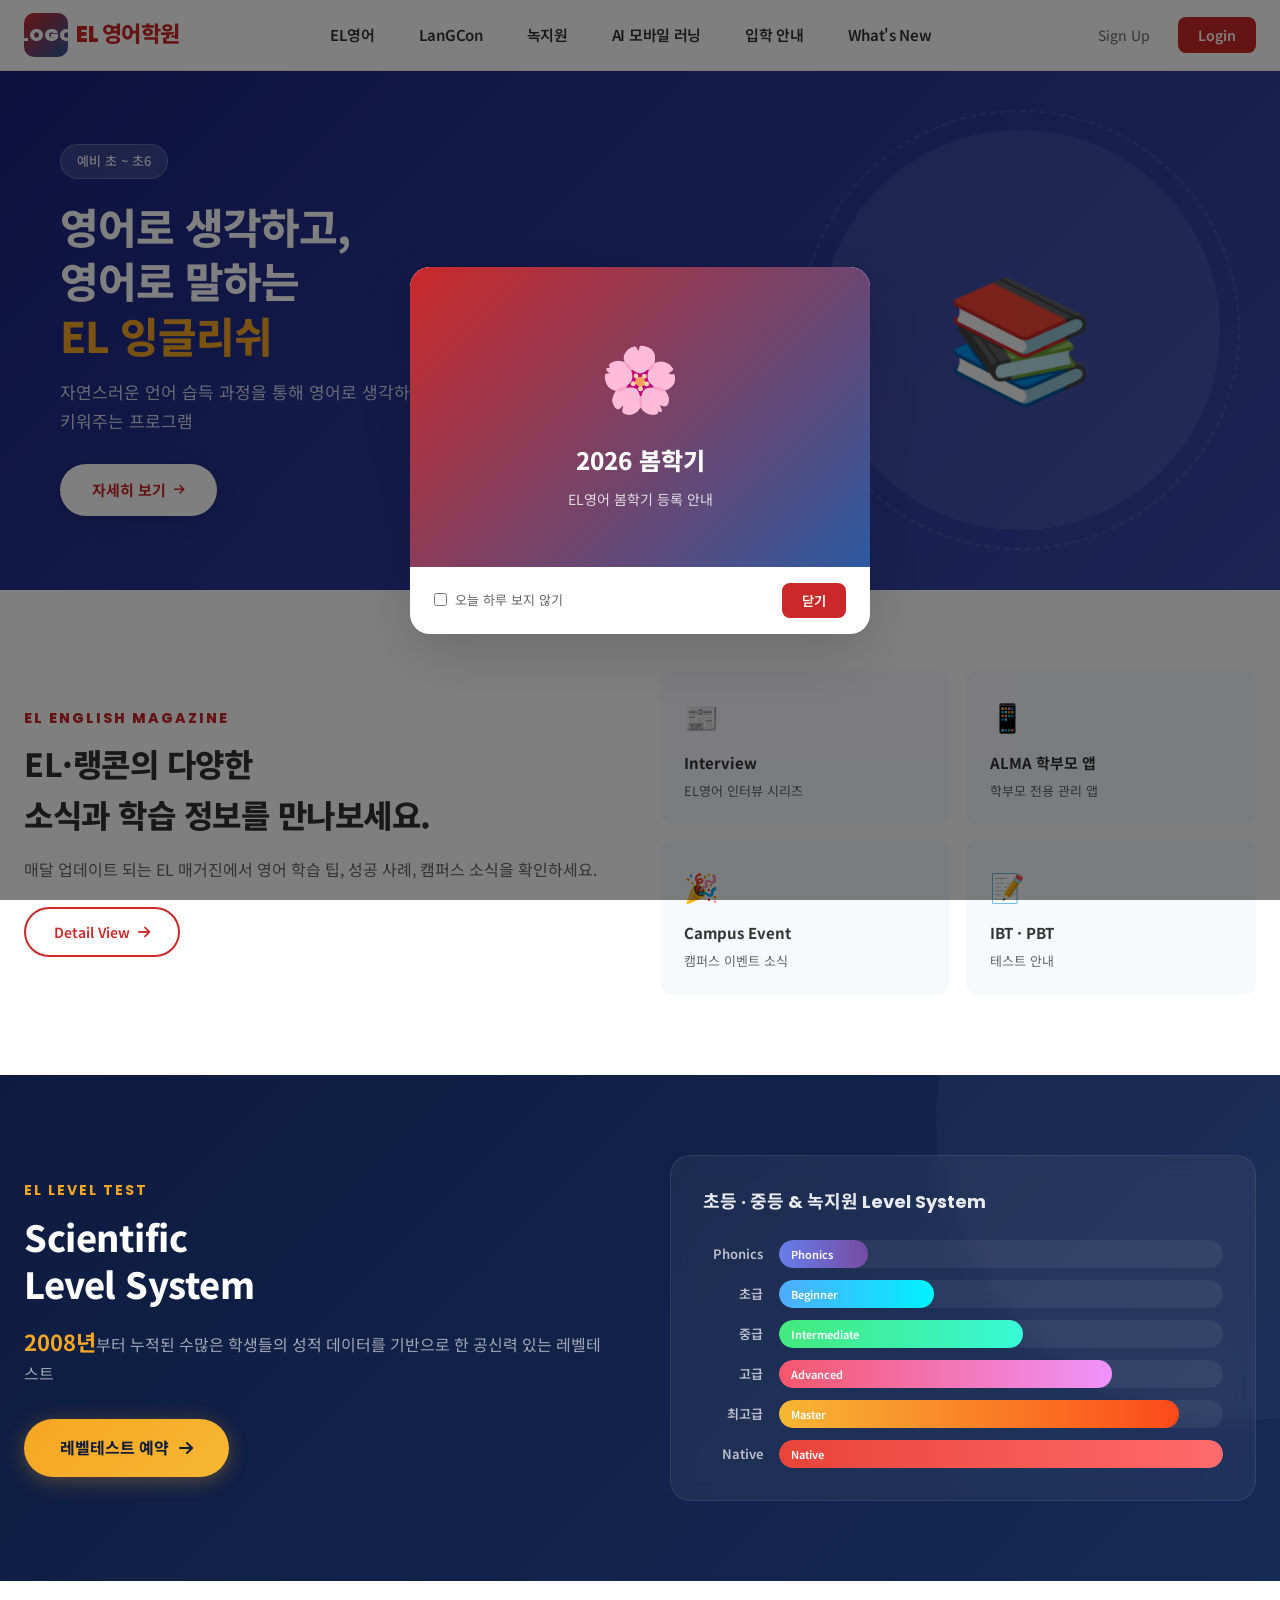
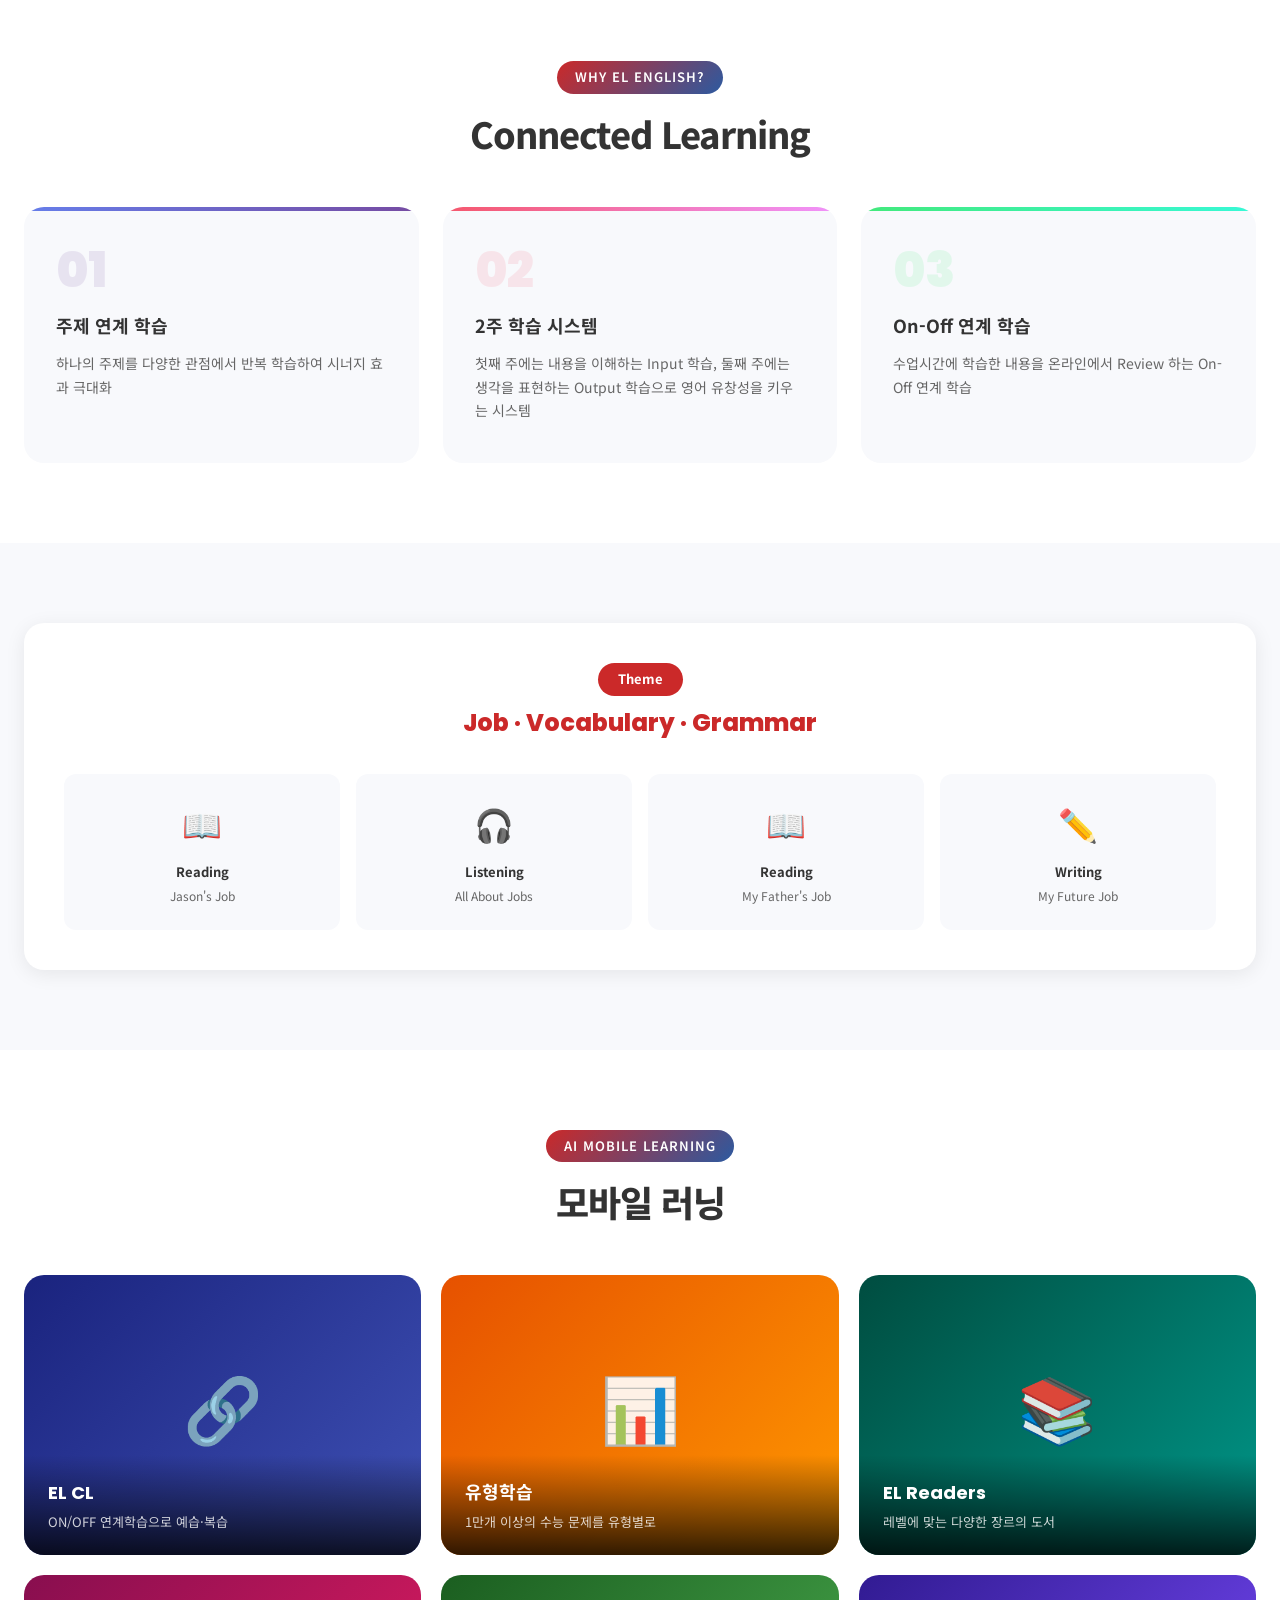
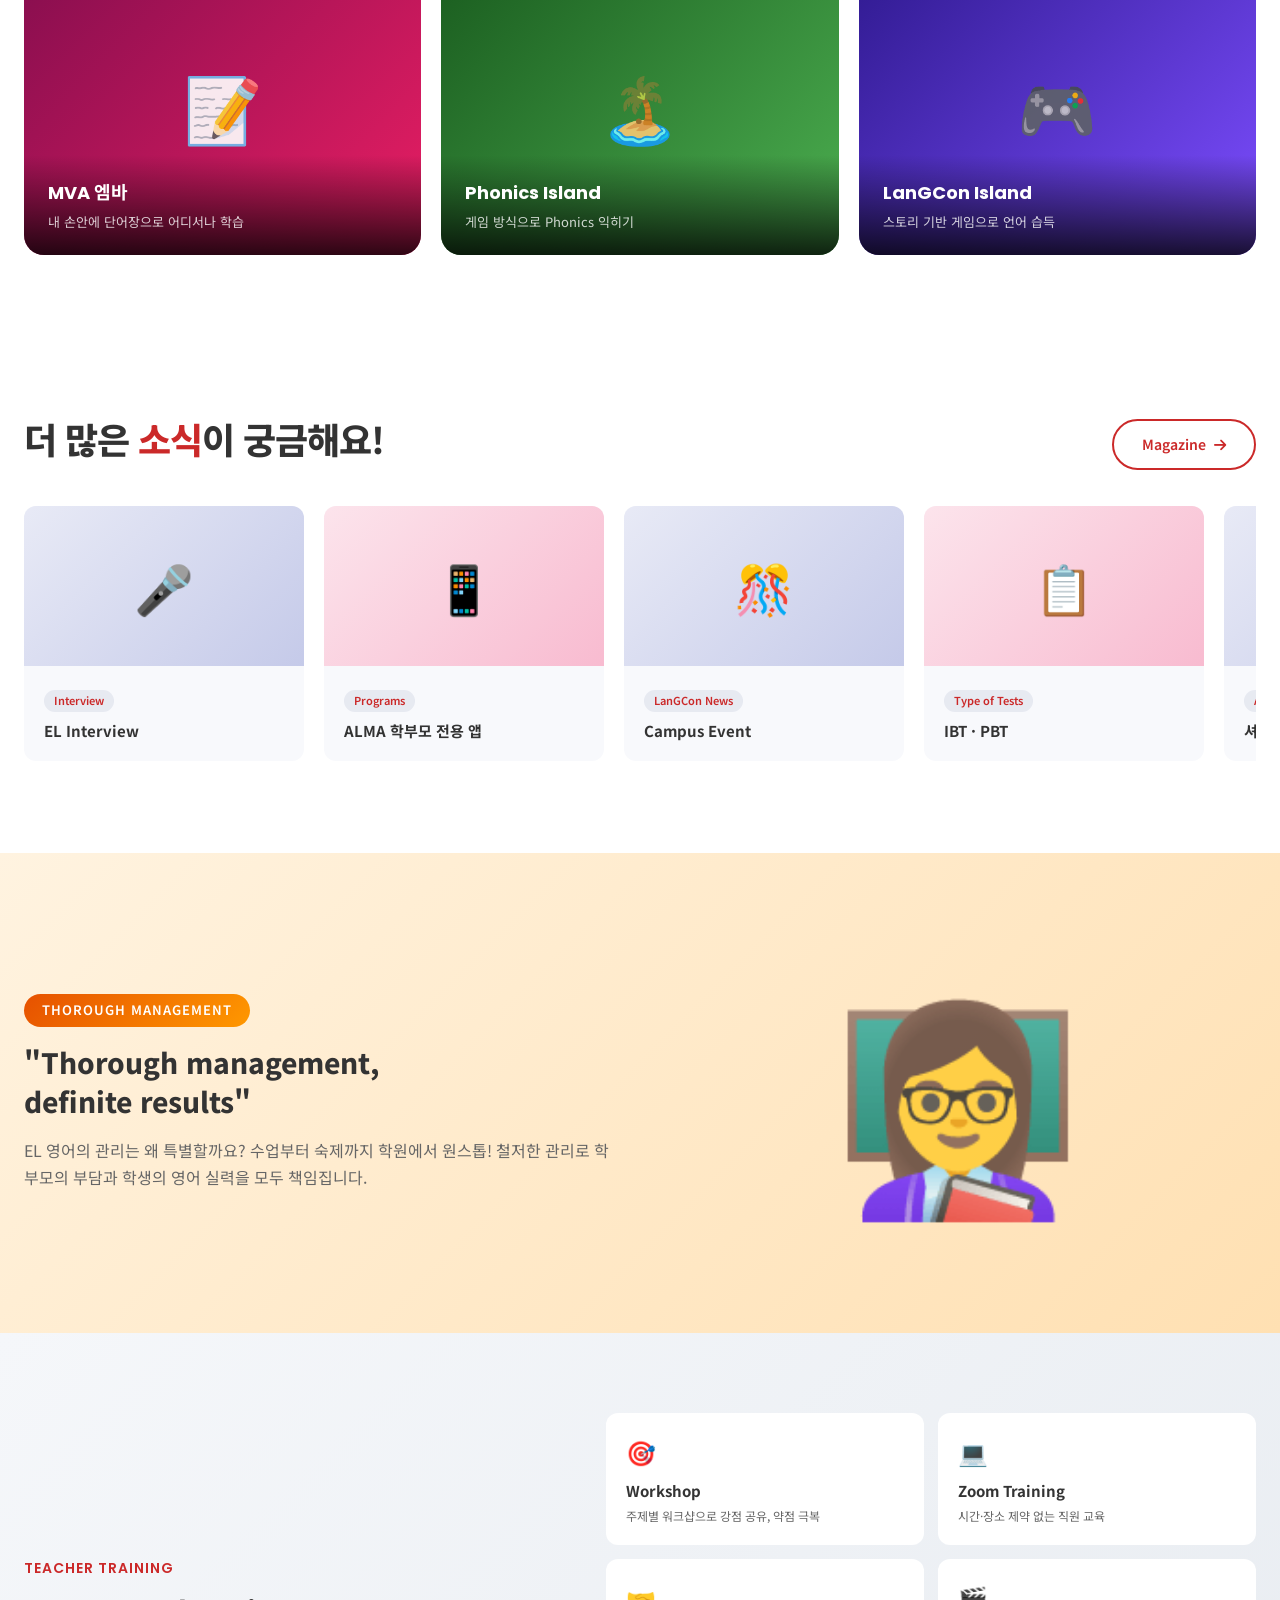
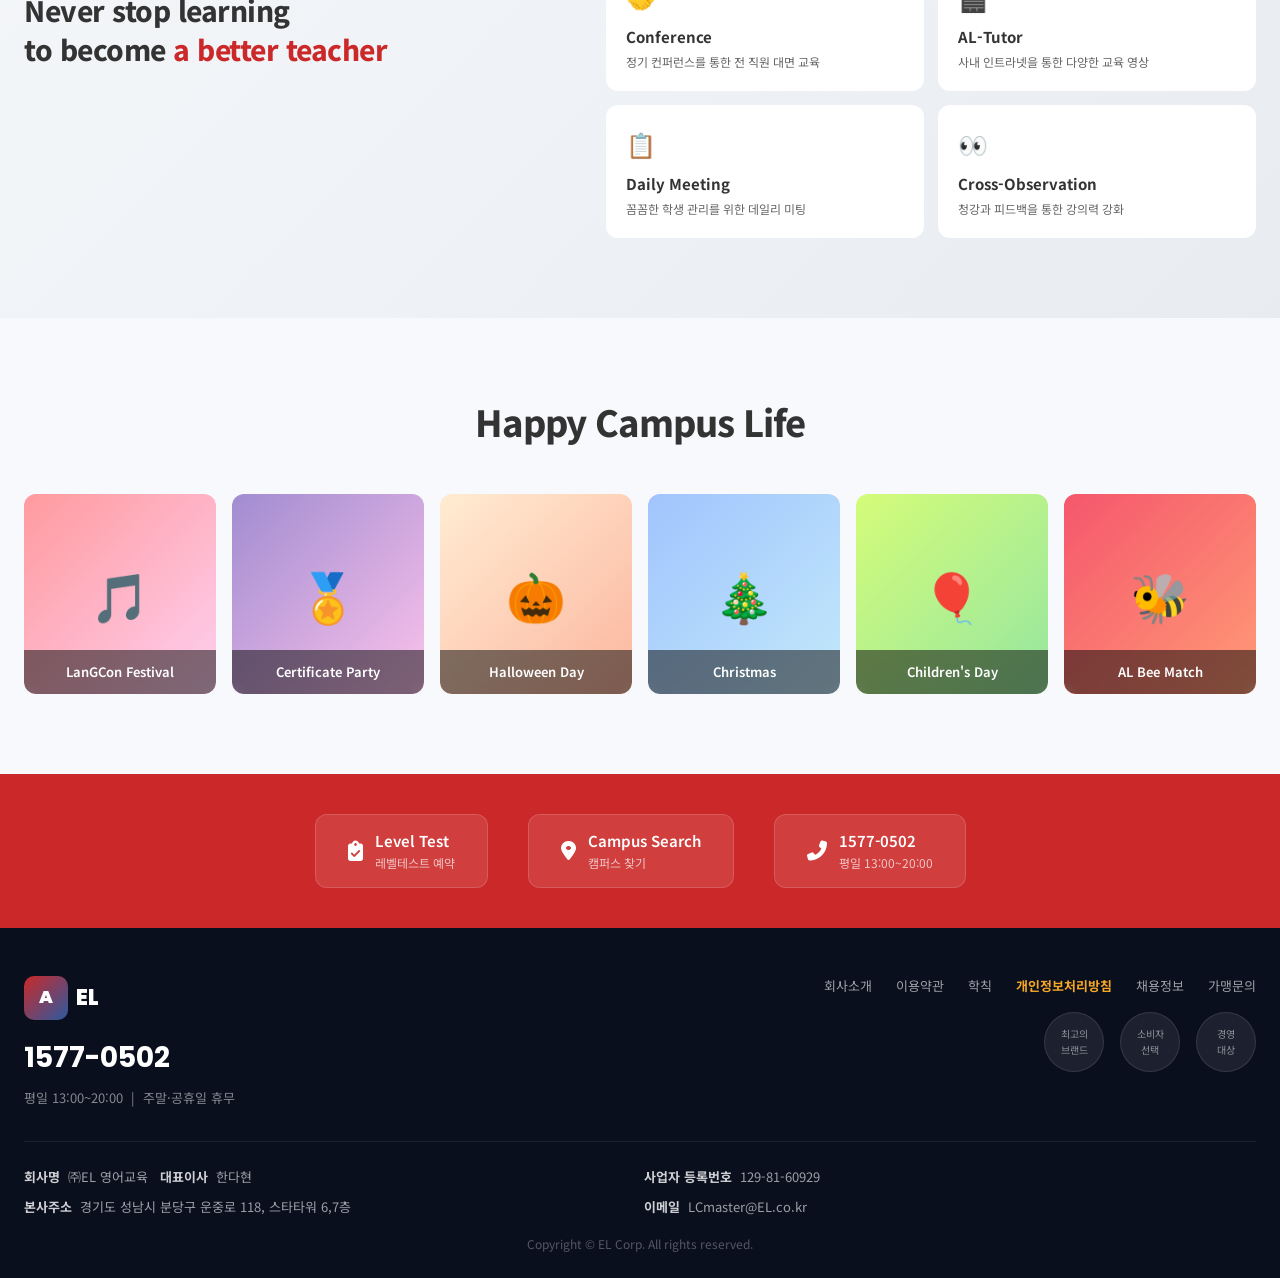
<file: index.html>
<!DOCTYPE html>
<html lang="ko">
<head>
  <meta charset="UTF-8">
  <meta name="viewport" content="width=device-width, initial-scale=1.0">
  <title>EL 영어 - 메인</title>

  <!-- Fonts -->
  <link rel="preconnect" href="https://fonts.googleapis.com">
  <link href="https://fonts.googleapis.com/css2?family=Noto+Sans+KR:wght@300;400;500;700;900&family=Poppins:wght@300;400;500;600;700;800;900&display=swap" rel="stylesheet">

  <!-- Icons -->
  <link rel="stylesheet" href="https://cdnjs.cloudflare.com/ajax/libs/font-awesome/6.4.0/css/all.min.css">

  <!-- Styles -->
  <link rel="stylesheet" href="css/variables.css">
  <link rel="stylesheet" href="css/reset.css">
  <link rel="stylesheet" href="css/layout.css">
  <link rel="stylesheet" href="css/header.css">
  <link rel="stylesheet" href="css/hero.css">
  <link rel="stylesheet" href="css/sections.css">
  <link rel="stylesheet" href="css/cards.css">
  <link rel="stylesheet" href="css/footer.css">
  <link rel="stylesheet" href="css/components.css">
  <link rel="stylesheet" href="css/animations.css">
  <link rel="stylesheet" href="css/responsive.css">
</head>
<body>

  <!-- ========== POPUP ========== -->
  <div class="popup-overlay" id="popup">
    <div class="popup">
      <div class="popup-img">
        <div>
          <div class="popup-emoji">🌸</div>
          <div class="popup-title">2026 봄학기</div>
          <div class="popup-subtitle">EL영어 봄학기 등록 안내</div>
        </div>
      </div>
      <div class="popup-bottom">
        <label class="popup-check">
          <input type="checkbox" id="popupNoShow">오늘 하루 보지 않기
        </label>
        <button class="popup-close" id="popupCloseBtn">닫기</button>
      </div>
    </div>
  </div>

  <!-- ========== HEADER ========== -->
  <div data-include="components/header.html"></div>

  <!-- ========== HERO ========== -->
  <section class="hero">
    <div class="hero-slider" id="heroSlider">
      <div class="hero-slide hero-slide--langcon">
        <div class="hero-content">
          <div class="hero-badge">예비 초 ~ 초6</div>
          <h1 class="hero-title">영어로 생각하고,<br>영어로 말하는<br><span>EL 잉글리쉬</span></h1>
          <p class="hero-desc">자연스러운 언어 습득 과정을 통해 영어로 생각하고 표현하는 능력을 키워주는 프로그램</p>
          <a href="#" class="hero-cta">자세히 보기 <i class="fas fa-arrow-right"></i></a>
        </div>
        <div class="hero-visual">
          <div class="hero-circle"><span class="hero-emoji">📚</span></div>
        </div>
      </div>
      <div class="hero-slide hero-slide--elementary">
        <div class="hero-content">
          <div class="hero-badge">초 1 ~ 초 6</div>
          <h1 class="hero-title">유창성과 창의력을<br>동시에 키우는<br><span>EL 초등</span></h1>
          <p class="hero-desc">Connected Learning으로 영어 유창성과 창의적 사고력을 동시에 성장시킵니다</p>
          <a href="#" class="hero-cta">자세히 보기 <i class="fas fa-arrow-right"></i></a>
        </div>
        <div class="hero-visual">
          <div class="hero-circle"><span class="hero-emoji">🎓</span></div>
        </div>
      </div>
      <div class="hero-slide hero-slide--ivyon">
        <div class="hero-content">
          <div class="hero-badge">예비 중 ~ 중 3</div>
          <h1 class="hero-title">특목에서<br>아이비리그까지<br><span>EL 초중등 Ivy ON</span></h1>
          <p class="hero-desc">체계적인 학습 시스템으로 특목고부터 아이비리그까지 꿈을 현실로 만들어 드립니다</p>
          <a href="#" class="hero-cta">자세히 보기 <i class="fas fa-arrow-right"></i></a>
        </div>
        <div class="hero-visual">
          <div class="hero-circle"><span class="hero-emoji">🏆</span></div>
        </div>
      </div>
      <div class="hero-slide hero-slide--nokjiwon">
        <div class="hero-content">
          <div class="hero-badge">초 4 ~ 중 3</div>
          <h1 class="hero-title">최상위 1%<br>MASTER CLASS<br><span>녹지원</span></h1>
          <p class="hero-desc">최상위 영어 실력을 갖춘 학생들을 위한 프리미엄 마스터 클래스 프로그램</p>
          <a href="#" class="hero-cta">자세히 보기 <i class="fas fa-arrow-right"></i></a>
        </div>
        <div class="hero-visual">
          <div class="hero-circle"><span class="hero-emoji">⭐</span></div>
        </div>
      </div>
    </div>
    <div class="hero-dots" id="heroDots">
      <button class="hero-dot active" data-slide="0"></button>
      <button class="hero-dot" data-slide="1"></button>
      <button class="hero-dot" data-slide="2"></button>
      <button class="hero-dot" data-slide="3"></button>
    </div>
  </section>

  <!-- ========== MAGAZINE ========== -->
  <section class="section magazine">
    <div class="section-inner">
      <div class="magazine-row">
        <div class="magazine-left fade-up">
          <div class="magazine-label">EL English Magazine</div>
          <h2 class="magazine-title">EL·랭콘의 다양한<br>소식과 학습 정보를 만나보세요.</h2>
          <p class="magazine-subtitle">매달 업데이트 되는 EL 매거진에서 영어 학습 팁, 성공 사례, 캠퍼스 소식을 확인하세요.</p>
          <a href="#" class="btn-outline">Detail View <i class="fas fa-arrow-right"></i></a>
        </div>
        <div class="magazine-right fade-up delay-2">
          <div class="magazine-cards">
            <div class="magazine-card">
              <div class="mc-icon">📰</div>
              <div class="mc-title">Interview</div>
              <div class="mc-desc">EL영어 인터뷰 시리즈</div>
            </div>
            <div class="magazine-card">
              <div class="mc-icon">📱</div>
              <div class="mc-title">ALMA 학부모 앱</div>
              <div class="mc-desc">학부모 전용 관리 앱</div>
            </div>
            <div class="magazine-card">
              <div class="mc-icon">🎉</div>
              <div class="mc-title">Campus Event</div>
              <div class="mc-desc">캠퍼스 이벤트 소식</div>
            </div>
            <div class="magazine-card">
              <div class="mc-icon">📝</div>
              <div class="mc-title">IBT · PBT</div>
              <div class="mc-desc">테스트 안내</div>
            </div>
          </div>
        </div>
      </div>
    </div>
  </section>

  <!-- ========== LEVEL TEST ========== -->
  <section class="section leveltest">
    <div class="section-inner">
      <div class="leveltest-row">
        <div class="leveltest-left fade-up">
          <div class="lt-label">EL Level Test</div>
          <h2 class="lt-title">Scientific<br>Level System</h2>
          <p class="lt-since"><strong>2008년</strong>부터 누적된 수많은 학생들의 성적 데이터를 기반으로 한 공신력 있는 레벨테스트</p>
          <a href="#" class="lt-btn">레벨테스트 예약 <i class="fas fa-arrow-right"></i></a>
        </div>
        <div class="leveltest-right fade-up delay-2">
          <div class="level-chart">
            <div class="chart-title">초등 · 중등 & 녹지원 Level System</div>
            <div class="level-bars">
              <div class="level-bar">
                <div class="level-name">Phonics</div>
                <div class="level-track"><div class="level-fill lv1">Phonics</div></div>
              </div>
              <div class="level-bar">
                <div class="level-name">초급</div>
                <div class="level-track"><div class="level-fill lv2">Beginner</div></div>
              </div>
              <div class="level-bar">
                <div class="level-name">중급</div>
                <div class="level-track"><div class="level-fill lv3">Intermediate</div></div>
              </div>
              <div class="level-bar">
                <div class="level-name">고급</div>
                <div class="level-track"><div class="level-fill lv4">Advanced</div></div>
              </div>
              <div class="level-bar">
                <div class="level-name">최고급</div>
                <div class="level-track"><div class="level-fill lv5">Master</div></div>
              </div>
              <div class="level-bar">
                <div class="level-name">Native</div>
                <div class="level-track"><div class="level-fill lv6">Native</div></div>
              </div>
            </div>
          </div>
        </div>
      </div>
    </div>
  </section>

  <!-- ========== WHY EL ========== -->
  <section class="section why-EL">
    <div class="section-inner">
      <div class="section-header">
        <div class="section-label">Why EL English?</div>
        <h2 class="section-title">Connected Learning</h2>
      </div>
      <div class="why-cards">
        <div class="why-card fade-up">
          <div class="why-num">01</div>
          <h3 class="why-card-title">주제 연계 학습</h3>
          <p class="why-card-desc">하나의 주제를 다양한 관점에서 반복 학습하여 시너지 효과 극대화</p>
        </div>
        <div class="why-card fade-up delay-1">
          <div class="why-num">02</div>
          <h3 class="why-card-title">2주 학습 시스템</h3>
          <p class="why-card-desc">첫째 주에는 내용을 이해하는 Input 학습, 둘째 주에는 생각을 표현하는 Output 학습으로 영어 유창성을 키우는 시스템</p>
        </div>
        <div class="why-card fade-up delay-2">
          <div class="why-num">03</div>
          <h3 class="why-card-title">On-Off 연계 학습</h3>
          <p class="why-card-desc">수업시간에 학습한 내용을 온라인에서 Review 하는 On-Off 연계 학습</p>
        </div>
      </div>
    </div>
  </section>

  <!-- ========== CONNECTED LEARNING ========== -->
  <section class="section connected">
    <div class="section-inner">
      <div class="connected-visual fade-up">
        <div class="cl-theme">
          <div class="cl-theme-label">Theme</div>
          <div class="cl-theme-word">Job · Vocabulary · Grammar</div>
        </div>
        <div class="cl-grid">
          <div class="cl-item">
            <div class="cl-item-icon">📖</div>
            <div class="cl-item-label">Reading</div>
            <div class="cl-item-sub">Jason's Job</div>
          </div>
          <div class="cl-item">
            <div class="cl-item-icon">🎧</div>
            <div class="cl-item-label">Listening</div>
            <div class="cl-item-sub">All About Jobs</div>
          </div>
          <div class="cl-item">
            <div class="cl-item-icon">📖</div>
            <div class="cl-item-label">Reading</div>
            <div class="cl-item-sub">My Father's Job</div>
          </div>
          <div class="cl-item">
            <div class="cl-item-icon">✏️</div>
            <div class="cl-item-label">Writing</div>
            <div class="cl-item-sub">My Future Job</div>
          </div>
        </div>
      </div>
    </div>
  </section>

  <!-- ========== MOBILE LEARNING ========== -->
  <section class="section mobile-learning">
    <div class="section-inner">
      <div class="section-header">
        <div class="section-label">AI Mobile Learning</div>
        <h2 class="section-title">모바일 러닝</h2>
      </div>
      <div class="ml-grid">
        <div class="ml-card fade-up">
          <div class="ml-card-bg"><span class="ml-card-emoji">🔗</span></div>
          <div class="ml-card-content">
            <div class="ml-card-name">EL CL</div>
            <div class="ml-card-desc">ON/OFF 연계학습으로 예습·복습</div>
          </div>
        </div>
        <div class="ml-card fade-up delay-1">
          <div class="ml-card-bg"><span class="ml-card-emoji">📊</span></div>
          <div class="ml-card-content">
            <div class="ml-card-name">유형학습</div>
            <div class="ml-card-desc">1만개 이상의 수능 문제를 유형별로</div>
          </div>
        </div>
        <div class="ml-card fade-up delay-2">
          <div class="ml-card-bg"><span class="ml-card-emoji">📚</span></div>
          <div class="ml-card-content">
            <div class="ml-card-name">EL Readers</div>
            <div class="ml-card-desc">레벨에 맞는 다양한 장르의 도서</div>
          </div>
        </div>
        <div class="ml-card fade-up delay-1">
          <div class="ml-card-bg"><span class="ml-card-emoji">📝</span></div>
          <div class="ml-card-content">
            <div class="ml-card-name">MVA 엠바</div>
            <div class="ml-card-desc">내 손안에 단어장으로 어디서나 학습</div>
          </div>
        </div>
        <div class="ml-card fade-up delay-2">
          <div class="ml-card-bg"><span class="ml-card-emoji">🏝️</span></div>
          <div class="ml-card-content">
            <div class="ml-card-name">Phonics Island</div>
            <div class="ml-card-desc">게임 방식으로 Phonics 익히기</div>
          </div>
        </div>
        <div class="ml-card fade-up delay-3">
          <div class="ml-card-bg"><span class="ml-card-emoji">🎮</span></div>
          <div class="ml-card-content">
            <div class="ml-card-name">LanGCon Island</div>
            <div class="ml-card-desc">스토리 기반 게임으로 언어 습득</div>
          </div>
        </div>
      </div>
    </div>
  </section>

  <!-- ========== NEWS ========== -->
  <section class="section news">
    <div class="section-inner">
      <div class="news-header">
        <h2 class="section-title">더 많은 <em>소식</em>이 궁금해요!</h2>
        <a href="#" class="btn-outline">Magazine <i class="fas fa-arrow-right"></i></a>
      </div>
      <div class="news-scroll">
        <div class="news-card">
          <div class="news-card-img">🎤</div>
          <div class="news-card-body">
            <span class="news-card-tag">Interview</span>
            <div class="news-card-title">EL Interview</div>
          </div>
        </div>
        <div class="news-card">
          <div class="news-card-img">📱</div>
          <div class="news-card-body">
            <span class="news-card-tag">Programs</span>
            <div class="news-card-title">ALMA 학부모 전용 앱</div>
          </div>
        </div>
        <div class="news-card">
          <div class="news-card-img">🎊</div>
          <div class="news-card-body">
            <span class="news-card-tag">LanGCon News</span>
            <div class="news-card-title">Campus Event</div>
          </div>
        </div>
        <div class="news-card">
          <div class="news-card-img">📋</div>
          <div class="news-card-body">
            <span class="news-card-tag">Type of Tests</span>
            <div class="news-card-title">IBT · PBT</div>
          </div>
        </div>
        <div class="news-card">
          <div class="news-card-img">🚌</div>
          <div class="news-card-body">
            <span class="news-card-tag">AL BUS</span>
            <div class="news-card-title">셔틀버스 승하차 알림</div>
          </div>
        </div>
        <div class="news-card">
          <div class="news-card-img">📖</div>
          <div class="news-card-body">
            <span class="news-card-tag">Voca & Grammar</span>
            <div class="news-card-title">MVA & 유형학습</div>
          </div>
        </div>
        <div class="news-card">
          <div class="news-card-img">💬</div>
          <div class="news-card-body">
            <span class="news-card-tag">리얼후기</span>
            <div class="news-card-title">EL 영어·랭콘 리얼후기</div>
          </div>
        </div>
        <div class="news-card">
          <div class="news-card-img">💡</div>
          <div class="news-card-body">
            <span class="news-card-tag">Study Know-how</span>
            <div class="news-card-title">초등영어 영문 꿀팁</div>
          </div>
        </div>
      </div>
    </div>
  </section>

  <!-- ========== MANAGEMENT ========== -->
  <section class="section management">
    <div class="section-inner">
      <div class="management-row">
        <div class="management-left fade-up">
          <div class="section-label section-label--orange">Thorough Management</div>
          <h2 class="mgmt-title">"Thorough management,<br>definite results"</h2>
          <p class="mgmt-desc">EL 영어의 관리는 왜 특별할까요? 수업부터 숙제까지 학원에서 원스톱! 철저한 관리로 학부모의 부담과 학생의 영어 실력을 모두 책임집니다.</p>
        </div>
        <div class="management-right fade-up delay-2">
          <div class="mgmt-emoji">👩‍🏫</div>
        </div>
      </div>
    </div>
  </section>

  <!-- ========== TEACHER ========== -->
  <section class="section teacher">
    <div class="section-inner">
      <div class="teacher-row">
        <div class="teacher-left fade-up">
          <div class="teacher-quote">Teacher Training</div>
          <h2 class="teacher-title">Never stop learning<br>to become <em>a better teacher</em></h2>
        </div>
        <div class="teacher-right fade-up delay-2">
          <div class="teacher-items">
            <div class="teacher-item">
              <div class="ti-icon">🎯</div>
              <div class="ti-name">Workshop</div>
              <div class="ti-desc">주제별 워크샵으로 강점 공유, 약점 극복</div>
            </div>
            <div class="teacher-item">
              <div class="ti-icon">💻</div>
              <div class="ti-name">Zoom Training</div>
              <div class="ti-desc">시간·장소 제약 없는 직원 교육</div>
            </div>
            <div class="teacher-item">
              <div class="ti-icon">🤝</div>
              <div class="ti-name">Conference</div>
              <div class="ti-desc">정기 컨퍼런스를 통한 전 직원 대면 교육</div>
            </div>
            <div class="teacher-item">
              <div class="ti-icon">🎬</div>
              <div class="ti-name">AL-Tutor</div>
              <div class="ti-desc">사내 인트라넷을 통한 다양한 교육 영상</div>
            </div>
            <div class="teacher-item">
              <div class="ti-icon">📋</div>
              <div class="ti-name">Daily Meeting</div>
              <div class="ti-desc">꼼꼼한 학생 관리를 위한 데일리 미팅</div>
            </div>
            <div class="teacher-item">
              <div class="ti-icon">👀</div>
              <div class="ti-name">Cross-Observation</div>
              <div class="ti-desc">청강과 피드백을 통한 강의력 강화</div>
            </div>
          </div>
        </div>
      </div>
    </div>
  </section>

  <!-- ========== HAPPY CAMPUS ========== -->
  <section class="section happy">
    <div class="section-inner">
      <div class="section-header">
        <h2 class="section-title">Happy Campus Life</h2>
      </div>
      <div class="happy-grid">
        <div class="happy-card fade-up">
          <div class="happy-card-bg happy-card-bg--1">🎵</div>
          <div class="happy-card-label">LanGCon Festival</div>
        </div>
        <div class="happy-card fade-up delay-1">
          <div class="happy-card-bg happy-card-bg--2">🏅</div>
          <div class="happy-card-label">Certificate Party</div>
        </div>
        <div class="happy-card fade-up delay-2">
          <div class="happy-card-bg happy-card-bg--3">🎃</div>
          <div class="happy-card-label">Halloween Day</div>
        </div>
        <div class="happy-card fade-up delay-3">
          <div class="happy-card-bg happy-card-bg--4">🎄</div>
          <div class="happy-card-label">Christmas</div>
        </div>
        <div class="happy-card fade-up delay-4">
          <div class="happy-card-bg happy-card-bg--5">🎈</div>
          <div class="happy-card-label">Children's Day</div>
        </div>
        <div class="happy-card fade-up delay-4">
          <div class="happy-card-bg happy-card-bg--6">🐝</div>
          <div class="happy-card-label">AL Bee Match</div>
        </div>
      </div>
    </div>
  </section>

  <!-- ========== QUICK LINKS ========== -->
  <section class="quick-links">
    <div class="section-inner">
      <div class="quick-inner">
        <a href="#" class="quick-link">
          <i class="fas fa-clipboard-check"></i>
          <div>
            <div class="quick-link-text">Level Test</div>
            <div class="quick-link-sub">레벨테스트 예약</div>
          </div>
        </a>
        <a href="#" class="quick-link">
          <i class="fas fa-map-marker-alt"></i>
          <div>
            <div class="quick-link-text">Campus Search</div>
            <div class="quick-link-sub">캠퍼스 찾기</div>
          </div>
        </a>
        <a href="#" class="quick-link">
          <i class="fas fa-phone-alt"></i>
          <div>
            <div class="quick-link-text">1577-0502</div>
            <div class="quick-link-sub">평일 13:00~20:00</div>
          </div>
        </a>
      </div>
    </div>
  </section>

  <!-- ========== FOOTER ========== -->
  <div data-include="components/footer.html"></div>

  <!-- ========== BACK TO TOP ========== -->
  <button class="to-top" id="toTop">
    <i class="fas fa-arrow-up"></i>
  </button>

  <!-- Scripts -->
  <script src="js/popup.js"></script>
  <script src="js/include.js"></script>
  <script src="js/header.js"></script>
  <script src="js/hero-slider.js"></script>
  <script src="js/scroll-animations.js"></script>
  <script src="js/back-to-top.js"></script>
</body>
</html>
</file>
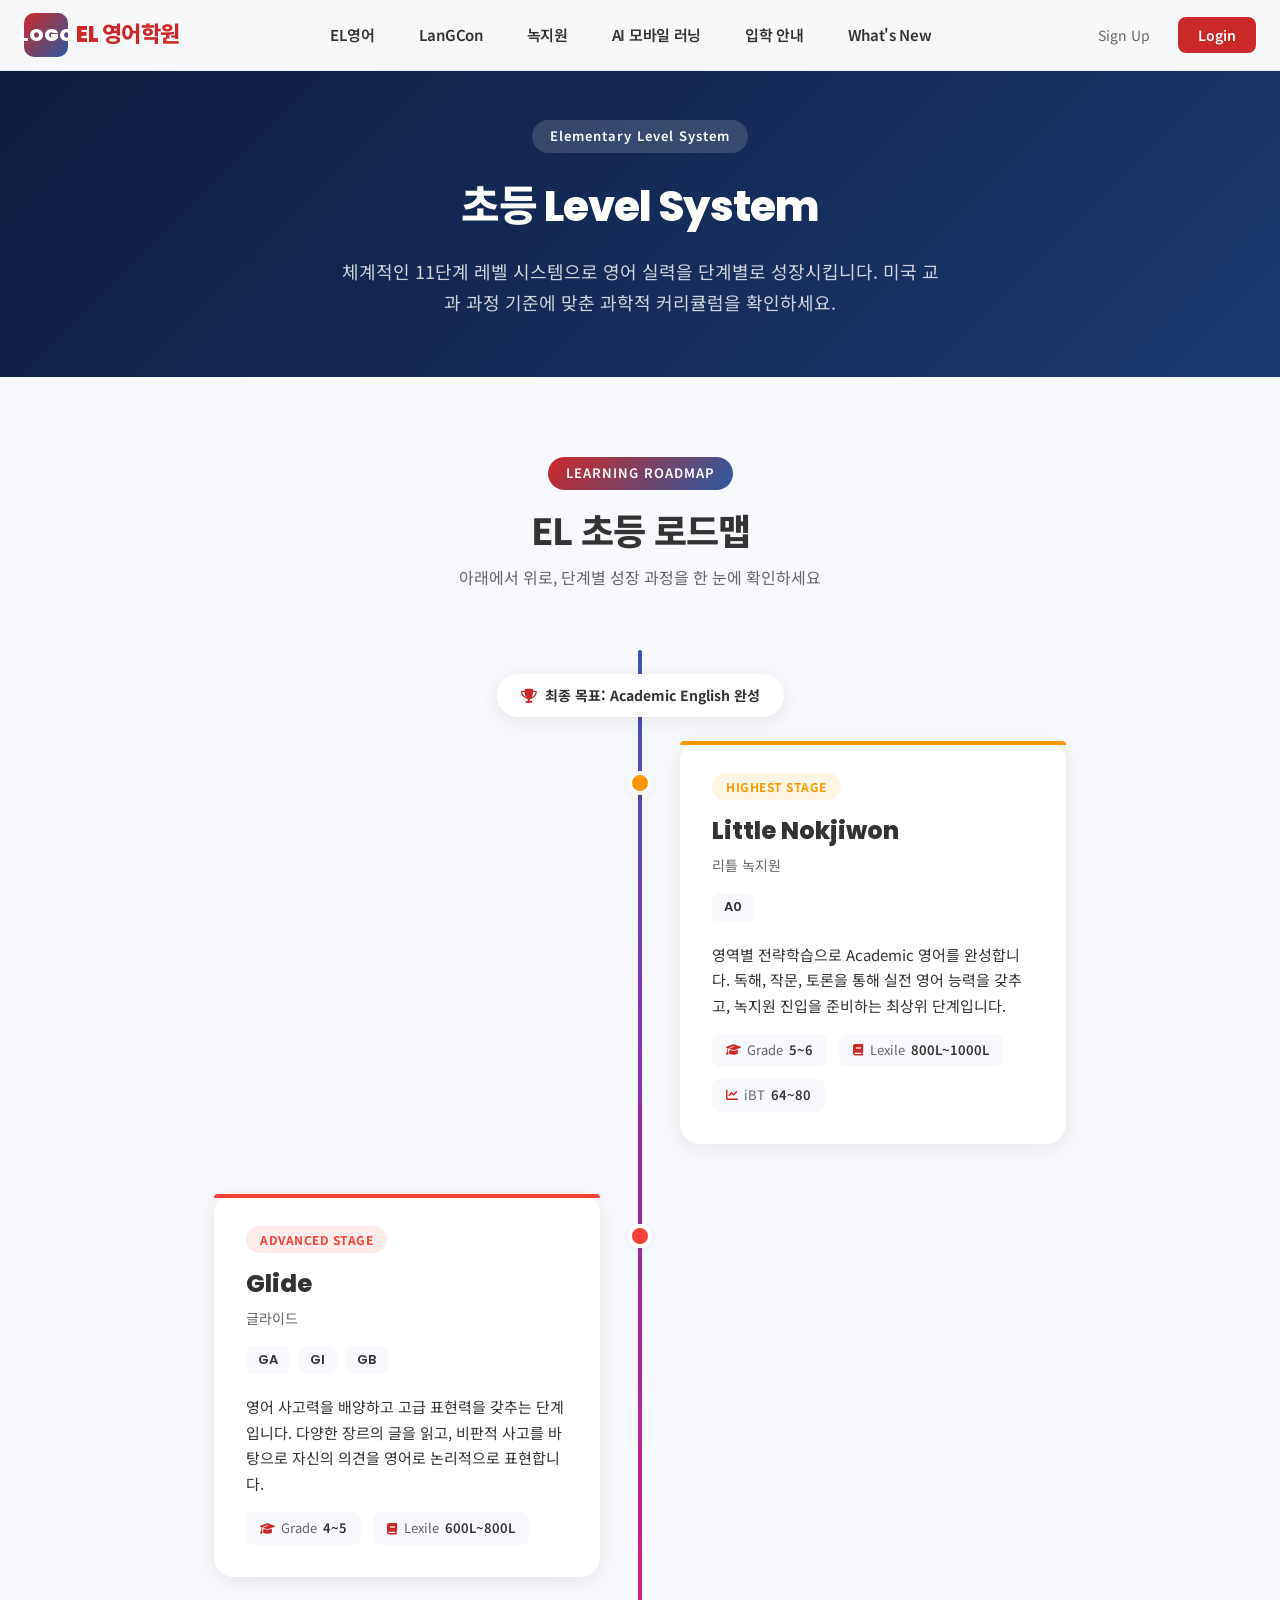
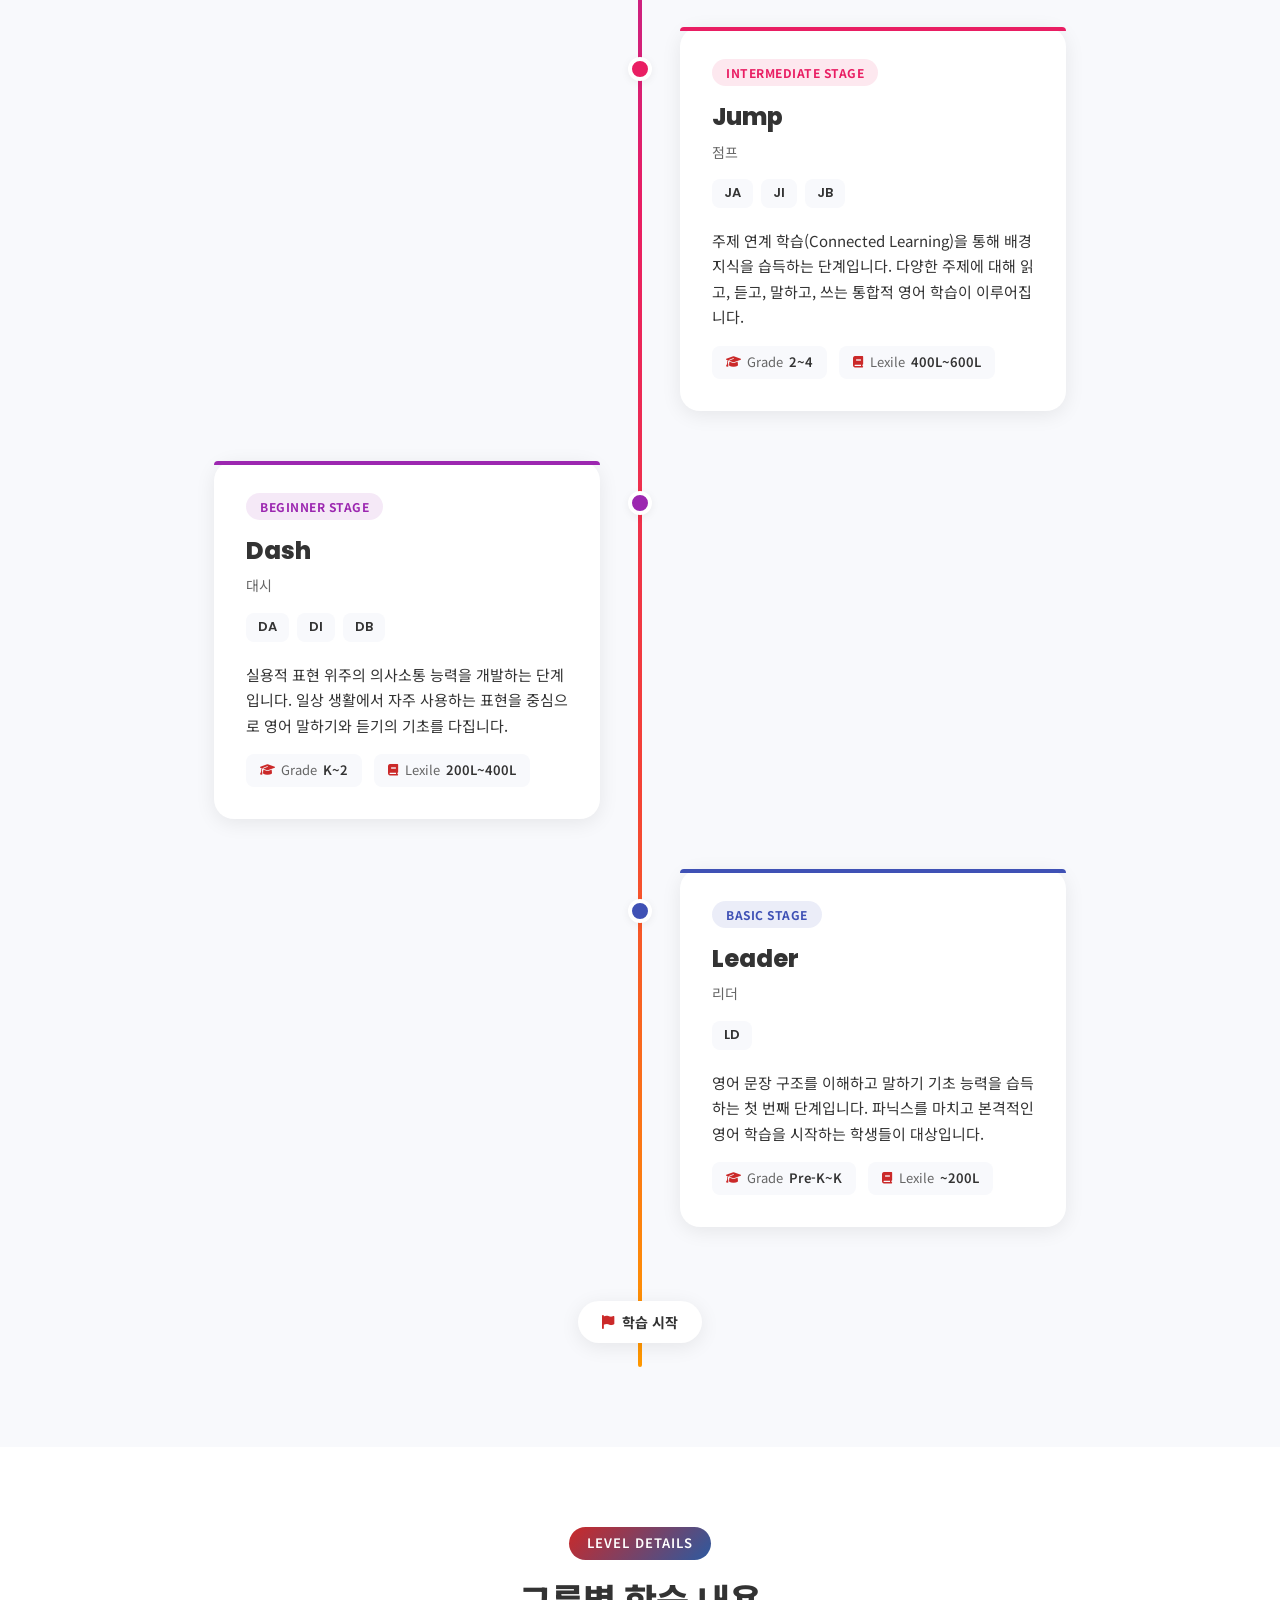
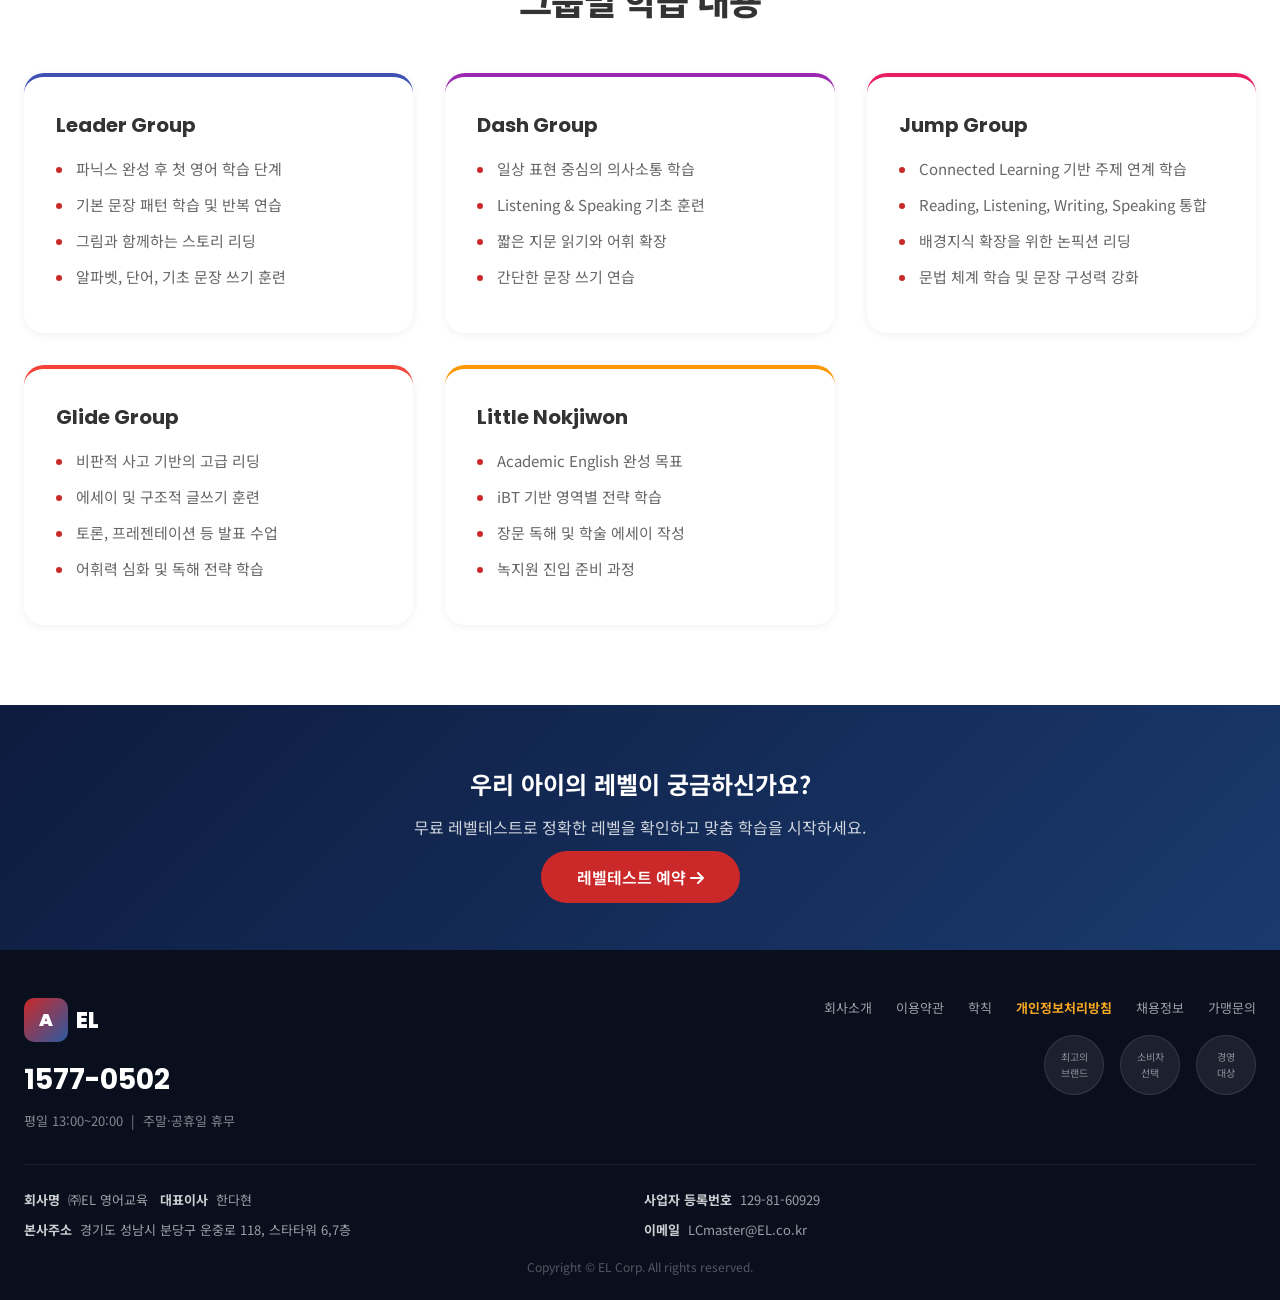
<file: elementary-level.html>
<!DOCTYPE html>
<html lang="ko">
<head>
  <meta charset="UTF-8">
  <meta name="viewport" content="width=device-width, initial-scale=1.0">
  <title>EL 영어 - 초등 Level System</title>

  <!-- Fonts -->
  <link rel="preconnect" href="https://fonts.googleapis.com">
  <link href="https://fonts.googleapis.com/css2?family=Noto+Sans+KR:wght@300;400;500;700;900&family=Poppins:wght@300;400;500;600;700;800;900&display=swap" rel="stylesheet">

  <!-- Icons -->
  <link rel="stylesheet" href="https://cdnjs.cloudflare.com/ajax/libs/font-awesome/6.4.0/css/all.min.css">

  <!-- Styles -->
  <link rel="stylesheet" href="css/variables.css">
  <link rel="stylesheet" href="css/reset.css">
  <link rel="stylesheet" href="css/layout.css">
  <link rel="stylesheet" href="css/header.css">
  <link rel="stylesheet" href="css/footer.css">
  <link rel="stylesheet" href="css/components.css">
  <link rel="stylesheet" href="css/animations.css">
  <link rel="stylesheet" href="css/responsive.css">
  <link rel="stylesheet" href="css/level-system.css">
</head>
<body>

  <!-- ========== HEADER ========== -->
  <div data-include="components/header.html"></div>

  <!-- ========== PAGE HERO ========== -->
  <section class="level-hero">
    <div class="section-inner">
      <div class="level-hero-badge">Elementary Level System</div>
      <h1 class="level-hero-title">초등 Level System</h1>
      <p class="level-hero-desc">체계적인 11단계 레벨 시스템으로 영어 실력을 단계별로 성장시킵니다. 미국 교과 과정 기준에 맞춘 과학적 커리큘럼을 확인하세요.</p>
    </div>
  </section>

  <!-- ========== ROADMAP ========== -->
  <section class="roadmap-section">
    <div class="section-inner">
      <div class="roadmap-header">
        <div class="section-label">Learning Roadmap</div>
        <h2 class="section-title">EL 초등 로드맵</h2>
        <p class="roadmap-subtitle">아래에서 위로, 단계별 성장 과정을 한 눈에 확인하세요</p>
      </div>

      <div class="roadmap-timeline">

        <!-- Direction: Top = Goal -->
        <div class="roadmap-direction">
          <div class="roadmap-direction-label"><i class="fas fa-trophy"></i> 최종 목표: Academic English 완성</div>
        </div>

        <!-- Group 1: Little Nokjiwon (최상위) -->
        <div class="roadmap-group group-nokjiwon">
          <div class="roadmap-dot"></div>
          <div class="roadmap-card">
            <div class="group-badge">HIGHEST STAGE</div>
            <div class="group-name">Little Nokjiwon</div>
            <div class="group-name-kr">리틀 녹지원</div>
            <div class="group-levels">
              <span class="level-tag">A0</span>
            </div>
            <div class="group-goal">영역별 전략학습으로 Academic 영어를 완성합니다. 독해, 작문, 토론을 통해 실전 영어 능력을 갖추고, 녹지원 진입을 준비하는 최상위 단계입니다.</div>
            <div class="group-meta">
              <div class="meta-item"><i class="fas fa-graduation-cap"></i> Grade <strong>5~6</strong></div>
              <div class="meta-item"><i class="fas fa-book"></i> Lexile <strong>800L~1000L</strong></div>
              <div class="meta-item"><i class="fas fa-chart-line"></i> iBT <strong>64~80</strong></div>
            </div>
          </div>
        </div>

        <!-- Group 2: Glide (고급) -->
        <div class="roadmap-group group-glide">
          <div class="roadmap-dot"></div>
          <div class="roadmap-card">
            <div class="group-badge">ADVANCED STAGE</div>
            <div class="group-name">Glide</div>
            <div class="group-name-kr">글라이드</div>
            <div class="group-levels">
              <span class="level-tag">GA</span>
              <span class="level-tag">GI</span>
              <span class="level-tag">GB</span>
            </div>
            <div class="group-goal">영어 사고력을 배양하고 고급 표현력을 갖추는 단계입니다. 다양한 장르의 글을 읽고, 비판적 사고를 바탕으로 자신의 의견을 영어로 논리적으로 표현합니다.</div>
            <div class="group-meta">
              <div class="meta-item"><i class="fas fa-graduation-cap"></i> Grade <strong>4~5</strong></div>
              <div class="meta-item"><i class="fas fa-book"></i> Lexile <strong>600L~800L</strong></div>
            </div>
          </div>
        </div>

        <!-- Group 3: Jump (중급) -->
        <div class="roadmap-group group-jump">
          <div class="roadmap-dot"></div>
          <div class="roadmap-card">
            <div class="group-badge">INTERMEDIATE STAGE</div>
            <div class="group-name">Jump</div>
            <div class="group-name-kr">점프</div>
            <div class="group-levels">
              <span class="level-tag">JA</span>
              <span class="level-tag">JI</span>
              <span class="level-tag">JB</span>
            </div>
            <div class="group-goal">주제 연계 학습(Connected Learning)을 통해 배경지식을 습득하는 단계입니다. 다양한 주제에 대해 읽고, 듣고, 말하고, 쓰는 통합적 영어 학습이 이루어집니다.</div>
            <div class="group-meta">
              <div class="meta-item"><i class="fas fa-graduation-cap"></i> Grade <strong>2~4</strong></div>
              <div class="meta-item"><i class="fas fa-book"></i> Lexile <strong>400L~600L</strong></div>
            </div>
          </div>
        </div>

        <!-- Group 4: Dash (초급) -->
        <div class="roadmap-group group-dash">
          <div class="roadmap-dot"></div>
          <div class="roadmap-card">
            <div class="group-badge">BEGINNER STAGE</div>
            <div class="group-name">Dash</div>
            <div class="group-name-kr">대시</div>
            <div class="group-levels">
              <span class="level-tag">DA</span>
              <span class="level-tag">DI</span>
              <span class="level-tag">DB</span>
            </div>
            <div class="group-goal">실용적 표현 위주의 의사소통 능력을 개발하는 단계입니다. 일상 생활에서 자주 사용하는 표현을 중심으로 영어 말하기와 듣기의 기초를 다집니다.</div>
            <div class="group-meta">
              <div class="meta-item"><i class="fas fa-graduation-cap"></i> Grade <strong>K~2</strong></div>
              <div class="meta-item"><i class="fas fa-book"></i> Lexile <strong>200L~400L</strong></div>
            </div>
          </div>
        </div>

        <!-- Group 5: Leader (입문) -->
        <div class="roadmap-group group-leader">
          <div class="roadmap-dot"></div>
          <div class="roadmap-card">
            <div class="group-badge">BASIC STAGE</div>
            <div class="group-name">Leader</div>
            <div class="group-name-kr">리더</div>
            <div class="group-levels">
              <span class="level-tag">LD</span>
            </div>
            <div class="group-goal">영어 문장 구조를 이해하고 말하기 기초 능력을 습득하는 첫 번째 단계입니다. 파닉스를 마치고 본격적인 영어 학습을 시작하는 학생들이 대상입니다.</div>
            <div class="group-meta">
              <div class="meta-item"><i class="fas fa-graduation-cap"></i> Grade <strong>Pre-K~K</strong></div>
              <div class="meta-item"><i class="fas fa-book"></i> Lexile <strong>~200L</strong></div>
            </div>
          </div>
        </div>

        <!-- Direction: Bottom = Start -->
        <div class="roadmap-direction">
          <div class="roadmap-direction-label"><i class="fas fa-flag"></i> 학습 시작</div>
        </div>

      </div>
    </div>
  </section>

  <!-- ========== DETAIL CARDS ========== -->
  <section class="detail-section">
    <div class="section-inner">
      <div class="detail-header">
        <div class="section-label">Level Details</div>
        <h2 class="section-title">그룹별 학습 내용</h2>
      </div>
    </div>

    <div class="detail-grid">
      <div class="detail-card card-leader">
        <div class="detail-card-title">Leader Group</div>
        <ul class="detail-card-list">
          <li>파닉스 완성 후 첫 영어 학습 단계</li>
          <li>기본 문장 패턴 학습 및 반복 연습</li>
          <li>그림과 함께하는 스토리 리딩</li>
          <li>알파벳, 단어, 기초 문장 쓰기 훈련</li>
        </ul>
      </div>

      <div class="detail-card card-dash">
        <div class="detail-card-title">Dash Group</div>
        <ul class="detail-card-list">
          <li>일상 표현 중심의 의사소통 학습</li>
          <li>Listening & Speaking 기초 훈련</li>
          <li>짧은 지문 읽기와 어휘 확장</li>
          <li>간단한 문장 쓰기 연습</li>
        </ul>
      </div>

      <div class="detail-card card-jump">
        <div class="detail-card-title">Jump Group</div>
        <ul class="detail-card-list">
          <li>Connected Learning 기반 주제 연계 학습</li>
          <li>Reading, Listening, Writing, Speaking 통합</li>
          <li>배경지식 확장을 위한 논픽션 리딩</li>
          <li>문법 체계 학습 및 문장 구성력 강화</li>
        </ul>
      </div>

      <div class="detail-card card-glide">
        <div class="detail-card-title">Glide Group</div>
        <ul class="detail-card-list">
          <li>비판적 사고 기반의 고급 리딩</li>
          <li>에세이 및 구조적 글쓰기 훈련</li>
          <li>토론, 프레젠테이션 등 발표 수업</li>
          <li>어휘력 심화 및 독해 전략 학습</li>
        </ul>
      </div>

      <div class="detail-card card-nokjiwon">
        <div class="detail-card-title">Little Nokjiwon</div>
        <ul class="detail-card-list">
          <li>Academic English 완성 목표</li>
          <li>iBT 기반 영역별 전략 학습</li>
          <li>장문 독해 및 학술 에세이 작성</li>
          <li>녹지원 진입 준비 과정</li>
        </ul>
      </div>
    </div>
  </section>

  <!-- ========== CTA ========== -->
  <section class="level-cta">
    <div class="section-inner">
      <div class="level-cta-title">우리 아이의 레벨이 궁금하신가요?</div>
      <p class="level-cta-desc">무료 레벨테스트로 정확한 레벨을 확인하고 맞춤 학습을 시작하세요.</p>
      <a href="#" class="btn-primary">레벨테스트 예약 <i class="fas fa-arrow-right"></i></a>
    </div>
  </section>

  <!-- ========== FOOTER ========== -->
  <div data-include="components/footer.html"></div>

  <!-- ========== BACK TO TOP ========== -->
  <button class="to-top" id="toTop">
    <i class="fas fa-arrow-up"></i>
  </button>

  <!-- Scripts -->
  <script src="js/include.js"></script>
  <script src="js/header.js"></script>
  <script src="js/scroll-animations.js"></script>
  <script src="js/back-to-top.js"></script>
</body>
</html>
</file>
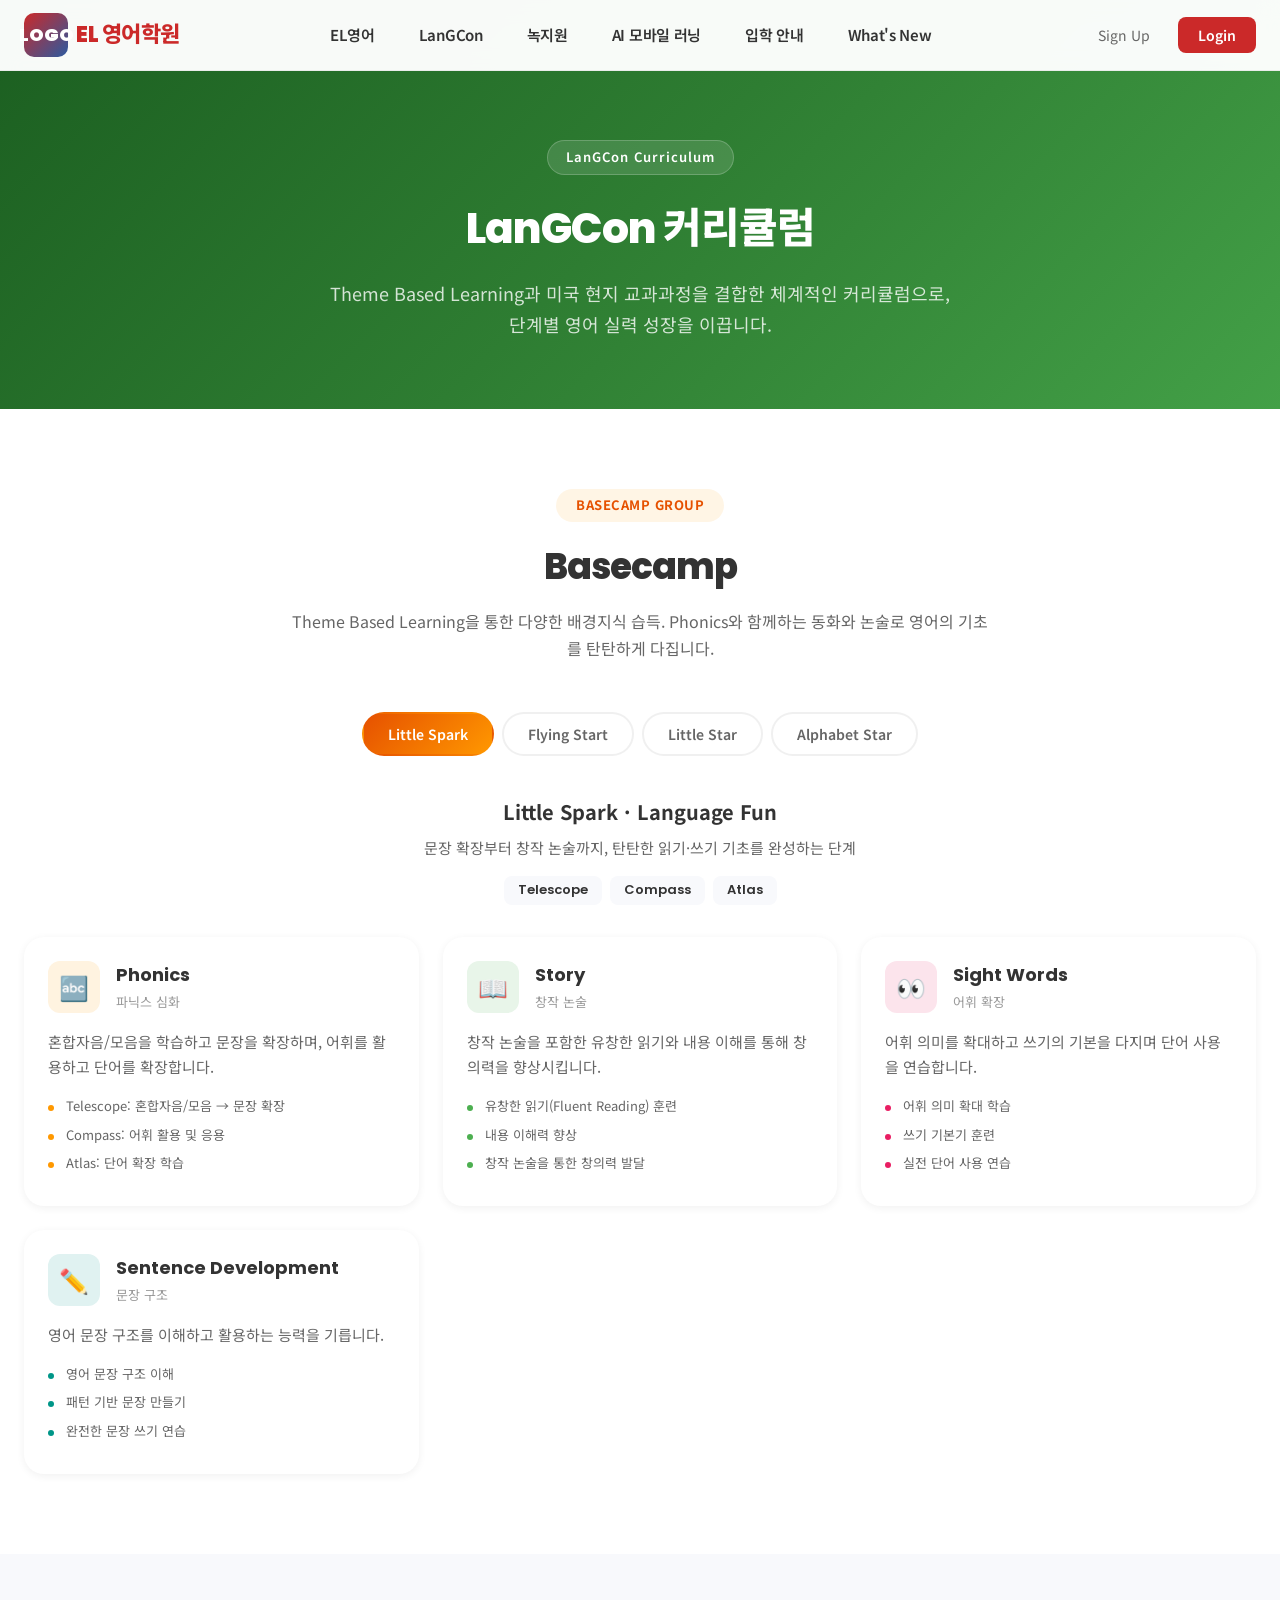
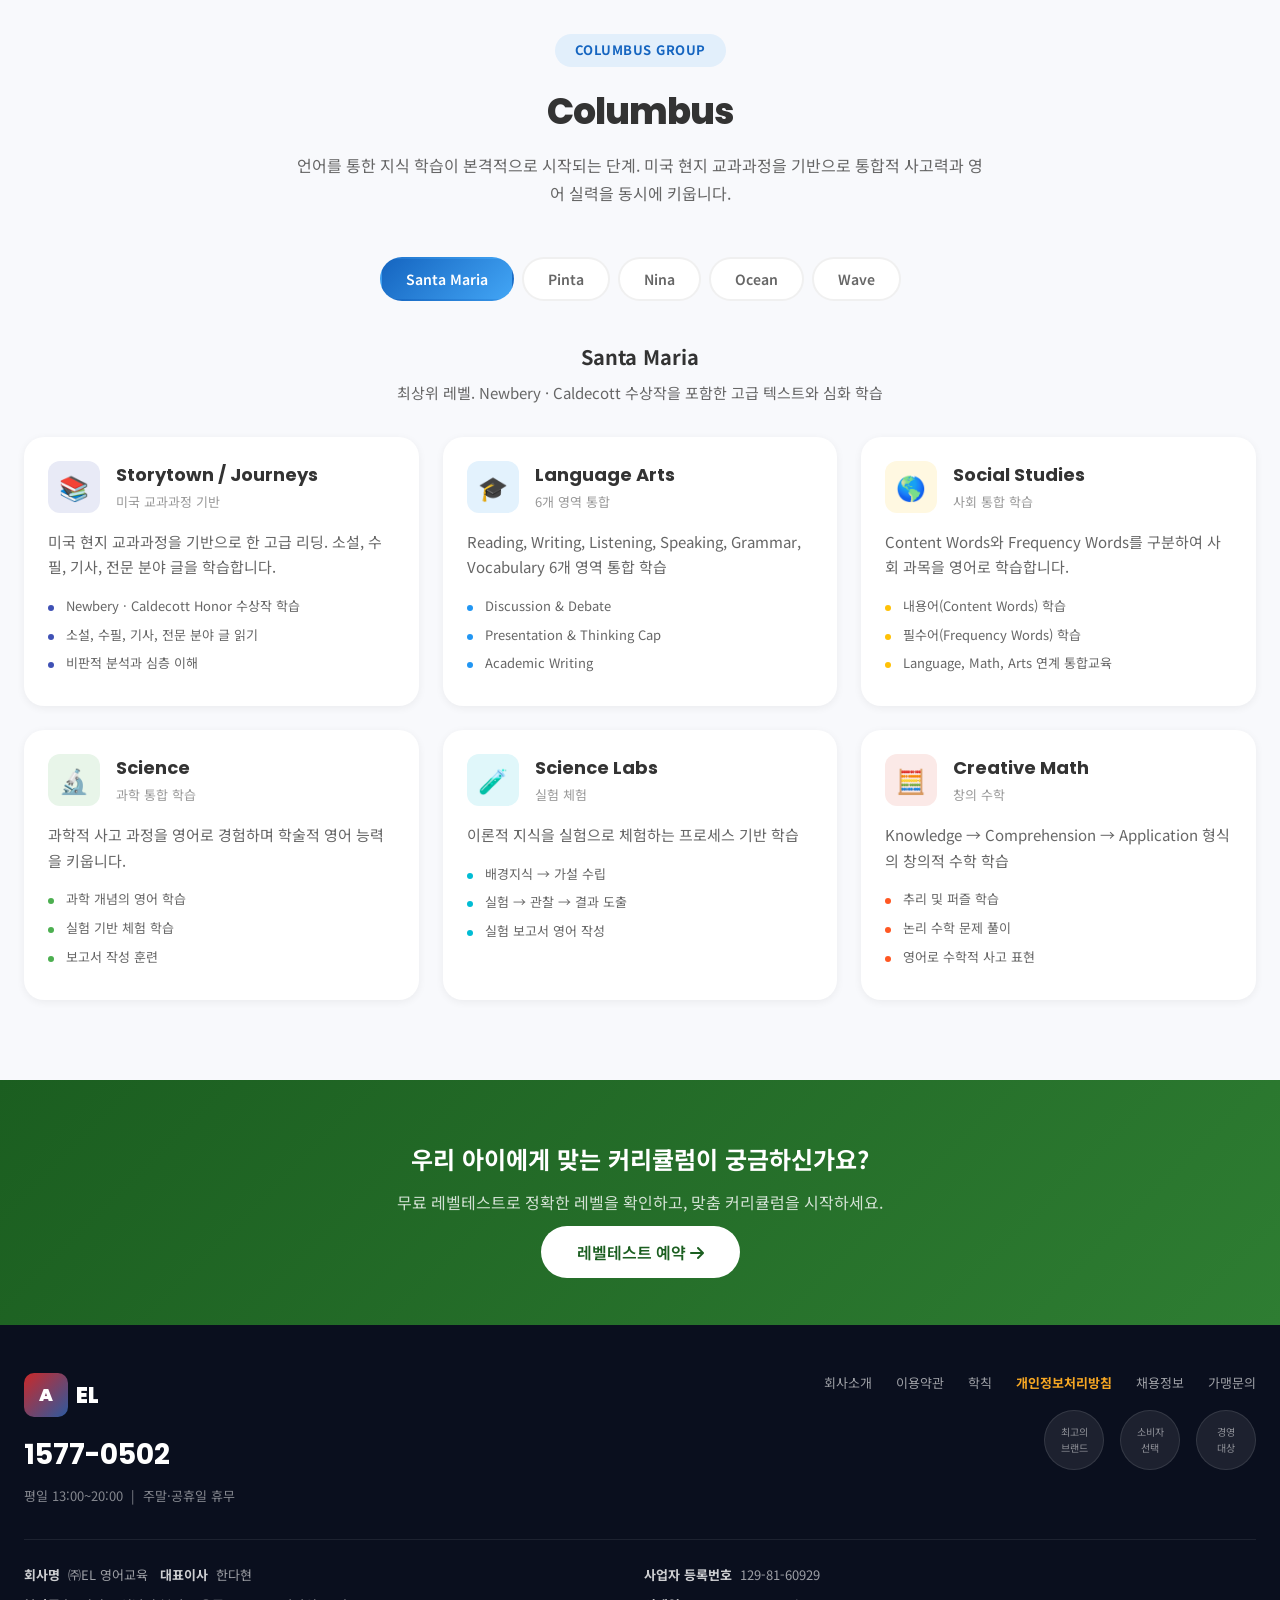
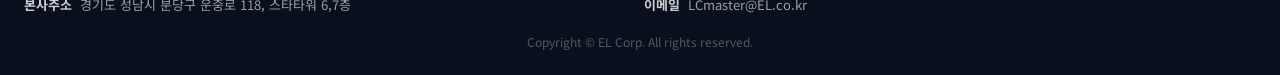
<file: langcon-curriculum.html>
<!DOCTYPE html>
<html lang="ko">
<head>
  <meta charset="UTF-8">
  <meta name="viewport" content="width=device-width, initial-scale=1.0">
  <title>EL 영어 - LanGCon Curriculum</title>

  <!-- Fonts -->
  <link rel="preconnect" href="https://fonts.googleapis.com">
  <link href="https://fonts.googleapis.com/css2?family=Noto+Sans+KR:wght@300;400;500;700;900&family=Poppins:wght@300;400;500;600;700;800;900&display=swap" rel="stylesheet">

  <!-- Icons -->
  <link rel="stylesheet" href="https://cdnjs.cloudflare.com/ajax/libs/font-awesome/6.4.0/css/all.min.css">

  <!-- Styles -->
  <link rel="stylesheet" href="css/variables.css">
  <link rel="stylesheet" href="css/reset.css">
  <link rel="stylesheet" href="css/layout.css">
  <link rel="stylesheet" href="css/header.css">
  <link rel="stylesheet" href="css/footer.css">
  <link rel="stylesheet" href="css/components.css">
  <link rel="stylesheet" href="css/animations.css">
  <link rel="stylesheet" href="css/responsive.css">
  <link rel="stylesheet" href="css/curriculum.css">
</head>
<body>

  <!-- ========== HEADER ========== -->
  <div data-include="components/header.html"></div>

  <!-- ========== HERO ========== -->
  <section class="cur-hero">
    <div class="section-inner">
      <div class="cur-hero-badge">LanGCon Curriculum</div>
      <h1 class="cur-hero-title">LanGCon 커리큘럼</h1>
      <p class="cur-hero-desc">Theme Based Learning과 미국 현지 교과과정을 결합한 체계적인 커리큘럼으로, 단계별 영어 실력 성장을 이끕니다.</p>
    </div>
  </section>

  <!-- ========== BASECAMP GROUP ========== -->
  <section class="cur-group">
    <div class="section-inner">
      <div class="cur-group-header">
        <div class="cur-group-badge cur-group-badge--basecamp">BASECAMP GROUP</div>
        <h2 class="cur-group-title">Basecamp</h2>
        <p class="cur-group-desc">Theme Based Learning을 통한 다양한 배경지식 습득. Phonics와 함께하는 동화와 논술로 영어의 기초를 탄탄하게 다집니다.</p>
      </div>

      <!-- Tabs -->
      <div class="cur-tabs" id="basecampTabs">
        <button class="cur-tab tab--basecamp active" data-panel="bc-littlespark">Little Spark</button>
        <button class="cur-tab tab--basecamp" data-panel="bc-flyingstart">Flying Start</button>
        <button class="cur-tab tab--basecamp" data-panel="bc-littlestar">Little Star</button>
        <button class="cur-tab tab--basecamp" data-panel="bc-alphabetstar">Alphabet Star</button>
      </div>

      <!-- Panel: Little Spark / Language Fun -->
      <div class="cur-panel active" id="bc-littlespark">
        <div class="cur-panel-header">
          <div class="cur-panel-title">Little Spark · Language Fun</div>
          <p class="cur-panel-desc">문장 확장부터 창작 논술까지, 탄탄한 읽기·쓰기 기초를 완성하는 단계</p>
          <div class="cur-level-chips">
            <span class="cur-level-chip">Telescope</span>
            <span class="cur-level-chip">Compass</span>
            <span class="cur-level-chip">Atlas</span>
          </div>
        </div>
        <div class="cur-courses">
          <div class="cur-course course--phonics">
            <div class="cur-course-top">
              <div class="cur-course-icon">🔤</div>
              <div>
                <div class="cur-course-name">Phonics</div>
                <div class="cur-course-name-sub">파닉스 심화</div>
              </div>
            </div>
            <div class="cur-course-body">
              <p class="cur-course-desc">혼합자음/모음을 학습하고 문장을 확장하며, 어휘를 활용하고 단어를 확장합니다.</p>
              <ul class="cur-course-list">
                <li>Telescope: 혼합자음/모음 → 문장 확장</li>
                <li>Compass: 어휘 활용 및 응용</li>
                <li>Atlas: 단어 확장 학습</li>
              </ul>
            </div>
          </div>
          <div class="cur-course course--story">
            <div class="cur-course-top">
              <div class="cur-course-icon">📖</div>
              <div>
                <div class="cur-course-name">Story</div>
                <div class="cur-course-name-sub">창작 논술</div>
              </div>
            </div>
            <div class="cur-course-body">
              <p class="cur-course-desc">창작 논술을 포함한 유창한 읽기와 내용 이해를 통해 창의력을 향상시킵니다.</p>
              <ul class="cur-course-list">
                <li>유창한 읽기(Fluent Reading) 훈련</li>
                <li>내용 이해력 향상</li>
                <li>창작 논술을 통한 창의력 발달</li>
              </ul>
            </div>
          </div>
          <div class="cur-course course--sight">
            <div class="cur-course-top">
              <div class="cur-course-icon">👀</div>
              <div>
                <div class="cur-course-name">Sight Words</div>
                <div class="cur-course-name-sub">어휘 확장</div>
              </div>
            </div>
            <div class="cur-course-body">
              <p class="cur-course-desc">어휘 의미를 확대하고 쓰기의 기본을 다지며 단어 사용을 연습합니다.</p>
              <ul class="cur-course-list">
                <li>어휘 의미 확대 학습</li>
                <li>쓰기 기본기 훈련</li>
                <li>실전 단어 사용 연습</li>
              </ul>
            </div>
          </div>
          <div class="cur-course course--sentence">
            <div class="cur-course-top">
              <div class="cur-course-icon">✏️</div>
              <div>
                <div class="cur-course-name">Sentence Development</div>
                <div class="cur-course-name-sub">문장 구조</div>
              </div>
            </div>
            <div class="cur-course-body">
              <p class="cur-course-desc">영어 문장 구조를 이해하고 활용하는 능력을 기릅니다.</p>
              <ul class="cur-course-list">
                <li>영어 문장 구조 이해</li>
                <li>패턴 기반 문장 만들기</li>
                <li>완전한 문장 쓰기 연습</li>
              </ul>
            </div>
          </div>
        </div>
      </div>

      <!-- Panel: Flying Start -->
      <div class="cur-panel" id="bc-flyingstart">
        <div class="cur-panel-header">
          <div class="cur-panel-title">Flying Start</div>
          <p class="cur-panel-desc">정확한 발음과 배경지식 확장을 통해 본격적인 영어 학습의 기초를 다지는 단계</p>
        </div>
        <div class="cur-courses">
          <div class="cur-course course--language">
            <div class="cur-course-top">
              <div class="cur-course-icon">🗣️</div>
              <div>
                <div class="cur-course-name">Language</div>
                <div class="cur-course-name-sub">언어 기초</div>
              </div>
            </div>
            <div class="cur-course-body">
              <p class="cur-course-desc">정확한 발음, Pattern Drill, Spelling과 완전문장 쓰기를 훈련합니다.</p>
              <ul class="cur-course-list">
                <li>정확한 발음 훈련</li>
                <li>Pattern Drill을 통한 문장 반복</li>
                <li>Spelling 및 완전문장 쓰기</li>
              </ul>
            </div>
          </div>
          <div class="cur-course course--contents">
            <div class="cur-course-top">
              <div class="cur-course-icon">🌍</div>
              <div>
                <div class="cur-course-name">Contents</div>
                <div class="cur-course-name-sub">주제 학습</div>
              </div>
            </div>
            <div class="cur-course-body">
              <p class="cur-course-desc">사회, 과학, 미술, 음악 등 다양한 주제를 통해 배경지식을 넓히고 전략적 읽기를 학습합니다.</p>
              <ul class="cur-course-list">
                <li>사회/과학/미술/음악 주제 배경지식 확장</li>
                <li>Cause & Effect 읽기 전략</li>
                <li>Problem & Solution 읽기 전략</li>
              </ul>
            </div>
          </div>
        </div>
      </div>

      <!-- Panel: Little Star -->
      <div class="cur-panel" id="bc-littlestar">
        <div class="cur-panel-header">
          <div class="cur-panel-title">Little Star</div>
          <p class="cur-panel-desc">단모음/장모음, 자음, 이중자음의 음가를 익히고 흥미로운 스토리로 학습하는 단계</p>
        </div>
        <div class="cur-courses">
          <div class="cur-course course--phonics">
            <div class="cur-course-top">
              <div class="cur-course-icon">🔤</div>
              <div>
                <div class="cur-course-name">Phonics</div>
                <div class="cur-course-name-sub">음가 학습</div>
              </div>
            </div>
            <div class="cur-course-body">
              <p class="cur-course-desc">단모음과 장모음, 자음과 이중자음의 음가를 체계적으로 익힙니다.</p>
              <ul class="cur-course-list">
                <li>단모음/장모음 음가 학습</li>
                <li>자음 및 이중자음 학습</li>
                <li>음가 조합을 통한 읽기 연습</li>
              </ul>
            </div>
          </div>
          <div class="cur-course course--story">
            <div class="cur-course-top">
              <div class="cur-course-icon">📖</div>
              <div>
                <div class="cur-course-name">Contents</div>
                <div class="cur-course-name-sub">스토리 학습</div>
              </div>
            </div>
            <div class="cur-course-body">
              <p class="cur-course-desc">흥미로운 Story를 활용하여 자연스럽게 영어에 노출되고 학습합니다.</p>
              <ul class="cur-course-list">
                <li>흥미로운 Story 기반 학습</li>
                <li>자연스러운 영어 노출</li>
                <li>듣기와 읽기의 통합</li>
              </ul>
            </div>
          </div>
        </div>
      </div>

      <!-- Panel: Alphabet Star -->
      <div class="cur-panel" id="bc-alphabetstar">
        <div class="cur-panel-header">
          <div class="cur-panel-title">Alphabet Star</div>
          <p class="cur-panel-desc">대·소문자 및 음가, 단자음 기초학습과 Chant를 통한 응용학습</p>
        </div>
        <div class="cur-courses">
          <div class="cur-course course--phonics">
            <div class="cur-course-top">
              <div class="cur-course-icon">🔤</div>
              <div>
                <div class="cur-course-name">Alphabet</div>
                <div class="cur-course-name-sub">알파벳 기초</div>
              </div>
            </div>
            <div class="cur-course-body">
              <p class="cur-course-desc">대문자와 소문자, 각 알파벳의 음가를 학습하고 단자음 기초를 다집니다.</p>
              <ul class="cur-course-list">
                <li>대·소문자 인식 및 쓰기</li>
                <li>알파벳 음가 학습</li>
                <li>단자음 기초 학습</li>
              </ul>
            </div>
          </div>
          <div class="cur-course course--contents">
            <div class="cur-course-top">
              <div class="cur-course-icon">🎵</div>
              <div>
                <div class="cur-course-name">Contents</div>
                <div class="cur-course-name-sub">Chant 응용</div>
              </div>
            </div>
            <div class="cur-course-body">
              <p class="cur-course-desc">Chant(챈트)를 통해 알파벳과 음가를 재미있게 반복하고 응용합니다.</p>
              <ul class="cur-course-list">
                <li>Chant를 통한 반복 학습</li>
                <li>리듬과 멜로디로 음가 기억</li>
                <li>놀이 기반 응용 학습</li>
              </ul>
            </div>
          </div>
        </div>
      </div>

    </div>
  </section>

  <!-- ========== COLUMBUS GROUP ========== -->
  <section class="cur-group cur-group--alt">
    <div class="section-inner">
      <div class="cur-group-header">
        <div class="cur-group-badge cur-group-badge--columbus">COLUMBUS GROUP</div>
        <h2 class="cur-group-title">Columbus</h2>
        <p class="cur-group-desc">언어를 통한 지식 학습이 본격적으로 시작되는 단계. 미국 현지 교과과정을 기반으로 통합적 사고력과 영어 실력을 동시에 키웁니다.</p>
      </div>

      <!-- Tabs -->
      <div class="cur-tabs" id="columbusTabs">
        <button class="cur-tab tab--columbus active" data-panel="cb-santamaria">Santa Maria</button>
        <button class="cur-tab tab--columbus" data-panel="cb-pinta">Pinta</button>
        <button class="cur-tab tab--columbus" data-panel="cb-nina">Nina</button>
        <button class="cur-tab tab--columbus" data-panel="cb-ocean">Ocean</button>
        <button class="cur-tab tab--columbus" data-panel="cb-wave">Wave</button>
      </div>

      <!-- Panel: Santa Maria -->
      <div class="cur-panel active" id="cb-santamaria">
        <div class="cur-panel-header">
          <div class="cur-panel-title">Santa Maria</div>
          <p class="cur-panel-desc">최상위 레벨. Newbery · Caldecott 수상작을 포함한 고급 텍스트와 심화 학습</p>
        </div>
        <div class="cur-courses">
          <div class="cur-course course--reading">
            <div class="cur-course-top">
              <div class="cur-course-icon">📚</div>
              <div>
                <div class="cur-course-name">Storytown / Journeys</div>
                <div class="cur-course-name-sub">미국 교과과정 기반</div>
              </div>
            </div>
            <div class="cur-course-body">
              <p class="cur-course-desc">미국 현지 교과과정을 기반으로 한 고급 리딩. 소설, 수필, 기사, 전문 분야 글을 학습합니다.</p>
              <ul class="cur-course-list">
                <li>Newbery · Caldecott Honor 수상작 학습</li>
                <li>소설, 수필, 기사, 전문 분야 글 읽기</li>
                <li>비판적 분석과 심층 이해</li>
              </ul>
            </div>
          </div>
          <div class="cur-course course--language">
            <div class="cur-course-top">
              <div class="cur-course-icon">🎓</div>
              <div>
                <div class="cur-course-name">Language Arts</div>
                <div class="cur-course-name-sub">6개 영역 통합</div>
              </div>
            </div>
            <div class="cur-course-body">
              <p class="cur-course-desc">Reading, Writing, Listening, Speaking, Grammar, Vocabulary 6개 영역 통합 학습</p>
              <ul class="cur-course-list">
                <li>Discussion & Debate</li>
                <li>Presentation & Thinking Cap</li>
                <li>Academic Writing</li>
              </ul>
            </div>
          </div>
          <div class="cur-course course--social">
            <div class="cur-course-top">
              <div class="cur-course-icon">🌎</div>
              <div>
                <div class="cur-course-name">Social Studies</div>
                <div class="cur-course-name-sub">사회 통합 학습</div>
              </div>
            </div>
            <div class="cur-course-body">
              <p class="cur-course-desc">Content Words와 Frequency Words를 구분하여 사회 과목을 영어로 학습합니다.</p>
              <ul class="cur-course-list">
                <li>내용어(Content Words) 학습</li>
                <li>필수어(Frequency Words) 학습</li>
                <li>Language, Math, Arts 연계 통합교육</li>
              </ul>
            </div>
          </div>
          <div class="cur-course course--science">
            <div class="cur-course-top">
              <div class="cur-course-icon">🔬</div>
              <div>
                <div class="cur-course-name">Science</div>
                <div class="cur-course-name-sub">과학 통합 학습</div>
              </div>
            </div>
            <div class="cur-course-body">
              <p class="cur-course-desc">과학적 사고 과정을 영어로 경험하며 학술적 영어 능력을 키웁니다.</p>
              <ul class="cur-course-list">
                <li>과학 개념의 영어 학습</li>
                <li>실험 기반 체험 학습</li>
                <li>보고서 작성 훈련</li>
              </ul>
            </div>
          </div>
          <div class="cur-course course--lab">
            <div class="cur-course-top">
              <div class="cur-course-icon">🧪</div>
              <div>
                <div class="cur-course-name">Science Labs</div>
                <div class="cur-course-name-sub">실험 체험</div>
              </div>
            </div>
            <div class="cur-course-body">
              <p class="cur-course-desc">이론적 지식을 실험으로 체험하는 프로세스 기반 학습</p>
              <ul class="cur-course-list">
                <li>배경지식 → 가설 수립</li>
                <li>실험 → 관찰 → 결과 도출</li>
                <li>실험 보고서 영어 작성</li>
              </ul>
            </div>
          </div>
          <div class="cur-course course--math">
            <div class="cur-course-top">
              <div class="cur-course-icon">🧮</div>
              <div>
                <div class="cur-course-name">Creative Math</div>
                <div class="cur-course-name-sub">창의 수학</div>
              </div>
            </div>
            <div class="cur-course-body">
              <p class="cur-course-desc">Knowledge → Comprehension → Application 형식의 창의적 수학 학습</p>
              <ul class="cur-course-list">
                <li>추리 및 퍼즐 학습</li>
                <li>논리 수학 문제 풀이</li>
                <li>영어로 수학적 사고 표현</li>
              </ul>
            </div>
          </div>
        </div>
      </div>

      <!-- Panel: Pinta -->
      <div class="cur-panel" id="cb-pinta">
        <div class="cur-panel-header">
          <div class="cur-panel-title">Pinta</div>
          <p class="cur-panel-desc">고급 리딩과 통합 학습으로 학술적 영어 기반을 다지는 단계</p>
        </div>
        <div class="cur-courses">
          <div class="cur-course course--reading">
            <div class="cur-course-top">
              <div class="cur-course-icon">📚</div>
              <div>
                <div class="cur-course-name">Storytown / Journeys</div>
                <div class="cur-course-name-sub">미국 교과과정 기반</div>
              </div>
            </div>
            <div class="cur-course-body">
              <p class="cur-course-desc">다양한 장르의 텍스트를 통해 읽기 전략과 이해력을 심화합니다.</p>
              <ul class="cur-course-list">
                <li>다양한 장르 텍스트 학습</li>
                <li>읽기 전략 심화</li>
                <li>주제별 배경지식 확장</li>
              </ul>
            </div>
          </div>
          <div class="cur-course course--language">
            <div class="cur-course-top">
              <div class="cur-course-icon">🎓</div>
              <div>
                <div class="cur-course-name">Language Arts</div>
                <div class="cur-course-name-sub">통합 학습</div>
              </div>
            </div>
            <div class="cur-course-body">
              <p class="cur-course-desc">Speaking, Discussion, Writing 중심의 통합 언어 학습</p>
              <ul class="cur-course-list">
                <li>Speaking & Discussion</li>
                <li>구조적 Writing 훈련</li>
                <li>Grammar & Vocabulary 심화</li>
              </ul>
            </div>
          </div>
          <div class="cur-course course--social">
            <div class="cur-course-top">
              <div class="cur-course-icon">🌎</div>
              <div>
                <div class="cur-course-name">Social Studies / Science</div>
                <div class="cur-course-name-sub">교과 통합</div>
              </div>
            </div>
            <div class="cur-course-body">
              <p class="cur-course-desc">사회·과학 교과를 영어로 학습하며 학술적 어휘와 개념을 습득합니다.</p>
              <ul class="cur-course-list">
                <li>교과 어휘 학습</li>
                <li>영어로 개념 이해 및 표현</li>
                <li>통합 프로젝트 학습</li>
              </ul>
            </div>
          </div>
        </div>
      </div>

      <!-- Panel: Nina -->
      <div class="cur-panel" id="cb-nina">
        <div class="cur-panel-header">
          <div class="cur-panel-title">Nina</div>
          <p class="cur-panel-desc">읽기 유창성과 기초 학술 어휘를 확장하는 중급 단계</p>
        </div>
        <div class="cur-courses">
          <div class="cur-course course--reading">
            <div class="cur-course-top">
              <div class="cur-course-icon">📚</div>
              <div>
                <div class="cur-course-name">Storytown / Journeys</div>
                <div class="cur-course-name-sub">Navigation 기반</div>
              </div>
            </div>
            <div class="cur-course-body">
              <p class="cur-course-desc">Navigation 커리큘럼 기반의 체계적 읽기 학습</p>
              <ul class="cur-course-list">
                <li>체계적 읽기 전략 학습</li>
                <li>유창한 읽기(Fluency) 훈련</li>
                <li>어휘력 확장</li>
              </ul>
            </div>
          </div>
          <div class="cur-course course--language">
            <div class="cur-course-top">
              <div class="cur-course-icon">🎓</div>
              <div>
                <div class="cur-course-name">Language Arts</div>
                <div class="cur-course-name-sub">언어 기술</div>
              </div>
            </div>
            <div class="cur-course-body">
              <p class="cur-course-desc">기초 토론과 발표, 문법 학습을 통해 표현력을 키웁니다.</p>
              <ul class="cur-course-list">
                <li>기초 Discussion & Presentation</li>
                <li>Grammar 체계 학습</li>
                <li>Paragraph Writing 훈련</li>
              </ul>
            </div>
          </div>
        </div>
      </div>

      <!-- Panel: Ocean -->
      <div class="cur-panel" id="cb-ocean">
        <div class="cur-panel-header">
          <div class="cur-panel-title">Ocean</div>
          <p class="cur-panel-desc">Basecamp에서 Columbus로 전환되는 브릿지 단계</p>
        </div>
        <div class="cur-courses">
          <div class="cur-course course--reading">
            <div class="cur-course-top">
              <div class="cur-course-icon">📚</div>
              <div>
                <div class="cur-course-name">Reading</div>
                <div class="cur-course-name-sub">읽기 전환</div>
              </div>
            </div>
            <div class="cur-course-body">
              <p class="cur-course-desc">스토리 기반 읽기에서 교과 기반 읽기로 전환하는 단계</p>
              <ul class="cur-course-list">
                <li>긴 지문 읽기 연습</li>
                <li>독해 전략 기초 학습</li>
                <li>다양한 글 유형 접하기</li>
              </ul>
            </div>
          </div>
          <div class="cur-course course--language">
            <div class="cur-course-top">
              <div class="cur-course-icon">🗣️</div>
              <div>
                <div class="cur-course-name">Language Arts</div>
                <div class="cur-course-name-sub">기초 언어 기술</div>
              </div>
            </div>
            <div class="cur-course-body">
              <p class="cur-course-desc">Speaking과 Writing의 기본기를 다지는 과정</p>
              <ul class="cur-course-list">
                <li>Speaking 기초 훈련</li>
                <li>Sentence Writing 연습</li>
                <li>기초 Grammar 학습</li>
              </ul>
            </div>
          </div>
        </div>
      </div>

      <!-- Panel: Wave -->
      <div class="cur-panel" id="cb-wave">
        <div class="cur-panel-header">
          <div class="cur-panel-title">Wave</div>
          <p class="cur-panel-desc">Columbus 과정의 입문 단계, 본격적인 학술 학습을 위한 준비</p>
        </div>
        <div class="cur-courses">
          <div class="cur-course course--reading">
            <div class="cur-course-top">
              <div class="cur-course-icon">📚</div>
              <div>
                <div class="cur-course-name">Reading</div>
                <div class="cur-course-name-sub">입문 읽기</div>
              </div>
            </div>
            <div class="cur-course-body">
              <p class="cur-course-desc">짧은 지문 읽기부터 시작하여 체계적 읽기 습관을 형성합니다.</p>
              <ul class="cur-course-list">
                <li>짧은 지문 읽기 연습</li>
                <li>핵심 어휘 학습</li>
                <li>읽기 습관 형성</li>
              </ul>
            </div>
          </div>
          <div class="cur-course course--language">
            <div class="cur-course-top">
              <div class="cur-course-icon">🗣️</div>
              <div>
                <div class="cur-course-name">Language</div>
                <div class="cur-course-name-sub">기초 언어</div>
              </div>
            </div>
            <div class="cur-course-body">
              <p class="cur-course-desc">기초 문법과 어휘를 학습하고 간단한 문장 표현을 연습합니다.</p>
              <ul class="cur-course-list">
                <li>기초 문법 개념 학습</li>
                <li>핵심 어휘 반복 훈련</li>
                <li>간단한 문장 말하기·쓰기</li>
              </ul>
            </div>
          </div>
        </div>
      </div>

    </div>
  </section>

  <!-- ========== CTA ========== -->
  <section class="cur-cta">
    <div class="section-inner">
      <div class="cur-cta-title">우리 아이에게 맞는 커리큘럼이 궁금하신가요?</div>
      <p class="cur-cta-desc">무료 레벨테스트로 정확한 레벨을 확인하고, 맞춤 커리큘럼을 시작하세요.</p>
      <a href="#" class="btn-primary">레벨테스트 예약 <i class="fas fa-arrow-right"></i></a>
    </div>
  </section>

  <!-- ========== FOOTER ========== -->
  <div data-include="components/footer.html"></div>

  <!-- ========== BACK TO TOP ========== -->
  <button class="to-top" id="toTop">
    <i class="fas fa-arrow-up"></i>
  </button>

  <!-- Scripts -->
  <script src="js/include.js"></script>
  <script src="js/header.js"></script>
  <script src="js/scroll-animations.js"></script>
  <script src="js/back-to-top.js"></script>

  <!-- Tab Script -->
  <script>
    (function () {
      document.querySelectorAll('.cur-tabs').forEach(function (tabGroup) {
        var tabs = tabGroup.querySelectorAll('.cur-tab');
        tabs.forEach(function (tab) {
          tab.addEventListener('click', function () {
            // Deactivate all tabs in this group
            tabs.forEach(function (t) { t.classList.remove('active'); });
            tab.classList.add('active');

            // Show the matching panel
            var section = tabGroup.closest('.cur-group');
            section.querySelectorAll('.cur-panel').forEach(function (p) { p.classList.remove('active'); });
            var target = document.getElementById(tab.getAttribute('data-panel'));
            if (target) target.classList.add('active');
          });
        });
      });
    })();
  </script>
</body>
</html>
</file>
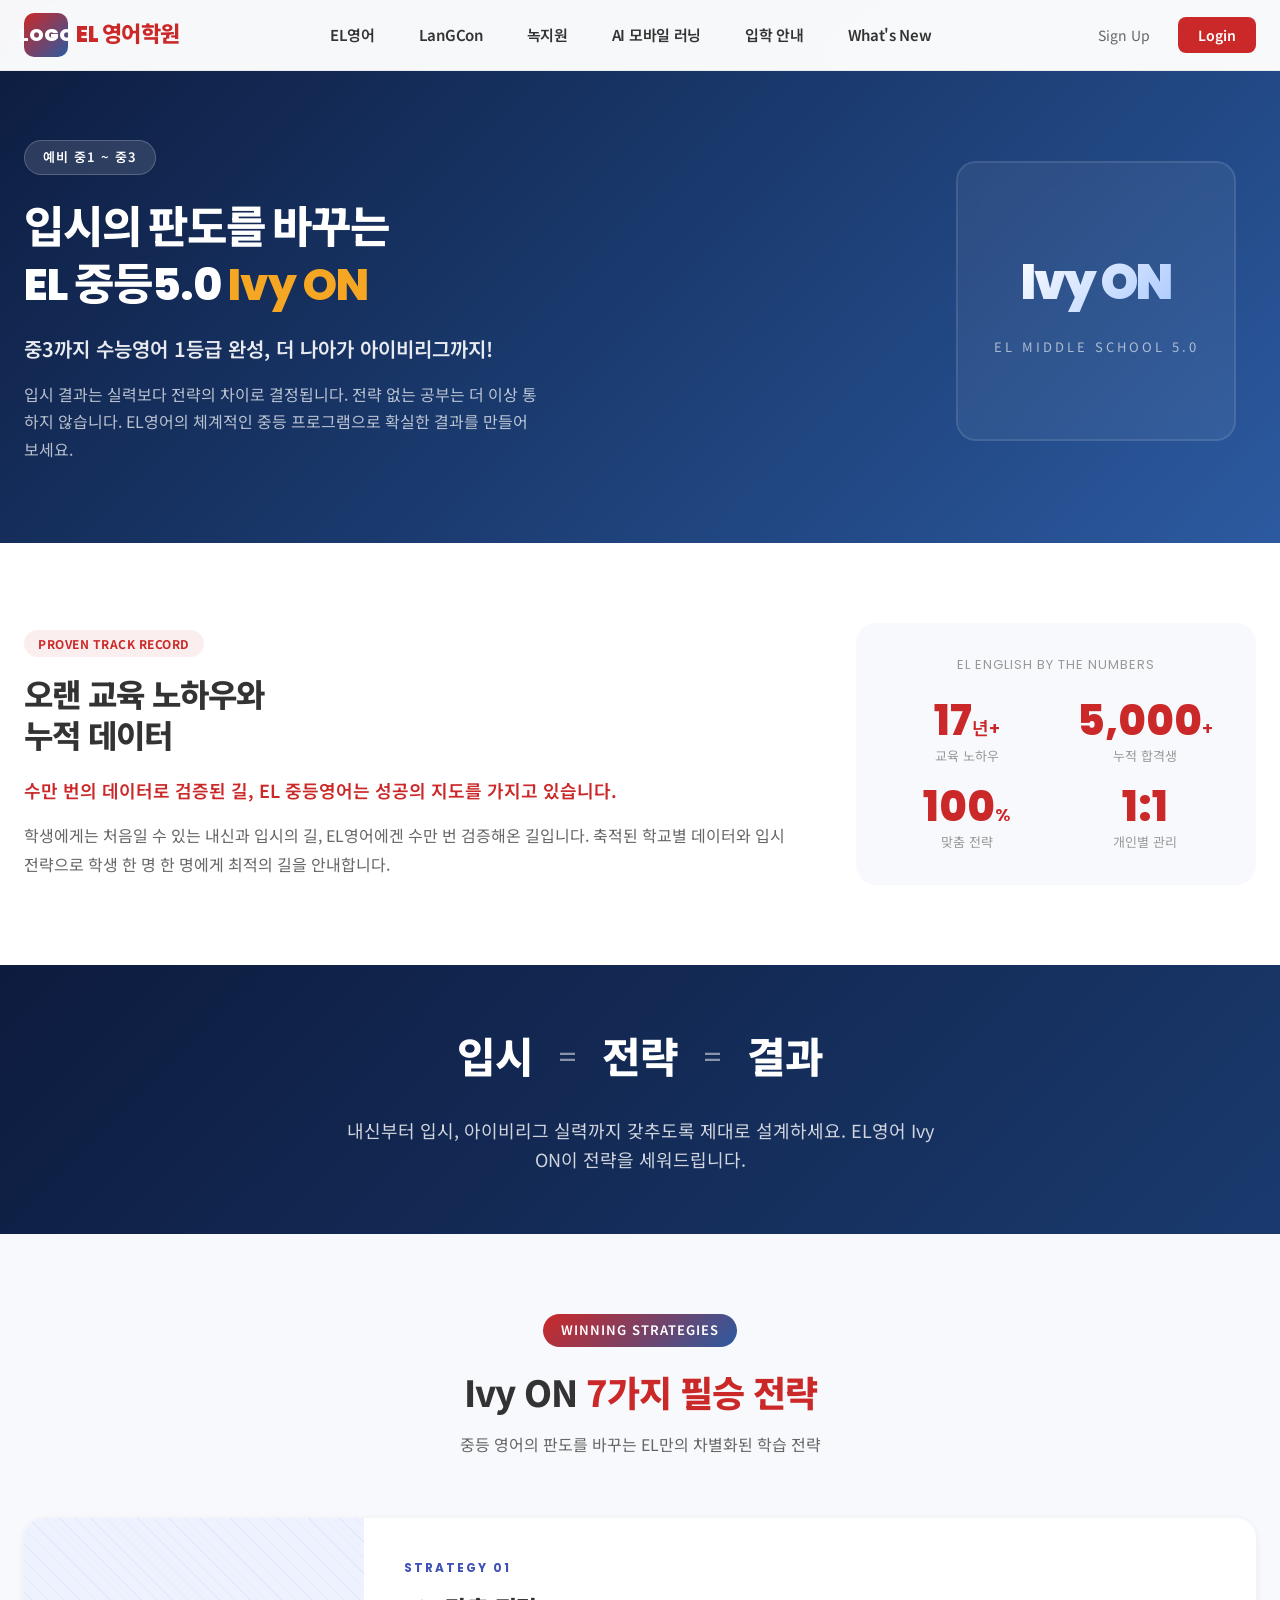
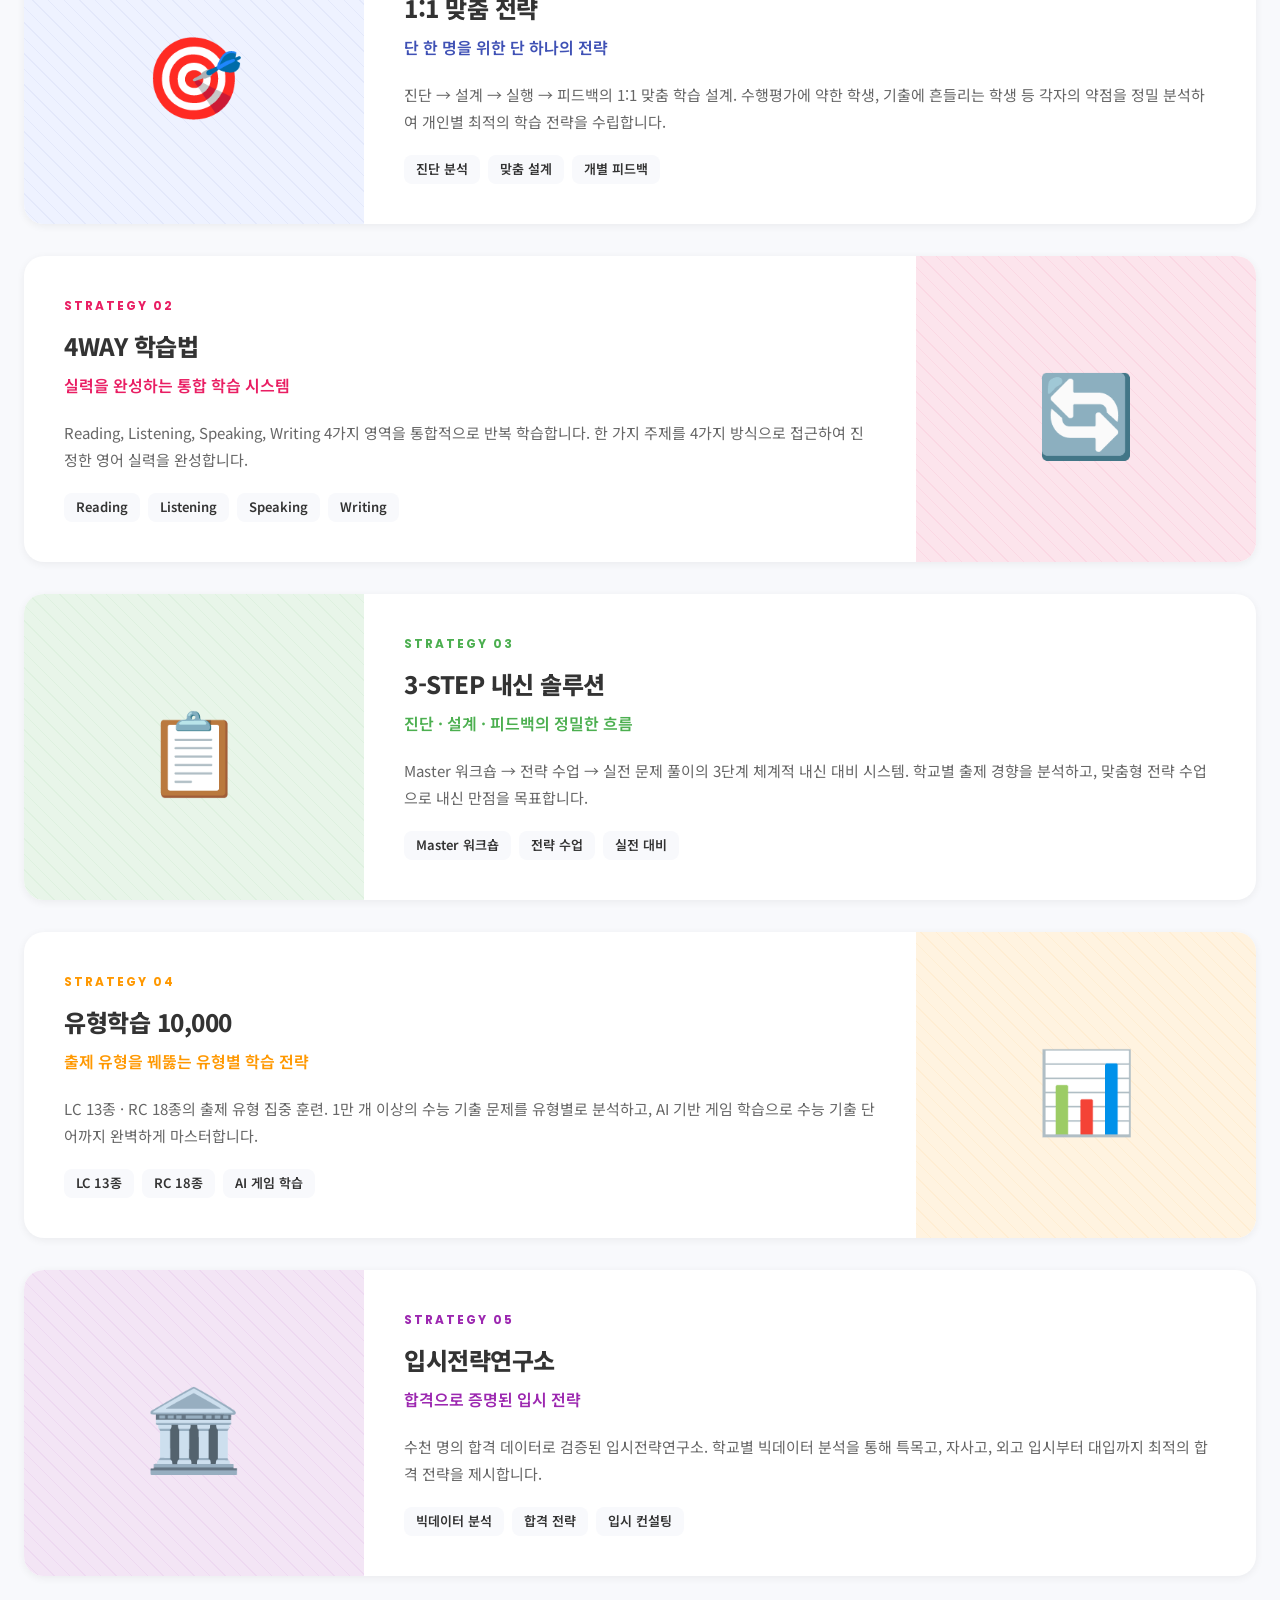
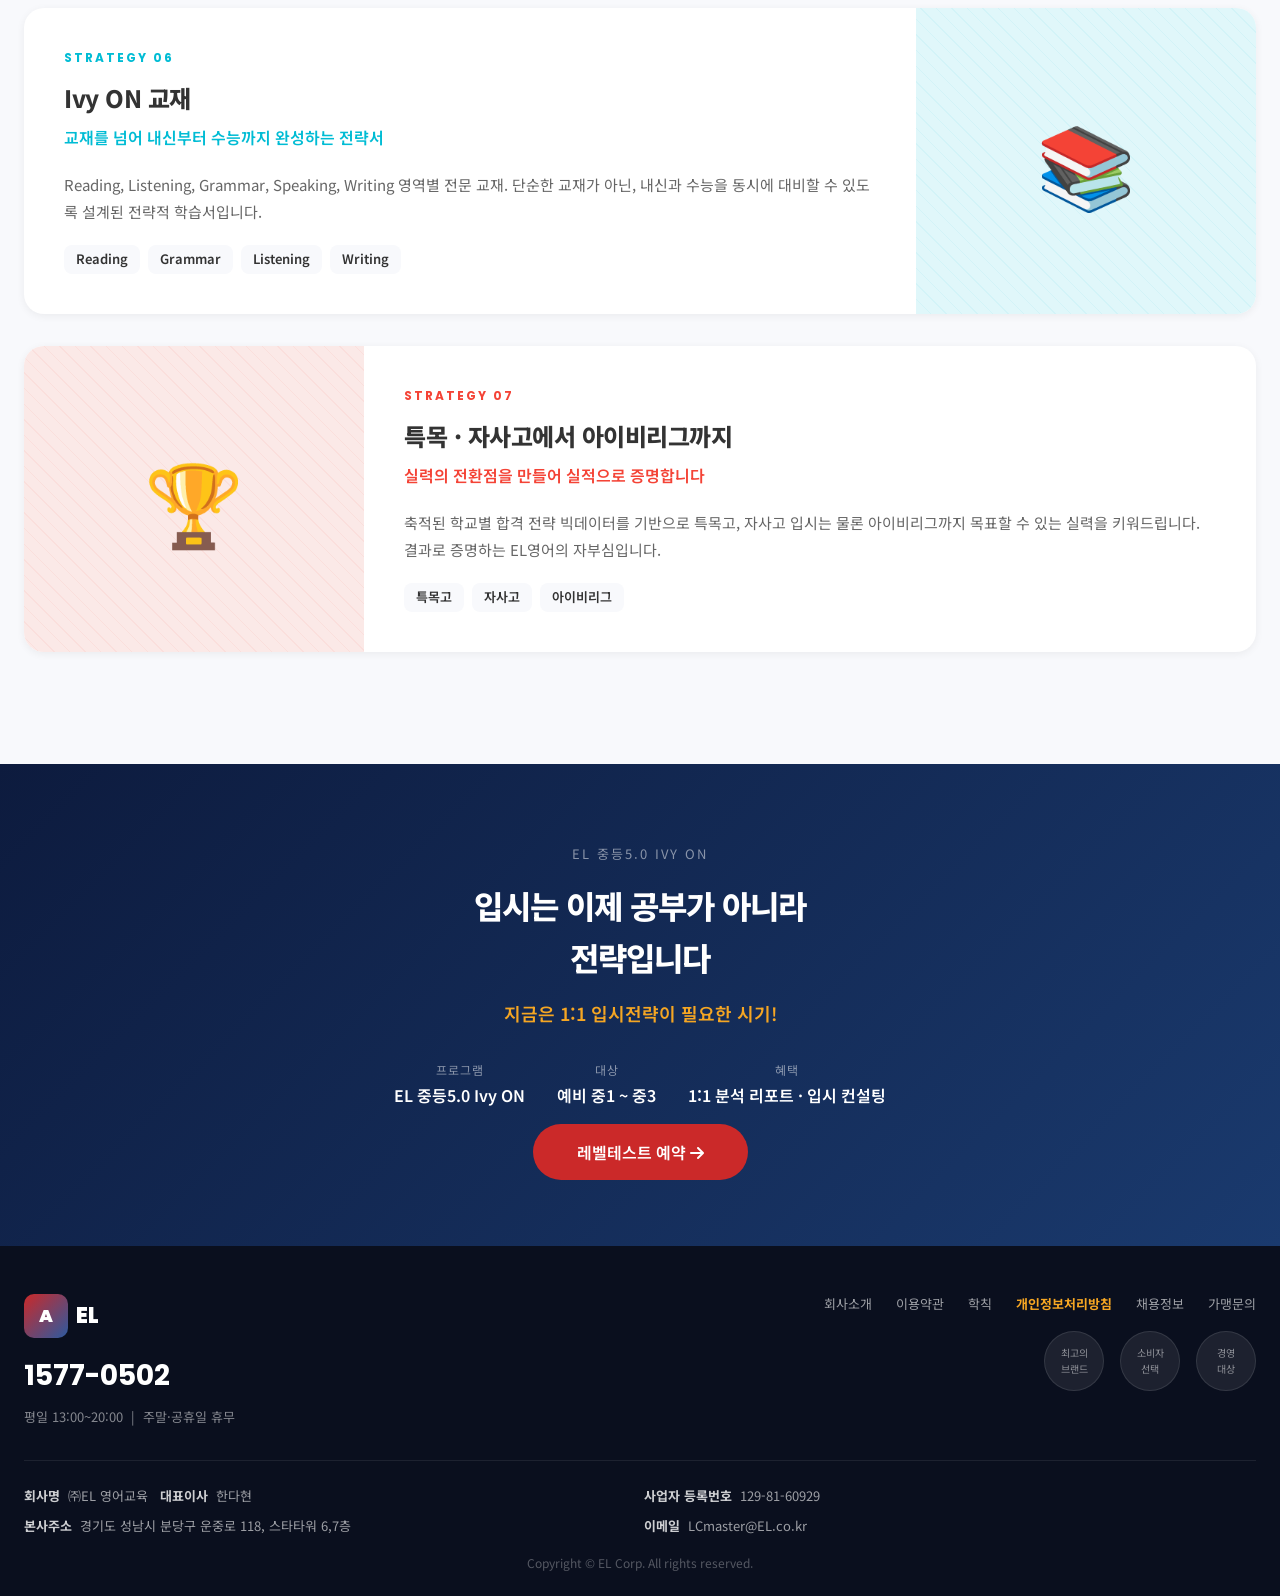
<file: middle-ivyon.html>
<!DOCTYPE html>
<html lang="ko">
<head>
  <meta charset="UTF-8">
  <meta name="viewport" content="width=device-width, initial-scale=1.0">
  <title>EL 영어 - 중등 Ivy ON</title>

  <!-- Fonts -->
  <link rel="preconnect" href="https://fonts.googleapis.com">
  <link href="https://fonts.googleapis.com/css2?family=Noto+Sans+KR:wght@300;400;500;700;900&family=Poppins:wght@300;400;500;600;700;800;900&display=swap" rel="stylesheet">

  <!-- Icons -->
  <link rel="stylesheet" href="https://cdnjs.cloudflare.com/ajax/libs/font-awesome/6.4.0/css/all.min.css">

  <!-- Styles -->
  <link rel="stylesheet" href="css/variables.css">
  <link rel="stylesheet" href="css/reset.css">
  <link rel="stylesheet" href="css/layout.css">
  <link rel="stylesheet" href="css/header.css">
  <link rel="stylesheet" href="css/footer.css">
  <link rel="stylesheet" href="css/components.css">
  <link rel="stylesheet" href="css/animations.css">
  <link rel="stylesheet" href="css/responsive.css">
  <link rel="stylesheet" href="css/ivyon.css">
</head>
<body>

  <!-- ========== HEADER ========== -->
  <div data-include="components/header.html"></div>

  <!-- ========== HERO ========== -->
  <section class="ivyon-hero">
    <div class="section-inner">
      <div class="ivyon-hero-inner">
        <div class="ivyon-hero-text">
          <div class="ivyon-hero-badge">예비 중1 ~ 중3</div>
          <h1 class="ivyon-hero-title">입시의 판도를 바꾸는<br>EL 중등5.0 <span>Ivy ON</span></h1>
          <p class="ivyon-hero-sub">중3까지 수능영어 1등급 완성, 더 나아가 아이비리그까지!</p>
          <p class="ivyon-hero-desc">입시 결과는 실력보다 전략의 차이로 결정됩니다. 전략 없는 공부는 더 이상 통하지 않습니다. EL영어의 체계적인 중등 프로그램으로 확실한 결과를 만들어 보세요.</p>
        </div>
        <div class="ivyon-hero-visual">
          <div class="ivyon-logo-box">
            <div class="ivyon-logo-text">Ivy ON</div>
            <div class="ivyon-logo-sub">EL Middle School 5.0</div>
          </div>
        </div>
      </div>
    </div>
  </section>

  <!-- ========== KNOWHOW ========== -->
  <section class="ivyon-knowhow">
    <div class="section-inner">
      <div class="ivyon-knowhow-inner">
        <div class="ivyon-knowhow-text">
          <div class="ivyon-knowhow-label">PROVEN TRACK RECORD</div>
          <h2 class="ivyon-knowhow-title">오랜 교육 노하우와<br>누적 데이터</h2>
          <p class="ivyon-knowhow-sub">수만 번의 데이터로 검증된 길, EL 중등영어는 성공의 지도를 가지고 있습니다.</p>
          <p class="ivyon-knowhow-desc">학생에게는 처음일 수 있는 내신과 입시의 길, EL영어에겐 수만 번 검증해온 길입니다. 축적된 학교별 데이터와 입시 전략으로 학생 한 명 한 명에게 최적의 길을 안내합니다.</p>
        </div>
        <div class="ivyon-knowhow-visual">
          <div class="ivyon-history">
            <div class="ivyon-history-title">EL English by the numbers</div>
            <div class="ivyon-stats">
              <div class="ivyon-stat">
                <div class="ivyon-stat-num">17<span class="ivyon-stat-unit">년+</span></div>
                <div class="ivyon-stat-label">교육 노하우</div>
              </div>
              <div class="ivyon-stat">
                <div class="ivyon-stat-num">5,000<span class="ivyon-stat-unit">+</span></div>
                <div class="ivyon-stat-label">누적 합격생</div>
              </div>
              <div class="ivyon-stat">
                <div class="ivyon-stat-num">100<span class="ivyon-stat-unit">%</span></div>
                <div class="ivyon-stat-label">맞춤 전략</div>
              </div>
              <div class="ivyon-stat">
                <div class="ivyon-stat-num">1:1</div>
                <div class="ivyon-stat-label">개인별 관리</div>
              </div>
            </div>
          </div>
        </div>
      </div>
    </div>
  </section>

  <!-- ========== EQUATION ========== -->
  <section class="ivyon-equation">
    <div class="section-inner">
      <div class="ivyon-eq-formula">
        <div class="ivyon-eq-item">입시</div>
        <div class="ivyon-eq-sign">=</div>
        <div class="ivyon-eq-item">전략</div>
        <div class="ivyon-eq-sign">=</div>
        <div class="ivyon-eq-item">결과</div>
      </div>
      <p class="ivyon-eq-desc">내신부터 입시, 아이비리그 실력까지 갖추도록 제대로 설계하세요. EL영어 Ivy ON이 전략을 세워드립니다.</p>
    </div>
  </section>

  <!-- ========== 7 STRATEGIES ========== -->
  <section class="ivyon-strategies">
    <div class="section-inner">
      <div class="ivyon-strategies-header">
        <div class="section-label">Winning Strategies</div>
        <h2 class="ivyon-strategies-title">Ivy ON <em>7가지 필승 전략</em></h2>
        <p class="ivyon-strategies-sub">중등 영어의 판도를 바꾸는 EL만의 차별화된 학습 전략</p>
      </div>

      <div class="strategies-list">

        <!-- 전략 1 -->
        <div class="strategy-card">
          <div class="strategy-visual">
            <div class="strategy-emoji">🎯</div>
          </div>
          <div class="strategy-content">
            <div class="strategy-num">Strategy 01</div>
            <div class="strategy-title">1:1 맞춤 전략</div>
            <div class="strategy-subtitle">단 한 명을 위한 단 하나의 전략</div>
            <p class="strategy-desc">진단 → 설계 → 실행 → 피드백의 1:1 맞춤 학습 설계. 수행평가에 약한 학생, 기출에 흔들리는 학생 등 각자의 약점을 정밀 분석하여 개인별 최적의 학습 전략을 수립합니다.</p>
            <div class="strategy-tags">
              <span class="strategy-tag">진단 분석</span>
              <span class="strategy-tag">맞춤 설계</span>
              <span class="strategy-tag">개별 피드백</span>
            </div>
          </div>
        </div>

        <!-- 전략 2 -->
        <div class="strategy-card">
          <div class="strategy-visual">
            <div class="strategy-emoji">🔄</div>
          </div>
          <div class="strategy-content">
            <div class="strategy-num">Strategy 02</div>
            <div class="strategy-title">4WAY 학습법</div>
            <div class="strategy-subtitle">실력을 완성하는 통합 학습 시스템</div>
            <p class="strategy-desc">Reading, Listening, Speaking, Writing 4가지 영역을 통합적으로 반복 학습합니다. 한 가지 주제를 4가지 방식으로 접근하여 진정한 영어 실력을 완성합니다.</p>
            <div class="strategy-tags">
              <span class="strategy-tag">Reading</span>
              <span class="strategy-tag">Listening</span>
              <span class="strategy-tag">Speaking</span>
              <span class="strategy-tag">Writing</span>
            </div>
          </div>
        </div>

        <!-- 전략 3 -->
        <div class="strategy-card">
          <div class="strategy-visual">
            <div class="strategy-emoji">📋</div>
          </div>
          <div class="strategy-content">
            <div class="strategy-num">Strategy 03</div>
            <div class="strategy-title">3-STEP 내신 솔루션</div>
            <div class="strategy-subtitle">진단 · 설계 · 피드백의 정밀한 흐름</div>
            <p class="strategy-desc">Master 워크숍 → 전략 수업 → 실전 문제 풀이의 3단계 체계적 내신 대비 시스템. 학교별 출제 경향을 분석하고, 맞춤형 전략 수업으로 내신 만점을 목표합니다.</p>
            <div class="strategy-tags">
              <span class="strategy-tag">Master 워크숍</span>
              <span class="strategy-tag">전략 수업</span>
              <span class="strategy-tag">실전 대비</span>
            </div>
          </div>
        </div>

        <!-- 전략 4 -->
        <div class="strategy-card">
          <div class="strategy-visual">
            <div class="strategy-emoji">📊</div>
          </div>
          <div class="strategy-content">
            <div class="strategy-num">Strategy 04</div>
            <div class="strategy-title">유형학습 10,000</div>
            <div class="strategy-subtitle">출제 유형을 꿰뚫는 유형별 학습 전략</div>
            <p class="strategy-desc">LC 13종 · RC 18종의 출제 유형 집중 훈련. 1만 개 이상의 수능 기출 문제를 유형별로 분석하고, AI 기반 게임 학습으로 수능 기출 단어까지 완벽하게 마스터합니다.</p>
            <div class="strategy-tags">
              <span class="strategy-tag">LC 13종</span>
              <span class="strategy-tag">RC 18종</span>
              <span class="strategy-tag">AI 게임 학습</span>
            </div>
          </div>
        </div>

        <!-- 전략 5 -->
        <div class="strategy-card">
          <div class="strategy-visual">
            <div class="strategy-emoji">🏛️</div>
          </div>
          <div class="strategy-content">
            <div class="strategy-num">Strategy 05</div>
            <div class="strategy-title">입시전략연구소</div>
            <div class="strategy-subtitle">합격으로 증명된 입시 전략</div>
            <p class="strategy-desc">수천 명의 합격 데이터로 검증된 입시전략연구소. 학교별 빅데이터 분석을 통해 특목고, 자사고, 외고 입시부터 대입까지 최적의 합격 전략을 제시합니다.</p>
            <div class="strategy-tags">
              <span class="strategy-tag">빅데이터 분석</span>
              <span class="strategy-tag">합격 전략</span>
              <span class="strategy-tag">입시 컨설팅</span>
            </div>
          </div>
        </div>

        <!-- 전략 6 -->
        <div class="strategy-card">
          <div class="strategy-visual">
            <div class="strategy-emoji">📚</div>
          </div>
          <div class="strategy-content">
            <div class="strategy-num">Strategy 06</div>
            <div class="strategy-title">Ivy ON 교재</div>
            <div class="strategy-subtitle">교재를 넘어 내신부터 수능까지 완성하는 전략서</div>
            <p class="strategy-desc">Reading, Listening, Grammar, Speaking, Writing 영역별 전문 교재. 단순한 교재가 아닌, 내신과 수능을 동시에 대비할 수 있도록 설계된 전략적 학습서입니다.</p>
            <div class="strategy-tags">
              <span class="strategy-tag">Reading</span>
              <span class="strategy-tag">Grammar</span>
              <span class="strategy-tag">Listening</span>
              <span class="strategy-tag">Writing</span>
            </div>
          </div>
        </div>

        <!-- 전략 7 -->
        <div class="strategy-card">
          <div class="strategy-visual">
            <div class="strategy-emoji">🏆</div>
          </div>
          <div class="strategy-content">
            <div class="strategy-num">Strategy 07</div>
            <div class="strategy-title">특목 · 자사고에서 아이비리그까지</div>
            <div class="strategy-subtitle">실력의 전환점을 만들어 실적으로 증명합니다</div>
            <p class="strategy-desc">축적된 학교별 합격 전략 빅데이터를 기반으로 특목고, 자사고 입시는 물론 아이비리그까지 목표할 수 있는 실력을 키워드립니다. 결과로 증명하는 EL영어의 자부심입니다.</p>
            <div class="strategy-tags">
              <span class="strategy-tag">특목고</span>
              <span class="strategy-tag">자사고</span>
              <span class="strategy-tag">아이비리그</span>
            </div>
          </div>
        </div>

      </div>
    </div>
  </section>

  <!-- ========== CTA ========== -->
  <section class="ivyon-cta">
    <div class="section-inner">
      <div class="ivyon-cta-eyebrow">EL 중등5.0 Ivy ON</div>
      <h2 class="ivyon-cta-title">입시는 이제 공부가 아니라<br>전략입니다</h2>
      <p class="ivyon-cta-sub">지금은 1:1 입시전략이 필요한 시기!</p>
      <div class="ivyon-cta-info">
        <div class="ivyon-cta-info-item">
          <div class="ivyon-cta-info-label">프로그램</div>
          <div class="ivyon-cta-info-value">EL 중등5.0 Ivy ON</div>
        </div>
        <div class="ivyon-cta-info-item">
          <div class="ivyon-cta-info-label">대상</div>
          <div class="ivyon-cta-info-value">예비 중1 ~ 중3</div>
        </div>
        <div class="ivyon-cta-info-item">
          <div class="ivyon-cta-info-label">혜택</div>
          <div class="ivyon-cta-info-value">1:1 분석 리포트 · 입시 컨설팅</div>
        </div>
      </div>
      <a href="#" class="btn-primary">레벨테스트 예약 <i class="fas fa-arrow-right"></i></a>
    </div>
  </section>

  <!-- ========== FOOTER ========== -->
  <div data-include="components/footer.html"></div>

  <!-- ========== BACK TO TOP ========== -->
  <button class="to-top" id="toTop">
    <i class="fas fa-arrow-up"></i>
  </button>

  <!-- Scripts -->
  <script src="js/include.js"></script>
  <script src="js/header.js"></script>
  <script src="js/scroll-animations.js"></script>
  <script src="js/back-to-top.js"></script>
</body>
</html>
</file>
<file: css/variables.css>
/* ============================================
   Design Tokens / CSS Variables
   - 색상, 폰트, 간격, 그림자, 반경 등
   - 테마 변경 시 이 파일만 수정
   ============================================ */

:root {
  /* ---- Brand Colors ---- */
  --color-primary: #cb2929;
  --color-primary-light: #2c5aa0;
  --color-primary-dark: #0d1b3e;

  /* ---- Accent Colors ---- */
  --color-accent: #f5a623;
  --color-accent-red: #e8443a;
  --color-green: #4caf50;
  --color-purple: #7c4dff;
  --color-teal: #00bfa5;
  --color-pink: #ff4081;

  /* ---- Neutral Colors ---- */
  --color-white: #ffffff;
  --color-bg-light: #f8f9fc;
  --color-bg-dark: #0d1b3e;
  --color-text: #333333;
  --color-text-light: #666666;
  --color-text-muted: #999999;
  --color-border: rgba(0, 0, 0, 0.06);

  /* ---- Typography ---- */
  --font-body: 'Noto Sans KR', -apple-system, BlinkMacSystemFont, sans-serif;
  --font-heading: 'Poppins', 'Noto Sans KR', sans-serif;
  --font-size-xs: 12px;
  --font-size-sm: 13px;
  --font-size-base: 14px;
  --font-size-md: 15px;
  --font-size-lg: 16px;
  --font-size-xl: 18px;
  --font-size-2xl: 20px;
  --font-size-3xl: 24px;
  --font-size-4xl: 28px;
  --font-size-5xl: 32px;
  --font-size-6xl: 36px;
  --font-size-hero: 42px;

  /* ---- Spacing ---- */
  --space-xs: 4px;
  --space-sm: 8px;
  --space-md: 12px;
  --space-lg: 16px;
  --space-xl: 20px;
  --space-2xl: 24px;
  --space-3xl: 32px;
  --space-4xl: 40px;
  --space-5xl: 48px;
  --space-section: 80px;

  /* ---- Layout ---- */
  --max-width: 1280px;
  --header-height: 70px;
  --side-padding: 24px;

  /* ---- Borders ---- */
  --radius-sm: 8px;
  --radius-md: 12px;
  --radius-lg: 20px;
  --radius-full: 50px;
  --radius-circle: 50%;

  /* ---- Shadows ---- */
  --shadow-sm: 0 2px 8px rgba(0, 0, 0, 0.06);
  --shadow-md: 0 4px 20px rgba(0, 0, 0, 0.08);
  --shadow-lg: 0 10px 40px rgba(0, 0, 0, 0.12);
  --shadow-xl: 0 20px 60px rgba(0, 0, 0, 0.15);

  /* ---- Transitions ---- */
  --transition-fast: 0.15s ease;
  --transition-base: 0.2s ease;
  --transition-slow: 0.3s ease;
  --transition-smooth: 0.4s cubic-bezier(0.4, 0, 0.2, 1);
  --transition-bounce: 0.6s cubic-bezier(0.4, 0, 0.2, 1);

  /* ---- Z-Index Scale ---- */
  --z-dropdown: 100;
  --z-header: 1000;
  --z-modal: 2000;
  --z-toast: 3000;
}
</file>
<file: css/layout.css>
/* ============================================
   Layout - Containers, Section, Grid Utilities
   ============================================ */

.section-inner {
  max-width: var(--max-width);
  margin: 0 auto;
  padding: 0 var(--side-padding);
}

.section {
  padding: var(--space-section) 0;
}

.section-header {
  text-align: center;
  margin-bottom: 50px;
}

.section-label {
  display: inline-block;
  padding: 6px 18px;
  background: linear-gradient(135deg, var(--color-primary), var(--color-primary-light));
  color: var(--color-white);
  border-radius: var(--radius-full);
  font-size: var(--font-size-sm);
  font-weight: 600;
  margin-bottom: var(--space-lg);
  letter-spacing: 1px;
  text-transform: uppercase;
}

.section-label--orange {
  background: linear-gradient(135deg, #e65100, #ff9800);
}

.section-title {
  font-size: var(--font-size-6xl);
  font-weight: 800;
  color: var(--color-text);
  line-height: 1.3;
  margin-bottom: var(--space-md);
  letter-spacing: -1px;
}

.section-title em {
  font-style: normal;
  color: var(--color-primary);
}

.section-desc {
  font-size: var(--font-size-lg);
  color: var(--color-text-light);
  line-height: 1.6;
}

/* ---- Reusable Buttons ---- */
.btn-ghost {
  padding: var(--space-sm) var(--space-lg);
  background: transparent;
  font-size: var(--font-size-base);
  color: var(--color-text-light);
  transition: color var(--transition-base);
}
.btn-ghost:hover { color: var(--color-primary); }

.btn-primary {
  padding: var(--space-sm) var(--space-xl);
  border-radius: var(--radius-sm);
  background: var(--color-primary);
  color: var(--color-white);
  font-size: var(--font-size-base);
  font-weight: 600;
  transition: all var(--transition-base);
}
.btn-primary:hover {
  background: var(--color-primary-light);
  transform: translateY(-1px);
}

.btn-outline {
  display: inline-flex;
  align-items: center;
  gap: var(--space-sm);
  padding: 12px 28px;
  border: 2px solid var(--color-primary);
  border-radius: var(--radius-full);
  color: var(--color-primary);
  font-weight: 600;
  font-size: var(--font-size-base);
  transition: all var(--transition-slow);
}
.btn-outline:hover {
  background: var(--color-primary);
  color: var(--color-white);
  transform: translateY(-2px);
}
</file>
<file: css/header.css>
/* ============================================
   Header & Navigation
   ============================================ */

.header {
  position: fixed;
  top: 0; left: 0; right: 0;
  z-index: var(--z-header);
  background: rgba(255, 255, 255, 0.97);
  backdrop-filter: blur(10px);
  border-bottom: 1px solid var(--color-border);
  transition: box-shadow var(--transition-slow);
}

.header.scrolled {
  box-shadow: 0 2px 20px rgba(0, 0, 0, 0.1);
}

.header-inner {
  max-width: var(--max-width);
  margin: 0 auto;
  display: flex;
  align-items: center;
  justify-content: space-between;
  padding: 0 var(--side-padding);
  height: var(--header-height);
}

/* ---- Logo ---- */
.logo {
  display: flex;
  align-items: center;
  gap: var(--space-sm);
}

.logo-icon {
  width: 44px; height: 44px;
  background: linear-gradient(135deg, var(--color-primary), var(--color-primary-light));
  border-radius: 10px;
  display: flex; align-items: center; justify-content: center;
  color: white;
  font-weight: 900;
  font-size: 18px;
  font-family: var(--font-heading);
}

.logo-text {
  font-family: var(--font-heading);
  font-weight: 800;
  font-size: 22px;
  color: var(--color-primary);
  letter-spacing: -0.5px;
}

.logo-text--white { color: var(--color-white); }

/* ---- Nav Items ---- */
.nav {
  display: flex;
  gap: 0;
}

.nav-item {
  position: relative;
  padding: 0 22px;
  height: var(--header-height);
  display: flex;
  align-items: center;
}

.nav-item > a {
  font-weight: 600;
  font-size: var(--font-size-md);
  letter-spacing: -0.3px;
  transition: color var(--transition-base);
}

.nav-item:hover > a { color: var(--color-primary); }

.nav-item::after {
  content: '';
  position: absolute;
  bottom: 0; left: 50%;
  transform: translateX(-50%);
  width: 0; height: 3px;
  background: var(--color-primary);
  transition: width var(--transition-slow);
  border-radius: 3px 3px 0 0;
}

.nav-item:hover::after { width: 60%; }

/* ---- Dropdown ---- */
.nav-dropdown {
  position: absolute;
  top: var(--header-height);
  left: 50%;
  transform: translateX(-50%) translateY(8px);
  background: white;
  border-radius: var(--radius-md);
  box-shadow: var(--shadow-xl);
  padding: var(--space-lg) 0;
  min-width: 200px;
  opacity: 0; visibility: hidden; pointer-events: none;
  transition: all 0.25s ease;
}

.nav-item:hover .nav-dropdown {
  opacity: 1; visibility: visible; pointer-events: auto;
  transform: translateX(-50%) translateY(0);
}

.nav-dropdown a {
  display: block;
  padding: var(--space-sm) var(--space-2xl);
  font-size: var(--font-size-base);
  color: var(--color-text-light);
  transition: all var(--transition-fast);
}

.nav-dropdown a:hover {
  background: var(--color-bg-light);
  color: var(--color-primary);
  padding-left: 28px;
}

/* ---- Header Actions ---- */
.header-actions {
  display: flex;
  align-items: center;
  gap: var(--space-md);
}

/* ---- Mobile Toggle ---- */
.mobile-toggle {
  display: none;
  font-size: 24px;
  color: var(--color-text);
}

/* ---- Mobile Nav ---- */
.mobile-nav {
  display: none;
  flex-direction: column;
  background: white;
  border-top: 1px solid var(--color-border);
  padding: var(--space-lg);
}

.mobile-nav.open { display: flex; }

.mobile-nav a {
  padding: var(--space-md) var(--space-lg);
  font-weight: 600;
  font-size: var(--font-size-md);
  color: var(--color-text);
  border-bottom: 1px solid var(--color-border);
  transition: color var(--transition-base);
}

.mobile-nav a:hover { color: var(--color-primary); }
.mobile-nav a:last-child { border-bottom: none; }
</file>
<file: css/hero.css>
/* ============================================
   Hero Slider
   ============================================ */

.hero {
  margin-top: var(--header-height);
  position: relative;
  overflow: hidden;
}

.hero-slider {
  display: flex;
  transition: transform var(--transition-bounce);
}

.hero-slide {
  min-width: 100%;
  position: relative;
  height: 520px;
  display: flex;
  align-items: center;
}

/* ---- Slide Variants ---- */
.hero-slide--langcon     { background: linear-gradient(135deg, #1a237e 0%, #283593 40%, #3949ab 100%); }
.hero-slide--elementary  { background: linear-gradient(135deg, #004d40 0%, #00695c 40%, #00897b 100%); }
.hero-slide--ivyon       { background: linear-gradient(135deg, #4a148c 0%, #6a1b9a 40%, #8e24aa 100%); }
.hero-slide--nokjiwon    { background: linear-gradient(135deg, #bf360c 0%, #d84315 40%, #e64a19 100%); }

/* ---- Content ---- */
.hero-content {
  max-width: var(--max-width);
  margin: 0 auto;
  padding: 0 60px;
  width: 100%;
  position: relative;
  z-index: 2;
}

.hero-badge {
  display: inline-block;
  padding: 6px 16px;
  background: rgba(255, 255, 255, 0.15);
  backdrop-filter: blur(10px);
  border-radius: var(--radius-full);
  color: rgba(255, 255, 255, 0.9);
  font-size: var(--font-size-sm);
  font-weight: 500;
  margin-bottom: var(--space-xl);
  border: 1px solid rgba(255, 255, 255, 0.2);
}

.hero-title {
  font-size: var(--font-size-hero);
  font-weight: 800;
  color: white;
  line-height: 1.3;
  margin-bottom: var(--space-lg);
  letter-spacing: -1px;
}

.hero-title span { color: var(--color-accent); }

.hero-desc {
  font-size: 17px;
  color: rgba(255, 255, 255, 0.8);
  line-height: 1.7;
  margin-bottom: 28px;
  max-width: 500px;
}

.hero-cta {
  display: inline-flex;
  align-items: center;
  gap: var(--space-sm);
  padding: 14px 32px;
  background: white;
  color: var(--color-primary);
  border-radius: var(--radius-full);
  font-weight: 700;
  font-size: var(--font-size-md);
  transition: all var(--transition-slow);
  box-shadow: 0 4px 20px rgba(0, 0, 0, 0.15);
}

.hero-cta:hover {
  transform: translateY(-2px);
  box-shadow: 0 8px 30px rgba(0, 0, 0, 0.2);
}

.hero-cta i {
  font-size: 12px;
  transition: transform var(--transition-slow);
}

.hero-cta:hover i { transform: translateX(4px); }

/* ---- Visual Circle ---- */
.hero-visual {
  position: absolute;
  right: 60px;
  top: 50%;
  transform: translateY(-50%);
  width: 400px; height: 400px;
}

.hero-circle {
  width: 100%; height: 100%;
  border-radius: var(--radius-circle);
  background: rgba(255, 255, 255, 0.08);
  display: flex; align-items: center; justify-content: center;
  position: relative;
}

.hero-circle::before {
  content: '';
  position: absolute;
  inset: -20px;
  border: 2px dashed rgba(255, 255, 255, 0.1);
  border-radius: var(--radius-circle);
  animation: heroSpin 30s linear infinite;
}

.hero-emoji { font-size: 120px; }

@keyframes heroSpin {
  to { transform: rotate(360deg); }
}

/* ---- Dots ---- */
.hero-dots {
  position: absolute;
  bottom: 30px; left: 50%;
  transform: translateX(-50%);
  display: flex;
  gap: 10px;
  z-index: 10;
}

.hero-dot {
  width: 10px; height: 10px;
  border-radius: var(--radius-circle);
  background: rgba(255, 255, 255, 0.4);
  cursor: pointer;
  transition: all var(--transition-slow);
}

.hero-dot.active {
  background: white;
  width: 30px;
  border-radius: 5px;
}
</file>
<file: css/sections.css>
/* ============================================
   Section-Specific Styles
   ============================================ */

/* ==================== MAGAZINE ==================== */
.magazine { background: var(--color-white); }

.magazine-row {
  display: flex;
  gap: var(--space-4xl);
  align-items: center;
}

.magazine-left, .magazine-right { flex: 1; }

.magazine-label {
  font-family: var(--font-heading);
  font-weight: 800;
  font-size: var(--font-size-base);
  letter-spacing: 2px;
  text-transform: uppercase;
  color: var(--color-primary);
  margin-bottom: var(--space-sm);
}

.magazine-title {
  font-size: var(--font-size-5xl);
  font-weight: 800;
  margin-bottom: var(--space-lg);
  letter-spacing: -0.5px;
}

.magazine-subtitle {
  font-size: var(--font-size-lg);
  color: var(--color-text-light);
  line-height: 1.7;
  margin-bottom: var(--space-2xl);
}

.magazine-cards {
  display: grid;
  grid-template-columns: 1fr 1fr;
  gap: var(--space-lg);
}


/* ==================== LEVEL TEST ==================== */
.leveltest {
  background: linear-gradient(135deg, var(--color-bg-dark) 0%, #162a56 100%);
  color: white;
  position: relative;
  overflow: hidden;
}

.leveltest::before {
  content: '';
  position: absolute;
  top: -50%; right: -20%;
  width: 600px; height: 600px;
  border-radius: var(--radius-circle);
  background: rgba(255, 255, 255, 0.03);
}

.leveltest-row {
  display: flex;
  gap: 60px;
  align-items: center;
}

.leveltest-left, .leveltest-right { flex: 1; }

.lt-label {
  font-family: var(--font-heading);
  font-weight: 700;
  font-size: var(--font-size-base);
  color: var(--color-accent);
  letter-spacing: 2px;
  text-transform: uppercase;
  margin-bottom: var(--space-md);
}

.lt-title {
  font-size: var(--font-size-6xl);
  font-weight: 800;
  line-height: 1.3;
  margin-bottom: var(--space-lg);
  letter-spacing: -0.5px;
}

.lt-since {
  font-size: var(--font-size-lg);
  color: rgba(255, 255, 255, 0.6);
  line-height: 1.7;
  margin-bottom: var(--space-3xl);
}

.lt-since strong {
  color: var(--color-accent);
  font-size: 22px;
}

.lt-btn {
  display: inline-flex;
  align-items: center;
  gap: 10px;
  padding: 16px 36px;
  background: linear-gradient(135deg, var(--color-accent), #f7b733);
  color: var(--color-bg-dark);
  border-radius: var(--radius-full);
  font-weight: 700;
  font-size: var(--font-size-lg);
  transition: all var(--transition-slow);
  box-shadow: 0 4px 20px rgba(245, 166, 35, 0.3);
}

.lt-btn:hover {
  transform: translateY(-3px);
  box-shadow: 0 8px 30px rgba(245, 166, 35, 0.4);
}

/* Level Chart */
.level-chart {
  background: rgba(255, 255, 255, 0.05);
  border-radius: var(--radius-lg);
  padding: var(--space-3xl);
  backdrop-filter: blur(10px);
  border: 1px solid rgba(255, 255, 255, 0.08);
}

.chart-title {
  font-family: var(--font-heading);
  font-weight: 700;
  font-size: var(--font-size-xl);
  margin-bottom: var(--space-2xl);
  color: rgba(255, 255, 255, 0.9);
}

.level-bars { display: flex; flex-direction: column; gap: var(--space-md); }

.level-bar {
  display: flex;
  align-items: center;
  gap: var(--space-lg);
}

.level-name {
  width: 60px;
  font-size: var(--font-size-sm);
  font-weight: 600;
  color: rgba(255, 255, 255, 0.7);
  text-align: right;
}

.level-track {
  flex: 1;
  height: 28px;
  background: rgba(255, 255, 255, 0.06);
  border-radius: 14px;
  overflow: hidden;
}

.level-fill {
  height: 100%;
  border-radius: 14px;
  display: flex; align-items: center;
  padding: 0 12px;
  font-size: 11px;
  font-weight: 600;
  color: white;
  transition: width 1.5s cubic-bezier(0.4, 0, 0.2, 1);
  width: 0;
}

.level-fill.animated { width: var(--w); }

.level-fill.lv1 { background: linear-gradient(90deg, #667eea, #764ba2); --w: 20%; }
.level-fill.lv2 { background: linear-gradient(90deg, #4facfe, #00f2fe); --w: 35%; }
.level-fill.lv3 { background: linear-gradient(90deg, #43e97b, #38f9d7); --w: 55%; }
.level-fill.lv4 { background: linear-gradient(90deg, #f5576c, #f093fb); --w: 75%; }
.level-fill.lv5 { background: linear-gradient(90deg, #f7b733, #fc4a1a); --w: 90%; }
.level-fill.lv6 { background: linear-gradient(90deg, #e8443a, #ff6b6b); --w: 100%; }


/* ==================== WHY EL ==================== */
.why-EL { background: var(--color-white); }

.why-cards {
  display: grid;
  grid-template-columns: repeat(3, 1fr);
  gap: var(--space-2xl);
}


/* ==================== CONNECTED LEARNING ==================== */
.connected { background: var(--color-bg-light); }

.connected-visual {
  background: white;
  border-radius: var(--radius-lg);
  padding: var(--space-4xl);
  box-shadow: var(--shadow-md);
}

.cl-theme { text-align: center; margin-bottom: var(--space-3xl); }

.cl-theme-label {
  display: inline-block;
  padding: 6px 20px;
  background: var(--color-primary);
  color: white;
  border-radius: var(--radius-full);
  font-size: var(--font-size-sm);
  font-weight: 700;
  margin-bottom: var(--space-sm);
}

.cl-theme-word {
  font-family: var(--font-heading);
  font-weight: 800;
  font-size: var(--font-size-3xl);
  color: var(--color-primary);
}

.cl-grid {
  display: grid;
  grid-template-columns: repeat(4, 1fr);
  gap: var(--space-lg);
}


/* ==================== MOBILE LEARNING ==================== */
.mobile-learning { background: var(--color-white); }

.ml-grid {
  display: grid;
  grid-template-columns: repeat(3, 1fr);
  gap: var(--space-xl);
  margin-top: var(--space-4xl);
}


/* ==================== NEWS ==================== */
.news { background: var(--color-white); }

.news-header {
  display: flex;
  justify-content: space-between;
  align-items: center;
  margin-bottom: var(--space-3xl);
}

.news-scroll {
  display: flex;
  gap: var(--space-xl);
  overflow-x: auto;
  padding-bottom: var(--space-md);
  scroll-snap-type: x mandatory;
}

.news-scroll::-webkit-scrollbar { height: 6px; }
.news-scroll::-webkit-scrollbar-track { background: #f0f0f0; border-radius: 3px; }
.news-scroll::-webkit-scrollbar-thumb { background: #ccc; border-radius: 3px; }


/* ==================== MANAGEMENT ==================== */
.management {
  background: linear-gradient(135deg, #fff3e0 0%, #ffe0b2 100%);
}

.management-row {
  display: flex;
  gap: var(--space-4xl);
  align-items: center;
}

.management-left { flex: 1; }
.management-right { flex: 1; text-align: center; }

.mgmt-title {
  font-size: var(--font-size-4xl);
  font-weight: 800;
  line-height: 1.4;
  margin-bottom: var(--space-lg);
}

.mgmt-desc {
  font-size: var(--font-size-lg);
  color: var(--color-text-light);
  line-height: 1.7;
}

.mgmt-emoji { font-size: 200px; opacity: 0.8; }


/* ==================== TEACHER ==================== */
.teacher {
  background: linear-gradient(135deg, #f5f7fa 0%, #e8ecf1 100%);
}

.teacher-row {
  display: flex;
  gap: var(--space-4xl);
  align-items: center;
}

.teacher-left { flex: 1; }
.teacher-right { flex: 1.2; }

.teacher-quote {
  font-family: var(--font-heading);
  font-size: var(--font-size-base);
  font-weight: 600;
  letter-spacing: 1px;
  color: var(--color-primary);
  margin-bottom: var(--space-md);
  text-transform: uppercase;
}

.teacher-title {
  font-size: var(--font-size-4xl);
  font-weight: 800;
  line-height: 1.4;
  margin-bottom: var(--space-2xl);
  letter-spacing: -0.5px;
}

.teacher-title em { font-style: normal; color: var(--color-primary); }

.teacher-items {
  display: grid;
  grid-template-columns: 1fr 1fr;
  gap: 14px;
}

.teacher-item {
  background: white;
  border-radius: var(--radius-md);
  padding: var(--space-xl);
  transition: all var(--transition-slow);
}

.teacher-item:hover {
  transform: translateY(-4px);
  box-shadow: var(--shadow-md);
}

.ti-icon { font-size: 24px; margin-bottom: var(--space-sm); }
.ti-name { font-weight: 700; font-size: var(--font-size-md); margin-bottom: var(--space-xs); }
.ti-desc { font-size: var(--font-size-xs); color: var(--color-text-light); line-height: 1.5; }


/* ==================== HAPPY CAMPUS ==================== */
.happy { background: var(--color-bg-light); }

.happy-grid {
  display: grid;
  grid-template-columns: repeat(6, 1fr);
  gap: var(--space-lg);
  margin-top: var(--space-4xl);
}


/* ==================== QUICK LINKS ==================== */
.quick-links {
  padding: var(--space-4xl) 0;
  background: var(--color-primary);
}

.quick-inner {
  display: flex;
  justify-content: center;
  gap: var(--space-4xl);
}

.quick-link {
  display: flex;
  align-items: center;
  gap: var(--space-md);
  color: white;
  padding: 14px 32px;
  border-radius: var(--radius-md);
  background: rgba(255, 255, 255, 0.1);
  transition: all var(--transition-slow);
  border: 1px solid rgba(255, 255, 255, 0.15);
}

.quick-link:hover {
  background: rgba(255, 255, 255, 0.2);
  transform: translateY(-2px);
}

.quick-link i { font-size: 20px; }
.quick-link-text { font-weight: 600; font-size: var(--font-size-md); }
.quick-link-sub { font-size: var(--font-size-xs); opacity: 0.7; }
</file>
<file: css/cards.css>
/* ============================================
   Card Components
   ============================================ */

/* ==================== Magazine Cards ==================== */
.magazine-card {
  background: var(--color-bg-light);
  border-radius: var(--radius-md);
  padding: var(--space-2xl);
  transition: all var(--transition-slow);
  cursor: pointer;
}

.magazine-card:hover {
  background: var(--color-primary);
  color: white;
  transform: translateY(-4px);
}

.magazine-card:hover .mc-desc { color: rgba(255, 255, 255, 0.7); }

.mc-icon { font-size: 28px; margin-bottom: var(--space-md); }
.mc-title { font-size: var(--font-size-md); font-weight: 700; margin-bottom: 6px; }
.mc-desc { font-size: var(--font-size-sm); color: var(--color-text-light); line-height: 1.5; transition: color var(--transition-slow); }


/* ==================== Why Cards ==================== */
.why-card {
  background: var(--color-bg-light);
  border-radius: var(--radius-lg);
  padding: 40px 32px;
  transition: all var(--transition-smooth);
  position: relative;
  overflow: hidden;
}

.why-card::before {
  content: '';
  position: absolute;
  top: 0; left: 0; right: 0;
  height: 4px;
  transition: height var(--transition-smooth);
}

.why-card:nth-child(1)::before { background: linear-gradient(90deg, #667eea, #764ba2); }
.why-card:nth-child(2)::before { background: linear-gradient(90deg, #f5576c, #f093fb); }
.why-card:nth-child(3)::before { background: linear-gradient(90deg, #43e97b, #38f9d7); }

.why-card:hover {
  transform: translateY(-6px);
  box-shadow: var(--shadow-lg);
}

.why-card:hover::before { height: 6px; }

.why-num {
  font-family: var(--font-heading);
  font-weight: 900;
  font-size: 48px;
  line-height: 1;
  margin-bottom: var(--space-lg);
  opacity: 0.12;
}

.why-card:nth-child(1) .why-num { color: #764ba2; }
.why-card:nth-child(2) .why-num { color: #f5576c; }
.why-card:nth-child(3) .why-num { color: #43e97b; }

.why-card-title { font-size: var(--font-size-xl); font-weight: 700; margin-bottom: var(--space-md); }
.why-card-desc { font-size: var(--font-size-base); color: var(--color-text-light); line-height: 1.7; }


/* ==================== Connected Learning Items ==================== */
.cl-item {
  background: var(--color-bg-light);
  border-radius: var(--radius-md);
  padding: 24px 20px;
  text-align: center;
  transition: all var(--transition-slow);
}

.cl-item:hover {
  background: var(--color-primary);
  color: white;
  transform: translateY(-4px);
}

.cl-item:hover .cl-item-sub { color: rgba(255, 255, 255, 0.7); }

.cl-item-icon { font-size: 32px; margin-bottom: var(--space-md); }
.cl-item-label { font-size: var(--font-size-sm); font-weight: 700; margin-bottom: var(--space-xs); }
.cl-item-sub { font-size: var(--font-size-xs); color: var(--color-text-light); transition: color var(--transition-slow); }


/* ==================== Mobile Learning Cards ==================== */
.ml-card {
  border-radius: var(--radius-lg);
  overflow: hidden;
  position: relative;
  height: 280px;
  cursor: pointer;
  transition: all var(--transition-smooth);
}

.ml-card:hover { transform: translateY(-8px); }

.ml-card-bg {
  position: absolute;
  inset: 0;
  display: flex; align-items: center; justify-content: center;
}

.ml-card:nth-child(1) .ml-card-bg { background: linear-gradient(135deg, #1a237e, #3f51b5); }
.ml-card:nth-child(2) .ml-card-bg { background: linear-gradient(135deg, #e65100, #ff9800); }
.ml-card:nth-child(3) .ml-card-bg { background: linear-gradient(135deg, #004d40, #009688); }
.ml-card:nth-child(4) .ml-card-bg { background: linear-gradient(135deg, #880e4f, #e91e63); }
.ml-card:nth-child(5) .ml-card-bg { background: linear-gradient(135deg, #1b5e20, #4caf50); }
.ml-card:nth-child(6) .ml-card-bg { background: linear-gradient(135deg, #311b92, #7c4dff); }

.ml-card-emoji {
  position: absolute;
  top: 50%; left: 50%;
  transform: translate(-50%, -60%);
  font-size: 64px;
  opacity: 0.9;
}

.ml-card-content {
  position: absolute;
  bottom: 0; left: 0; right: 0;
  padding: var(--space-2xl);
  background: linear-gradient(to top, rgba(0, 0, 0, 0.8), transparent);
  color: white;
}

.ml-card-name {
  font-family: var(--font-heading);
  font-weight: 700;
  font-size: var(--font-size-xl);
  margin-bottom: var(--space-xs);
}

.ml-card-desc {
  font-size: var(--font-size-sm);
  color: rgba(255, 255, 255, 0.8);
  line-height: 1.5;
}


/* ==================== News Cards ==================== */
.news-card {
  flex: 0 0 280px;
  scroll-snap-align: start;
  background: var(--color-bg-light);
  border-radius: var(--radius-md);
  overflow: hidden;
  transition: all var(--transition-slow);
  cursor: pointer;
}

.news-card:hover {
  transform: translateY(-4px);
  box-shadow: var(--shadow-md);
}

.news-card-img {
  height: 160px;
  display: flex; align-items: center; justify-content: center;
  font-size: 48px;
}

.news-card:nth-child(odd) .news-card-img { background: linear-gradient(135deg, #e8eaf6, #c5cae9); }
.news-card:nth-child(even) .news-card-img { background: linear-gradient(135deg, #fce4ec, #f8bbd0); }

.news-card-body { padding: var(--space-xl); }

.news-card-tag {
  display: inline-block;
  padding: 2px 10px;
  border-radius: var(--radius-full);
  font-size: 11px;
  font-weight: 600;
  margin-bottom: var(--space-sm);
  background: rgba(26, 58, 110, 0.08);
  color: var(--color-primary);
}

.news-card-title {
  font-size: var(--font-size-md);
  font-weight: 700;
  line-height: 1.4;
}


/* ==================== Happy Campus Cards ==================== */
.happy-card {
  border-radius: var(--radius-md);
  overflow: hidden;
  position: relative;
  height: 200px;
  cursor: pointer;
  transition: all var(--transition-smooth);
}

.happy-card:hover {
  transform: scale(1.05);
  z-index: 2;
}

.happy-card-bg {
  position: absolute;
  inset: 0;
  display: flex; align-items: center; justify-content: center;
  font-size: 48px;
}

.happy-card-bg--1 { background: linear-gradient(135deg, #ff9a9e, #fecfef); }
.happy-card-bg--2 { background: linear-gradient(135deg, #a18cd1, #fbc2eb); }
.happy-card-bg--3 { background: linear-gradient(135deg, #ffecd2, #fcb69f); }
.happy-card-bg--4 { background: linear-gradient(135deg, #a1c4fd, #c2e9fb); }
.happy-card-bg--5 { background: linear-gradient(135deg, #d4fc79, #96e6a1); }
.happy-card-bg--6 { background: linear-gradient(135deg, #f5576c, #ff9a76); }

.happy-card-label {
  position: absolute;
  bottom: 0; left: 0; right: 0;
  padding: var(--space-md);
  background: rgba(0, 0, 0, 0.5);
  color: white;
  font-size: var(--font-size-sm);
  font-weight: 600;
  text-align: center;
  backdrop-filter: blur(4px);
}
</file>
<file: css/footer.css>
/* ============================================
   Footer
   ============================================ */

.footer {
  background: #0a0f1e;
  color: rgba(255, 255, 255, 0.6);
  padding: var(--space-5xl) 0 var(--space-2xl);
}

.footer-logo {
  margin-bottom: var(--space-lg);
}

.footer-top {
  display: flex;
  justify-content: space-between;
  align-items: flex-start;
  padding-bottom: var(--space-3xl);
  border-bottom: 1px solid rgba(255, 255, 255, 0.08);
  margin-bottom: var(--space-2xl);
}

.footer-right { text-align: right; }

.footer-phone {
  font-family: var(--font-heading);
  font-weight: 700;
  font-size: 28px;
  color: white;
  margin-bottom: var(--space-sm);
}

.footer-phone-sub {
  font-size: var(--font-size-sm);
  color: rgba(255, 255, 255, 0.5);
}

.footer-links {
  display: flex;
  gap: var(--space-2xl);
  margin-bottom: var(--space-lg);
}

.footer-links a {
  color: rgba(255, 255, 255, 0.6);
  font-size: var(--font-size-sm);
  transition: color var(--transition-base);
}

.footer-links a:hover { color: white; }
.footer-links a.highlight { color: var(--color-accent); font-weight: 700; }

.footer-awards {
  display: flex;
  gap: var(--space-lg);
  justify-content: flex-end;
}

.award-badge {
  width: 60px; height: 60px;
  border-radius: var(--radius-circle);
  background: rgba(255, 255, 255, 0.08);
  display: flex; align-items: center; justify-content: center;
  font-size: 10px;
  text-align: center;
  color: rgba(255, 255, 255, 0.5);
  border: 1px solid rgba(255, 255, 255, 0.1);
}

.footer-info {
  display: grid;
  grid-template-columns: 1fr 1fr;
  gap: var(--space-sm);
}

.footer-info p {
  font-size: var(--font-size-sm);
  line-height: 1.7;
}

.footer-info strong {
  color: rgba(255, 255, 255, 0.8);
  margin-right: var(--space-sm);
}

.footer-bottom {
  text-align: center;
  padding-top: var(--space-lg);
  font-size: var(--font-size-xs);
  opacity: 0.5;
}
</file>
<file: css/components.css>
/* ============================================
   Components (Popup, Back to Top)
   ============================================ */

/* ==================== POPUP ==================== */
.popup-overlay {
  position: fixed;
  inset: 0;
  background: rgba(0, 0, 0, 0.5);
  z-index: var(--z-modal);
  display: flex; align-items: center; justify-content: center;
  opacity: 1;
  transition: opacity var(--transition-slow);
}

.popup-overlay.hidden {
  opacity: 0;
  pointer-events: none;
}

.popup {
  background: white;
  border-radius: var(--radius-lg);
  overflow: hidden;
  max-width: 460px;
  width: 90%;
  box-shadow: var(--shadow-xl);
  transform: scale(1);
  transition: transform var(--transition-slow);
}

.popup-overlay.hidden .popup { transform: scale(0.9); }

.popup-img {
  height: 300px;
  display: flex; align-items: center; justify-content: center;
  background: linear-gradient(135deg, var(--color-primary), var(--color-primary-light));
  color: white;
  text-align: center;
  padding: var(--space-4xl);
}

.popup-emoji { font-size: 64px; margin-bottom: var(--space-lg); }
.popup-title { font-size: var(--font-size-3xl); font-weight: 800; margin-bottom: var(--space-sm); }
.popup-subtitle { font-size: var(--font-size-base); opacity: 0.8; }

.popup-bottom {
  padding: var(--space-lg) var(--space-2xl);
  display: flex;
  justify-content: space-between;
  align-items: center;
}

.popup-check {
  display: flex;
  align-items: center;
  gap: var(--space-sm);
  font-size: var(--font-size-sm);
  color: var(--color-text-light);
  cursor: pointer;
}

.popup-check input { cursor: pointer; }

.popup-close {
  padding: var(--space-sm) var(--space-xl);
  background: var(--color-primary);
  color: white;
  border-radius: var(--radius-sm);
  font-weight: 600;
  transition: background var(--transition-base);
}

.popup-close:hover { background: var(--color-primary-light); }


/* ==================== BACK TO TOP ==================== */
.to-top {
  position: fixed;
  bottom: 24px; right: 24px;
  width: 48px; height: 48px;
  border-radius: var(--radius-circle);
  background: var(--color-primary);
  color: white;
  font-size: 18px;
  z-index: 999;
  display: flex; align-items: center; justify-content: center;
  opacity: 0;
  transform: translateY(20px);
  transition: all var(--transition-slow);
  box-shadow: 0 4px 16px rgba(26, 58, 110, 0.3);
}

.to-top.visible {
  opacity: 1;
  transform: translateY(0);
}

.to-top:hover {
  background: var(--color-primary-light);
  transform: translateY(-2px);
}
</file>
<file: css/animations.css>
/* ============================================
   Scroll Animations & Transitions
   ============================================ */

.fade-up {
  opacity: 0;
  transform: translateY(30px);
  transition: all var(--transition-bounce);
}

.fade-up.visible {
  opacity: 1;
  transform: translateY(0);
}

.fade-up.delay-1 { transition-delay: 0.1s; }
.fade-up.delay-2 { transition-delay: 0.2s; }
.fade-up.delay-3 { transition-delay: 0.3s; }
.fade-up.delay-4 { transition-delay: 0.4s; }
.fade-up.delay-5 { transition-delay: 0.5s; }

/* Optional: fade-in from left/right */
.fade-left {
  opacity: 0;
  transform: translateX(-30px);
  transition: all var(--transition-bounce);
}
.fade-left.visible { opacity: 1; transform: translateX(0); }

.fade-right {
  opacity: 0;
  transform: translateX(30px);
  transition: all var(--transition-bounce);
}
.fade-right.visible { opacity: 1; transform: translateX(0); }

/* Optional: scale-in */
.scale-in {
  opacity: 0;
  transform: scale(0.9);
  transition: all var(--transition-bounce);
}
.scale-in.visible { opacity: 1; transform: scale(1); }
</file>
<file: css/responsive.css>
/* ============================================
   Responsive Breakpoints
   - Tablet:  max-width 1024px
   - Mobile:  max-width 640px
   ============================================ */

@media (max-width: 1024px) {
  /* Header */
  .nav { display: none; }
  .mobile-toggle { display: block; }

  /* Hero */
  .hero-slide { height: 400px; }
  .hero-title { font-size: var(--font-size-5xl); }
  .hero-visual { display: none; }

  /* Sections - stack layouts */
  .magazine-row,
  .leveltest-row,
  .teacher-row,
  .management-row {
    flex-direction: column;
  }

  /* Grids */
  .why-cards { grid-template-columns: 1fr; }
  .ml-grid { grid-template-columns: repeat(2, 1fr); }
  .happy-grid { grid-template-columns: repeat(3, 1fr); }
  .cl-grid { grid-template-columns: repeat(2, 1fr); }
  .teacher-items { grid-template-columns: 1fr; }
}

@media (max-width: 640px) {
  :root {
    --header-height: 60px;
    --space-section: 60px;
    --side-padding: 16px;
  }

  /* Header */
  .header-inner { height: var(--header-height); }
  .btn-ghost { display: none; }
  .logo-text { font-size: 18px; }
  .logo-icon { width: 36px; height: 36px; font-size: 15px; }

  /* Hero */
  .hero { margin-top: var(--header-height); }
  .hero-slide { height: 340px; }
  .hero-content { padding: 0 var(--side-padding); }
  .hero-title { font-size: 26px; }
  .hero-desc { font-size: var(--font-size-base); }

  /* Section titles */
  .section-title { font-size: var(--font-size-4xl); }
  .lt-title { font-size: var(--font-size-4xl); }

  /* Grids → single column */
  .magazine-cards { grid-template-columns: 1fr; }
  .ml-grid { grid-template-columns: 1fr; }
  .happy-grid { grid-template-columns: repeat(2, 1fr); }
  .cl-grid { grid-template-columns: 1fr; }

  /* News */
  .news-card { flex: 0 0 260px; }
  .news-header { flex-direction: column; gap: var(--space-lg); align-items: flex-start; }

  /* Quick Links */
  .quick-inner {
    flex-direction: column;
    gap: var(--space-md);
  }

  /* Footer */
  .footer-top { flex-direction: column; gap: var(--space-2xl); }
  .footer-right { text-align: left; }
  .footer-links { flex-wrap: wrap; gap: var(--space-md); }
  .footer-awards { justify-content: flex-start; }
  .footer-info { grid-template-columns: 1fr; }

  /* Management */
  .mgmt-emoji { font-size: 120px; }
  .mgmt-title { font-size: var(--font-size-3xl); }
}
</file>
<file: css/level-system.css>
/* ============================================
   Level System Page Styles
   - 히어로, 수직 로드맵, 그룹 카드
   ============================================ */

/* ---- Page Hero ---- */
.level-hero {
  padding: 120px 0 60px;
  background: linear-gradient(135deg, var(--color-primary-dark) 0%, #1a3a6e 100%);
  color: var(--color-white);
  text-align: center;
}

.level-hero-badge {
  display: inline-block;
  padding: 6px 18px;
  background: rgba(255, 255, 255, 0.15);
  border-radius: var(--radius-full);
  font-size: var(--font-size-sm);
  font-weight: 600;
  letter-spacing: 1px;
  margin-bottom: var(--space-xl);
}

.level-hero-title {
  font-family: var(--font-heading);
  font-size: var(--font-size-hero);
  font-weight: 800;
  margin-bottom: var(--space-lg);
  letter-spacing: -1px;
}

.level-hero-desc {
  font-size: var(--font-size-xl);
  color: rgba(255, 255, 255, 0.8);
  max-width: 600px;
  margin: 0 auto;
  line-height: 1.7;
}

/* ---- Roadmap Section ---- */
.roadmap-section {
  padding: var(--space-section) 0;
  background: var(--color-bg-light);
}

.roadmap-header {
  text-align: center;
  margin-bottom: 60px;
}

.roadmap-header .section-label {
  display: inline-block;
  padding: 6px 18px;
  background: linear-gradient(135deg, var(--color-primary), var(--color-primary-light));
  color: var(--color-white);
  border-radius: var(--radius-full);
  font-size: var(--font-size-sm);
  font-weight: 600;
  letter-spacing: 1px;
  text-transform: uppercase;
  margin-bottom: var(--space-lg);
}

.roadmap-header .section-title {
  font-size: var(--font-size-6xl);
  font-weight: 800;
  color: var(--color-text);
  letter-spacing: -1px;
}

.roadmap-subtitle {
  font-size: var(--font-size-lg);
  color: var(--color-text-light);
  margin-top: var(--space-sm);
}

/* ---- Vertical Timeline ---- */
.roadmap-timeline {
  position: relative;
  max-width: 900px;
  margin: 0 auto;
  padding: 0 var(--side-padding);
}

.roadmap-timeline::before {
  content: '';
  position: absolute;
  left: 50%;
  top: 0;
  bottom: 0;
  width: 4px;
  background: linear-gradient(to top, #ff9800, #f44336, #e91e63, #9c27b0, #3f51b5);
  border-radius: 2px;
  transform: translateX(-50%);
}

/* ---- Direction Arrow ---- */
.roadmap-direction {
  text-align: center;
  padding: var(--space-2xl) 0;
  position: relative;
  z-index: 1;
}

.roadmap-direction-label {
  display: inline-flex;
  align-items: center;
  gap: var(--space-sm);
  padding: 10px 24px;
  background: var(--color-white);
  border-radius: var(--radius-full);
  font-size: var(--font-size-base);
  font-weight: 700;
  color: var(--color-text);
  box-shadow: var(--shadow-md);
}

.roadmap-direction-label i {
  color: var(--color-primary);
}

/* ---- Group Card ---- */
.roadmap-group {
  position: relative;
  display: flex;
  align-items: flex-start;
  margin-bottom: 50px;
  z-index: 1;
}

.roadmap-group:nth-child(odd) {
  flex-direction: row;
}

.roadmap-group:nth-child(even) {
  flex-direction: row-reverse;
}

/* Timeline dot */
.roadmap-dot {
  position: absolute;
  left: 50%;
  top: 30px;
  width: 24px;
  height: 24px;
  border-radius: 50%;
  border: 4px solid var(--color-white);
  transform: translateX(-50%);
  z-index: 2;
  box-shadow: var(--shadow-sm);
}

.roadmap-card {
  width: calc(50% - 40px);
  background: var(--color-white);
  border-radius: var(--radius-lg);
  padding: var(--space-3xl);
  box-shadow: var(--shadow-md);
  transition: transform var(--transition-slow), box-shadow var(--transition-slow);
  position: relative;
}

.roadmap-card:hover {
  transform: translateY(-4px);
  box-shadow: var(--shadow-lg);
}

.roadmap-group:nth-child(odd) .roadmap-card {
  margin-right: auto;
}

.roadmap-group:nth-child(even) .roadmap-card {
  margin-left: auto;
}

/* Card top bar color */
.roadmap-card::before {
  content: '';
  position: absolute;
  top: 0;
  left: 0;
  right: 0;
  height: 4px;
  border-radius: var(--radius-lg) var(--radius-lg) 0 0;
}

/* ---- Group Colors ---- */
.group-leader .roadmap-dot { background: #3f51b5; }
.group-leader .roadmap-card::before { background: #3f51b5; }
.group-leader .group-badge { background: rgba(63, 81, 181, 0.1); color: #3f51b5; }

.group-dash .roadmap-dot { background: #9c27b0; }
.group-dash .roadmap-card::before { background: #9c27b0; }
.group-dash .group-badge { background: rgba(156, 39, 176, 0.1); color: #9c27b0; }

.group-jump .roadmap-dot { background: #e91e63; }
.group-jump .roadmap-card::before { background: #e91e63; }
.group-jump .group-badge { background: rgba(233, 30, 99, 0.1); color: #e91e63; }

.group-glide .roadmap-dot { background: #f44336; }
.group-glide .roadmap-card::before { background: #f44336; }
.group-glide .group-badge { background: rgba(244, 67, 54, 0.1); color: #f44336; }

.group-nokjiwon .roadmap-dot { background: #ff9800; }
.group-nokjiwon .roadmap-card::before { background: #ff9800; }
.group-nokjiwon .group-badge { background: rgba(255, 152, 0, 0.1); color: #ff9800; }

/* ---- Card Inner ---- */
.group-badge {
  display: inline-block;
  padding: 4px 14px;
  border-radius: var(--radius-full);
  font-size: var(--font-size-xs);
  font-weight: 700;
  letter-spacing: 0.5px;
  margin-bottom: var(--space-md);
}

.group-name {
  font-family: var(--font-heading);
  font-size: var(--font-size-3xl);
  font-weight: 800;
  color: var(--color-text);
  margin-bottom: var(--space-xs);
}

.group-name-kr {
  font-size: var(--font-size-base);
  color: var(--color-text-light);
  margin-bottom: var(--space-lg);
}

.group-levels {
  display: flex;
  flex-wrap: wrap;
  gap: var(--space-sm);
  margin-bottom: var(--space-xl);
}

.level-tag {
  display: inline-block;
  padding: 4px 12px;
  background: var(--color-bg-light);
  border-radius: var(--radius-sm);
  font-family: var(--font-heading);
  font-size: var(--font-size-sm);
  font-weight: 600;
  color: var(--color-text);
}

.group-goal {
  font-size: var(--font-size-md);
  color: var(--color-text);
  line-height: 1.7;
  margin-bottom: var(--space-lg);
}

.group-meta {
  display: flex;
  flex-wrap: wrap;
  gap: var(--space-md);
}

.meta-item {
  display: flex;
  align-items: center;
  gap: 6px;
  padding: 6px 14px;
  background: var(--color-bg-light);
  border-radius: var(--radius-sm);
  font-size: var(--font-size-sm);
  color: var(--color-text-light);
}

.meta-item i {
  font-size: var(--font-size-xs);
  color: var(--color-primary);
}

.meta-item strong {
  color: var(--color-text);
  font-weight: 600;
}

/* ---- Detail Section ---- */
.detail-section {
  padding: var(--space-section) 0;
}

.detail-header {
  text-align: center;
  margin-bottom: 50px;
}

.detail-grid {
  display: grid;
  grid-template-columns: repeat(auto-fit, minmax(340px, 1fr));
  gap: var(--space-3xl);
  max-width: var(--max-width);
  margin: 0 auto;
  padding: 0 var(--side-padding);
}

.detail-card {
  background: var(--color-white);
  border-radius: var(--radius-lg);
  padding: var(--space-3xl);
  box-shadow: var(--shadow-sm);
  border-top: 4px solid transparent;
  transition: transform var(--transition-slow), box-shadow var(--transition-slow);
}

.detail-card:hover {
  transform: translateY(-4px);
  box-shadow: var(--shadow-md);
}

.detail-card.card-leader { border-top-color: #3f51b5; }
.detail-card.card-dash { border-top-color: #9c27b0; }
.detail-card.card-jump { border-top-color: #e91e63; }
.detail-card.card-glide { border-top-color: #f44336; }
.detail-card.card-nokjiwon { border-top-color: #ff9800; }

.detail-card-title {
  font-family: var(--font-heading);
  font-size: var(--font-size-2xl);
  font-weight: 700;
  color: var(--color-text);
  margin-bottom: var(--space-lg);
}

.detail-card-list {
  list-style: none;
  padding: 0;
  margin: 0;
}

.detail-card-list li {
  position: relative;
  padding-left: 20px;
  margin-bottom: var(--space-md);
  font-size: var(--font-size-md);
  color: var(--color-text-light);
  line-height: 1.6;
}

.detail-card-list li::before {
  content: '';
  position: absolute;
  left: 0;
  top: 10px;
  width: 6px;
  height: 6px;
  border-radius: 50%;
  background: var(--color-primary);
}

/* ---- CTA Section ---- */
.level-cta {
  padding: 60px 0;
  background: linear-gradient(135deg, var(--color-primary-dark), #1a3a6e);
  text-align: center;
  color: var(--color-white);
}

.level-cta-title {
  font-size: var(--font-size-3xl);
  font-weight: 700;
  margin-bottom: var(--space-md);
}

.level-cta-desc {
  font-size: var(--font-size-lg);
  color: rgba(255, 255, 255, 0.8);
  margin-bottom: var(--space-2xl);
}

.level-cta .btn-primary {
  padding: 14px 36px;
  font-size: var(--font-size-lg);
  border-radius: var(--radius-full);
}

/* ============================================
   Responsive
   ============================================ */
@media (max-width: 1024px) {
  .level-hero { padding: 100px 0 50px; }
  .level-hero-title { font-size: var(--font-size-5xl); }

  .roadmap-timeline::before { display: none; }

  .roadmap-group,
  .roadmap-group:nth-child(odd),
  .roadmap-group:nth-child(even) {
    flex-direction: column;
    align-items: stretch;
  }

  .roadmap-dot { display: none; }

  .roadmap-card {
    width: 100%;
  }

  .detail-grid {
    grid-template-columns: 1fr;
  }
}

@media (max-width: 640px) {
  .level-hero { padding: 80px 0 40px; }
  .level-hero-title { font-size: 26px; }
  .level-hero-desc { font-size: var(--font-size-base); }

  .roadmap-card {
    padding: var(--space-2xl);
  }

  .group-name { font-size: var(--font-size-2xl); }
  .group-meta { flex-direction: column; }

  .detail-grid {
    grid-template-columns: 1fr;
  }

  .detail-card {
    padding: var(--space-2xl);
  }

  .level-cta-title { font-size: var(--font-size-2xl); }
}
</file>
<file: css/curriculum.css>
/* ============================================
   LanGCon Curriculum Page Styles
   ============================================ */

/* ---- Hero ---- */
.cur-hero {
  padding: 140px 0 70px;
  background: linear-gradient(135deg, #1b5e20 0%, #2e7d32 50%, #43a047 100%);
  color: var(--color-white);
  text-align: center;
}

.cur-hero-badge {
  display: inline-block;
  padding: 6px 18px;
  background: rgba(255, 255, 255, 0.12);
  border: 1px solid rgba(255, 255, 255, 0.2);
  border-radius: var(--radius-full);
  font-size: var(--font-size-sm);
  font-weight: 600;
  letter-spacing: 1px;
  margin-bottom: var(--space-xl);
}

.cur-hero-title {
  font-family: var(--font-heading);
  font-size: var(--font-size-hero);
  font-weight: 800;
  margin-bottom: var(--space-lg);
  letter-spacing: -1px;
}

.cur-hero-desc {
  font-size: var(--font-size-xl);
  color: rgba(255, 255, 255, 0.8);
  max-width: 640px;
  margin: 0 auto;
  line-height: 1.7;
}

/* ---- Group Section ---- */
.cur-group {
  padding: var(--space-section) 0;
}

.cur-group--alt {
  background: var(--color-bg-light);
}

.cur-group-header {
  text-align: center;
  margin-bottom: 50px;
}

.cur-group-badge {
  display: inline-block;
  padding: 6px 20px;
  border-radius: var(--radius-full);
  font-size: var(--font-size-sm);
  font-weight: 700;
  letter-spacing: 0.5px;
  margin-bottom: var(--space-lg);
}

.cur-group-badge--basecamp {
  background: rgba(255, 152, 0, 0.1);
  color: #e65100;
}

.cur-group-badge--columbus {
  background: rgba(33, 150, 243, 0.1);
  color: #1565c0;
}

.cur-group-title {
  font-family: var(--font-heading);
  font-size: var(--font-size-6xl);
  font-weight: 800;
  color: var(--color-text);
  letter-spacing: -1px;
  margin-bottom: var(--space-md);
}

.cur-group-desc {
  font-size: var(--font-size-lg);
  color: var(--color-text-light);
  max-width: 700px;
  margin: 0 auto;
  line-height: 1.7;
}

/* ---- Level Tabs ---- */
.cur-tabs {
  display: flex;
  justify-content: center;
  flex-wrap: wrap;
  gap: var(--space-sm);
  margin-bottom: 40px;
}

.cur-tab {
  padding: 10px 24px;
  border-radius: var(--radius-full);
  font-size: var(--font-size-base);
  font-weight: 600;
  background: var(--color-white);
  color: var(--color-text-light);
  border: 2px solid var(--color-border);
  cursor: pointer;
  transition: all var(--transition-base);
}

.cur-tab:hover {
  border-color: var(--color-text-muted);
  color: var(--color-text);
}

.cur-tab.active {
  color: var(--color-white);
  border-color: transparent;
}

.cur-tab.active.tab--basecamp {
  background: linear-gradient(135deg, #e65100, #ff9800);
}

.cur-tab.active.tab--columbus {
  background: linear-gradient(135deg, #1565c0, #42a5f5);
}

/* ---- Tab Panel ---- */
.cur-panel {
  display: none;
}

.cur-panel.active {
  display: block;
}

/* ---- Course Grid ---- */
.cur-courses {
  display: grid;
  grid-template-columns: repeat(auto-fit, minmax(300px, 1fr));
  gap: var(--space-2xl);
  max-width: var(--max-width);
  margin: 0 auto;
}

.cur-course {
  background: var(--color-white);
  border-radius: var(--radius-lg);
  overflow: hidden;
  box-shadow: var(--shadow-sm);
  transition: transform var(--transition-slow), box-shadow var(--transition-slow);
}

.cur-course:hover {
  transform: translateY(-4px);
  box-shadow: var(--shadow-md);
}

.cur-course-top {
  padding: var(--space-2xl) var(--space-2xl) var(--space-lg);
  display: flex;
  align-items: center;
  gap: var(--space-lg);
}

.cur-course-icon {
  width: 52px;
  height: 52px;
  border-radius: var(--radius-md);
  display: flex;
  align-items: center;
  justify-content: center;
  font-size: 24px;
  flex-shrink: 0;
}

.cur-course-name {
  font-family: var(--font-heading);
  font-size: var(--font-size-xl);
  font-weight: 700;
  color: var(--color-text);
}

.cur-course-name-sub {
  font-size: var(--font-size-sm);
  color: var(--color-text-muted);
  margin-top: 2px;
}

.cur-course-body {
  padding: 0 var(--space-2xl) var(--space-2xl);
}

.cur-course-desc {
  font-size: var(--font-size-md);
  color: var(--color-text-light);
  line-height: 1.7;
  margin-bottom: var(--space-lg);
}

.cur-course-list {
  list-style: none;
  padding: 0;
  margin: 0;
}

.cur-course-list li {
  position: relative;
  padding-left: 18px;
  margin-bottom: var(--space-sm);
  font-size: var(--font-size-sm);
  color: var(--color-text-light);
  line-height: 1.6;
}

.cur-course-list li::before {
  content: '';
  position: absolute;
  left: 0;
  top: 9px;
  width: 6px;
  height: 6px;
  border-radius: 50%;
}

/* Course color themes */
.course--phonics .cur-course-icon { background: #fff3e0; }
.course--phonics .cur-course-list li::before { background: #ff9800; }

.course--story .cur-course-icon { background: #e8f5e9; }
.course--story .cur-course-list li::before { background: #4caf50; }

.course--language .cur-course-icon { background: #e3f2fd; }
.course--language .cur-course-list li::before { background: #2196f3; }

.course--contents .cur-course-icon { background: #f3e5f5; }
.course--contents .cur-course-list li::before { background: #9c27b0; }

.course--sight .cur-course-icon { background: #fce4ec; }
.course--sight .cur-course-list li::before { background: #e91e63; }

.course--sentence .cur-course-icon { background: #e0f2f1; }
.course--sentence .cur-course-list li::before { background: #009688; }

.course--reading .cur-course-icon { background: #e8eaf6; }
.course--reading .cur-course-list li::before { background: #3f51b5; }

.course--science .cur-course-icon { background: #e8f5e9; }
.course--science .cur-course-list li::before { background: #4caf50; }

.course--social .cur-course-icon { background: #fff8e1; }
.course--social .cur-course-list li::before { background: #ffc107; }

.course--math .cur-course-icon { background: #fbe9e7; }
.course--math .cur-course-list li::before { background: #ff5722; }

.course--lab .cur-course-icon { background: #e0f7fa; }
.course--lab .cur-course-list li::before { background: #00bcd4; }

.course--arts .cur-course-icon { background: #fce4ec; }
.course--arts .cur-course-list li::before { background: #e91e63; }

/* ---- Level Chips in panel header ---- */
.cur-panel-header {
  text-align: center;
  margin-bottom: var(--space-3xl);
}

.cur-panel-title {
  font-size: var(--font-size-2xl);
  font-weight: 700;
  color: var(--color-text);
  margin-bottom: var(--space-sm);
}

.cur-panel-desc {
  font-size: var(--font-size-md);
  color: var(--color-text-light);
  max-width: 600px;
  margin: 0 auto;
  line-height: 1.6;
}

.cur-level-chips {
  display: flex;
  justify-content: center;
  flex-wrap: wrap;
  gap: var(--space-sm);
  margin-top: var(--space-lg);
}

.cur-level-chip {
  padding: 4px 14px;
  border-radius: var(--radius-sm);
  font-family: var(--font-heading);
  font-size: var(--font-size-sm);
  font-weight: 600;
  background: var(--color-bg-light);
  color: var(--color-text);
}

/* ---- CTA ---- */
.cur-cta {
  padding: 60px 0;
  background: linear-gradient(135deg, #1b5e20, #2e7d32);
  text-align: center;
  color: var(--color-white);
}

.cur-cta-title {
  font-size: var(--font-size-3xl);
  font-weight: 700;
  margin-bottom: var(--space-md);
}

.cur-cta-desc {
  font-size: var(--font-size-lg);
  color: rgba(255, 255, 255, 0.8);
  margin-bottom: var(--space-2xl);
}

.cur-cta .btn-primary {
  padding: 14px 36px;
  font-size: var(--font-size-lg);
  border-radius: var(--radius-full);
  background: var(--color-white);
  color: #1b5e20;
}

.cur-cta .btn-primary:hover {
  background: #e8f5e9;
  transform: translateY(-2px);
}

/* ============================================
   Responsive
   ============================================ */
@media (max-width: 1024px) {
  .cur-hero { padding: 100px 0 50px; }
  .cur-hero-title { font-size: var(--font-size-5xl); }
  .cur-courses { grid-template-columns: repeat(2, 1fr); }
}

@media (max-width: 640px) {
  .cur-hero { padding: 80px 0 40px; }
  .cur-hero-title { font-size: 26px; }
  .cur-hero-desc { font-size: var(--font-size-base); }
  .cur-group-title { font-size: var(--font-size-4xl); }
  .cur-courses { grid-template-columns: 1fr; }
  .cur-tabs { gap: 6px; }
  .cur-tab { padding: 8px 16px; font-size: var(--font-size-sm); }
}
</file>
<file: css/ivyon.css>
/* ============================================
   Ivy ON Page Styles
   - 히어로, 노하우, 등식, 7전략, CTA
   ============================================ */

/* ---- Hero ---- */
.ivyon-hero {
  padding: 140px 0 80px;
  background: linear-gradient(135deg, #0d1b3e 0%, #1a3a6e 50%, #2c5aa0 100%);
  color: var(--color-white);
  overflow: hidden;
}

.ivyon-hero-inner {
  display: flex;
  align-items: center;
  justify-content: space-between;
  gap: 60px;
}

.ivyon-hero-text {
  flex: 1;
}

.ivyon-hero-badge {
  display: inline-block;
  padding: 6px 18px;
  background: rgba(255, 255, 255, 0.12);
  border: 1px solid rgba(255, 255, 255, 0.2);
  border-radius: var(--radius-full);
  font-size: var(--font-size-sm);
  font-weight: 600;
  letter-spacing: 1px;
  margin-bottom: var(--space-2xl);
}

.ivyon-hero-title {
  font-family: var(--font-heading);
  font-size: 44px;
  font-weight: 800;
  line-height: 1.3;
  margin-bottom: var(--space-xl);
  letter-spacing: -1px;
}

.ivyon-hero-title span {
  color: var(--color-accent);
}

.ivyon-hero-sub {
  font-size: var(--font-size-2xl);
  font-weight: 600;
  color: rgba(255, 255, 255, 0.9);
  margin-bottom: var(--space-lg);
}

.ivyon-hero-desc {
  font-size: var(--font-size-lg);
  color: rgba(255, 255, 255, 0.7);
  line-height: 1.7;
  max-width: 520px;
}

.ivyon-hero-visual {
  flex: 0 0 320px;
  display: flex;
  align-items: center;
  justify-content: center;
}

.ivyon-logo-box {
  width: 280px;
  height: 280px;
  background: rgba(255, 255, 255, 0.06);
  border: 2px solid rgba(255, 255, 255, 0.1);
  border-radius: var(--radius-lg);
  display: flex;
  flex-direction: column;
  align-items: center;
  justify-content: center;
  gap: var(--space-lg);
  backdrop-filter: blur(10px);
}

.ivyon-logo-text {
  font-family: var(--font-heading);
  font-size: 48px;
  font-weight: 900;
  letter-spacing: -2px;
  background: linear-gradient(135deg, #fff, #a8c8ff);
  -webkit-background-clip: text;
  -webkit-text-fill-color: transparent;
  background-clip: text;
}

.ivyon-logo-sub {
  font-size: var(--font-size-sm);
  color: rgba(255, 255, 255, 0.6);
  letter-spacing: 3px;
  text-transform: uppercase;
}

/* ---- Knowhow (노하우) ---- */
.ivyon-knowhow {
  padding: var(--space-section) 0;
  background: var(--color-white);
}

.ivyon-knowhow-inner {
  display: flex;
  align-items: center;
  gap: 60px;
}

.ivyon-knowhow-text {
  flex: 1;
}

.ivyon-knowhow-label {
  display: inline-block;
  padding: 4px 14px;
  background: rgba(203, 41, 41, 0.08);
  color: var(--color-primary);
  border-radius: var(--radius-full);
  font-size: var(--font-size-xs);
  font-weight: 700;
  letter-spacing: 0.5px;
  margin-bottom: var(--space-lg);
}

.ivyon-knowhow-title {
  font-size: var(--font-size-5xl);
  font-weight: 800;
  color: var(--color-text);
  line-height: 1.3;
  margin-bottom: var(--space-xl);
  letter-spacing: -1px;
}

.ivyon-knowhow-sub {
  font-size: var(--font-size-xl);
  color: var(--color-primary);
  font-weight: 600;
  margin-bottom: var(--space-lg);
}

.ivyon-knowhow-desc {
  font-size: var(--font-size-lg);
  color: var(--color-text-light);
  line-height: 1.8;
}

.ivyon-knowhow-visual {
  flex: 0 0 400px;
}

.ivyon-history {
  background: var(--color-bg-light);
  border-radius: var(--radius-lg);
  padding: var(--space-3xl);
  text-align: center;
}

.ivyon-history-title {
  font-family: var(--font-heading);
  font-size: var(--font-size-sm);
  color: var(--color-text-muted);
  letter-spacing: 1px;
  text-transform: uppercase;
  margin-bottom: var(--space-2xl);
}

.ivyon-stats {
  display: grid;
  grid-template-columns: 1fr 1fr;
  gap: var(--space-xl);
}

.ivyon-stat {
  text-align: center;
}

.ivyon-stat-num {
  font-family: var(--font-heading);
  font-size: var(--font-size-hero);
  font-weight: 800;
  color: var(--color-primary);
  line-height: 1;
}

.ivyon-stat-unit {
  font-size: var(--font-size-xl);
  font-weight: 600;
}

.ivyon-stat-label {
  font-size: var(--font-size-sm);
  color: var(--color-text-muted);
  margin-top: var(--space-xs);
}

/* ---- Equation (등식) ---- */
.ivyon-equation {
  padding: 60px 0;
  background: linear-gradient(135deg, var(--color-primary-dark), #1a3a6e);
  text-align: center;
  color: var(--color-white);
}

.ivyon-eq-formula {
  display: flex;
  align-items: center;
  justify-content: center;
  gap: var(--space-2xl);
  margin-bottom: var(--space-2xl);
  flex-wrap: wrap;
}

.ivyon-eq-item {
  font-family: var(--font-heading);
  font-size: var(--font-size-hero);
  font-weight: 800;
  letter-spacing: -1px;
}

.ivyon-eq-sign {
  font-family: var(--font-heading);
  font-size: var(--font-size-4xl);
  color: rgba(255, 255, 255, 0.5);
}

.ivyon-eq-desc {
  font-size: var(--font-size-xl);
  color: rgba(255, 255, 255, 0.8);
  max-width: 600px;
  margin: 0 auto;
  line-height: 1.6;
}

/* ---- 7 Strategies ---- */
.ivyon-strategies {
  padding: var(--space-section) 0;
  background: var(--color-bg-light);
}

.ivyon-strategies-header {
  text-align: center;
  margin-bottom: 60px;
}

.ivyon-strategies-title {
  font-size: var(--font-size-6xl);
  font-weight: 800;
  color: var(--color-text);
  letter-spacing: -1px;
  margin-bottom: var(--space-md);
}

.ivyon-strategies-title em {
  font-style: normal;
  color: var(--color-primary);
}

.ivyon-strategies-sub {
  font-size: var(--font-size-lg);
  color: var(--color-text-light);
}

/* Strategy Card */
.strategy-card {
  display: flex;
  align-items: stretch;
  background: var(--color-white);
  border-radius: var(--radius-lg);
  overflow: hidden;
  box-shadow: var(--shadow-sm);
  margin-bottom: var(--space-3xl);
  transition: transform var(--transition-slow), box-shadow var(--transition-slow);
}

.strategy-card:hover {
  transform: translateY(-4px);
  box-shadow: var(--shadow-lg);
}

.strategy-card:nth-child(even) {
  flex-direction: row-reverse;
}

.strategy-visual {
  flex: 0 0 340px;
  display: flex;
  align-items: center;
  justify-content: center;
  padding: var(--space-4xl);
  position: relative;
  overflow: hidden;
}

.strategy-visual::before {
  content: '';
  position: absolute;
  inset: 0;
  opacity: 0.06;
  background: repeating-linear-gradient(45deg, transparent, transparent 10px, currentColor 10px, currentColor 11px);
}

.strategy-emoji {
  font-size: 80px;
  position: relative;
  z-index: 1;
}

.strategy-content {
  flex: 1;
  padding: var(--space-4xl);
  display: flex;
  flex-direction: column;
  justify-content: center;
}

.strategy-num {
  font-family: var(--font-heading);
  font-size: var(--font-size-xs);
  font-weight: 700;
  letter-spacing: 2px;
  text-transform: uppercase;
  margin-bottom: var(--space-md);
}

.strategy-title {
  font-size: var(--font-size-3xl);
  font-weight: 800;
  color: var(--color-text);
  margin-bottom: var(--space-sm);
  letter-spacing: -0.5px;
}

.strategy-subtitle {
  font-size: var(--font-size-lg);
  font-weight: 600;
  margin-bottom: var(--space-xl);
}

.strategy-desc {
  font-size: var(--font-size-md);
  color: var(--color-text-light);
  line-height: 1.8;
}

.strategy-tags {
  display: flex;
  flex-wrap: wrap;
  gap: var(--space-sm);
  margin-top: var(--space-xl);
}

.strategy-tag {
  padding: 4px 12px;
  background: var(--color-bg-light);
  border-radius: var(--radius-sm);
  font-size: var(--font-size-sm);
  font-weight: 600;
  color: var(--color-text);
}

/* Strategy color themes */
.strategy-card:nth-child(1) .strategy-visual { background: #eef2ff; color: #3f51b5; }
.strategy-card:nth-child(1) .strategy-num { color: #3f51b5; }
.strategy-card:nth-child(1) .strategy-subtitle { color: #3f51b5; }

.strategy-card:nth-child(2) .strategy-visual { background: #fce4ec; color: #e91e63; }
.strategy-card:nth-child(2) .strategy-num { color: #e91e63; }
.strategy-card:nth-child(2) .strategy-subtitle { color: #e91e63; }

.strategy-card:nth-child(3) .strategy-visual { background: #e8f5e9; color: #4caf50; }
.strategy-card:nth-child(3) .strategy-num { color: #4caf50; }
.strategy-card:nth-child(3) .strategy-subtitle { color: #4caf50; }

.strategy-card:nth-child(4) .strategy-visual { background: #fff3e0; color: #ff9800; }
.strategy-card:nth-child(4) .strategy-num { color: #ff9800; }
.strategy-card:nth-child(4) .strategy-subtitle { color: #ff9800; }

.strategy-card:nth-child(5) .strategy-visual { background: #f3e5f5; color: #9c27b0; }
.strategy-card:nth-child(5) .strategy-num { color: #9c27b0; }
.strategy-card:nth-child(5) .strategy-subtitle { color: #9c27b0; }

.strategy-card:nth-child(6) .strategy-visual { background: #e0f7fa; color: #00bcd4; }
.strategy-card:nth-child(6) .strategy-num { color: #00bcd4; }
.strategy-card:nth-child(6) .strategy-subtitle { color: #00bcd4; }

.strategy-card:nth-child(7) .strategy-visual { background: #fbe9e7; color: #f44336; }
.strategy-card:nth-child(7) .strategy-num { color: #f44336; }
.strategy-card:nth-child(7) .strategy-subtitle { color: #f44336; }

/* ---- CTA ---- */
.ivyon-cta {
  padding: 80px 0;
  background: linear-gradient(135deg, #0d1b3e, #1a3a6e);
  text-align: center;
  color: var(--color-white);
}

.ivyon-cta-eyebrow {
  font-size: var(--font-size-sm);
  letter-spacing: 2px;
  text-transform: uppercase;
  color: rgba(255, 255, 255, 0.5);
  margin-bottom: var(--space-lg);
}

.ivyon-cta-title {
  font-size: var(--font-size-5xl);
  font-weight: 800;
  margin-bottom: var(--space-lg);
  letter-spacing: -1px;
}

.ivyon-cta-sub {
  font-size: var(--font-size-xl);
  color: var(--color-accent);
  font-weight: 600;
  margin-bottom: var(--space-3xl);
}

.ivyon-cta-info {
  display: flex;
  justify-content: center;
  gap: var(--space-3xl);
  margin-bottom: var(--space-3xl);
  flex-wrap: wrap;
}

.ivyon-cta-info-item {
  text-align: center;
}

.ivyon-cta-info-label {
  font-size: var(--font-size-xs);
  color: rgba(255, 255, 255, 0.5);
  letter-spacing: 1px;
  text-transform: uppercase;
  margin-bottom: var(--space-xs);
}

.ivyon-cta-info-value {
  font-size: var(--font-size-lg);
  font-weight: 600;
}

.ivyon-cta .btn-primary {
  padding: 16px 44px;
  font-size: var(--font-size-lg);
  border-radius: var(--radius-full);
}

/* ============================================
   Responsive
   ============================================ */
@media (max-width: 1024px) {
  .ivyon-hero { padding: 100px 0 60px; }
  .ivyon-hero-inner { flex-direction: column; text-align: center; gap: 40px; }
  .ivyon-hero-desc { margin: 0 auto; }
  .ivyon-hero-visual { flex: none; }
  .ivyon-hero-title { font-size: var(--font-size-5xl); }

  .ivyon-knowhow-inner { flex-direction: column; }
  .ivyon-knowhow-visual { flex: none; width: 100%; }

  .strategy-card,
  .strategy-card:nth-child(even) {
    flex-direction: column;
  }

  .strategy-visual {
    flex: none;
    height: 200px;
  }

  .ivyon-eq-item { font-size: var(--font-size-5xl); }
}

@media (max-width: 640px) {
  .ivyon-hero { padding: 80px 0 40px; }
  .ivyon-hero-title { font-size: 26px; }
  .ivyon-hero-sub { font-size: var(--font-size-lg); }
  .ivyon-hero-desc { font-size: var(--font-size-base); }

  .ivyon-logo-box { width: 200px; height: 200px; }
  .ivyon-logo-text { font-size: 36px; }

  .ivyon-knowhow-title { font-size: var(--font-size-3xl); }
  .ivyon-stats { grid-template-columns: 1fr 1fr; gap: var(--space-lg); }
  .ivyon-stat-num { font-size: var(--font-size-4xl); }

  .ivyon-eq-formula { gap: var(--space-lg); }
  .ivyon-eq-item { font-size: var(--font-size-3xl); }
  .ivyon-eq-sign { font-size: var(--font-size-2xl); }
  .ivyon-eq-desc { font-size: var(--font-size-base); }

  .strategy-content { padding: var(--space-2xl); }
  .strategy-title { font-size: var(--font-size-2xl); }
  .strategy-visual { height: 160px; }
  .strategy-emoji { font-size: 56px; }

  .ivyon-cta-title { font-size: var(--font-size-3xl); }
  .ivyon-cta-info { gap: var(--space-xl); }
}
</file>
